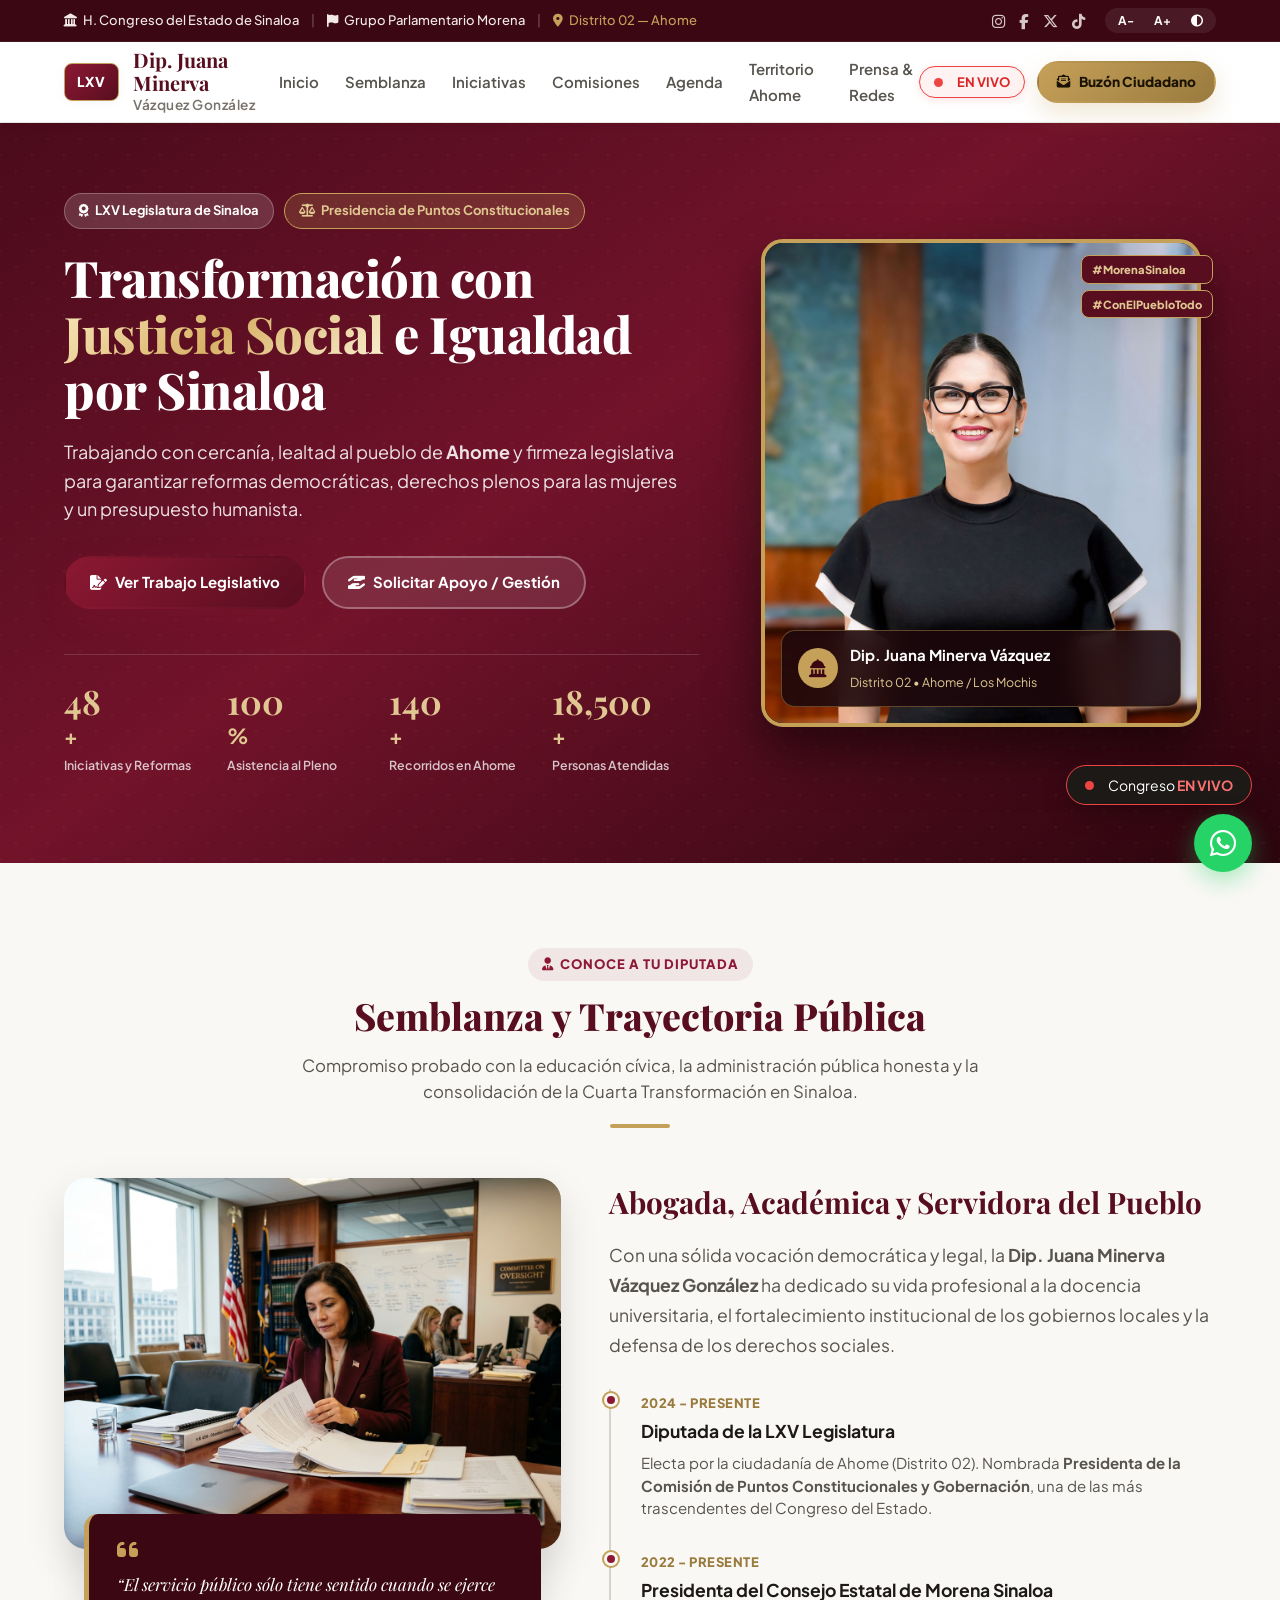
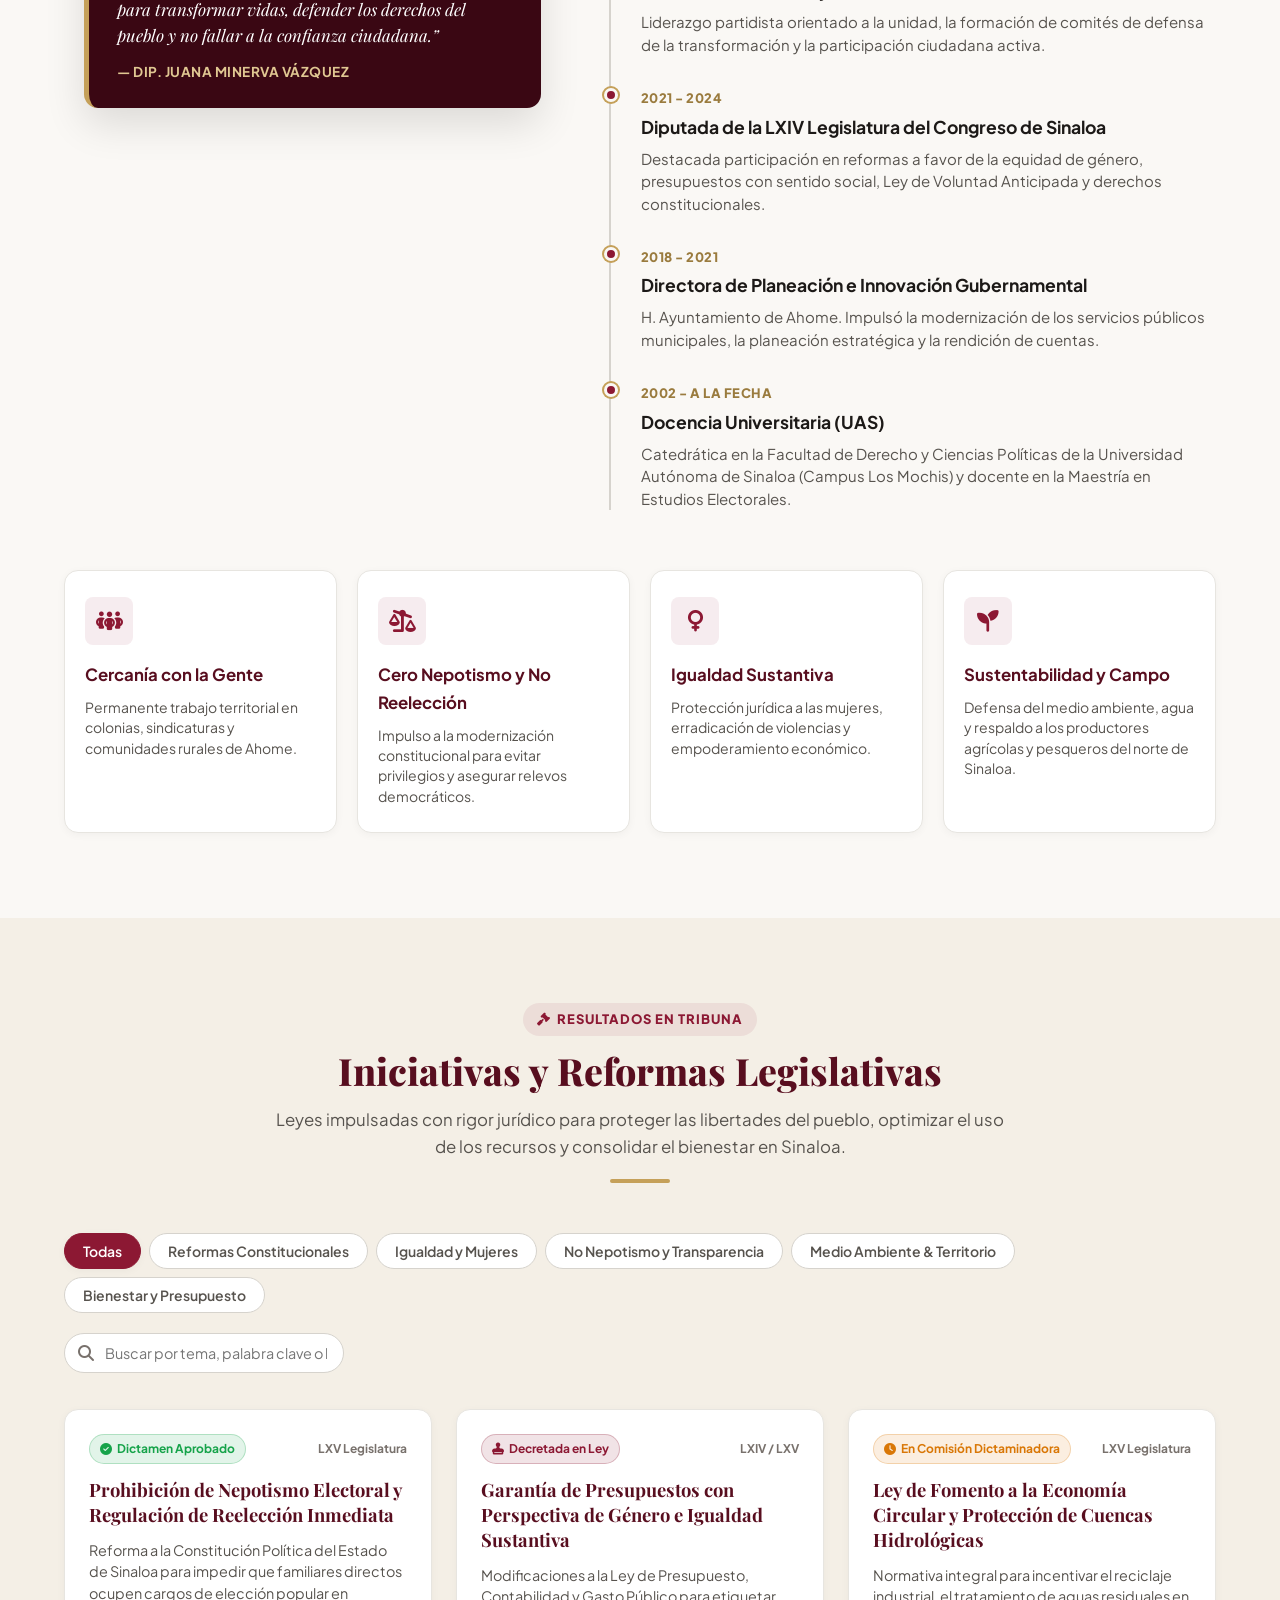
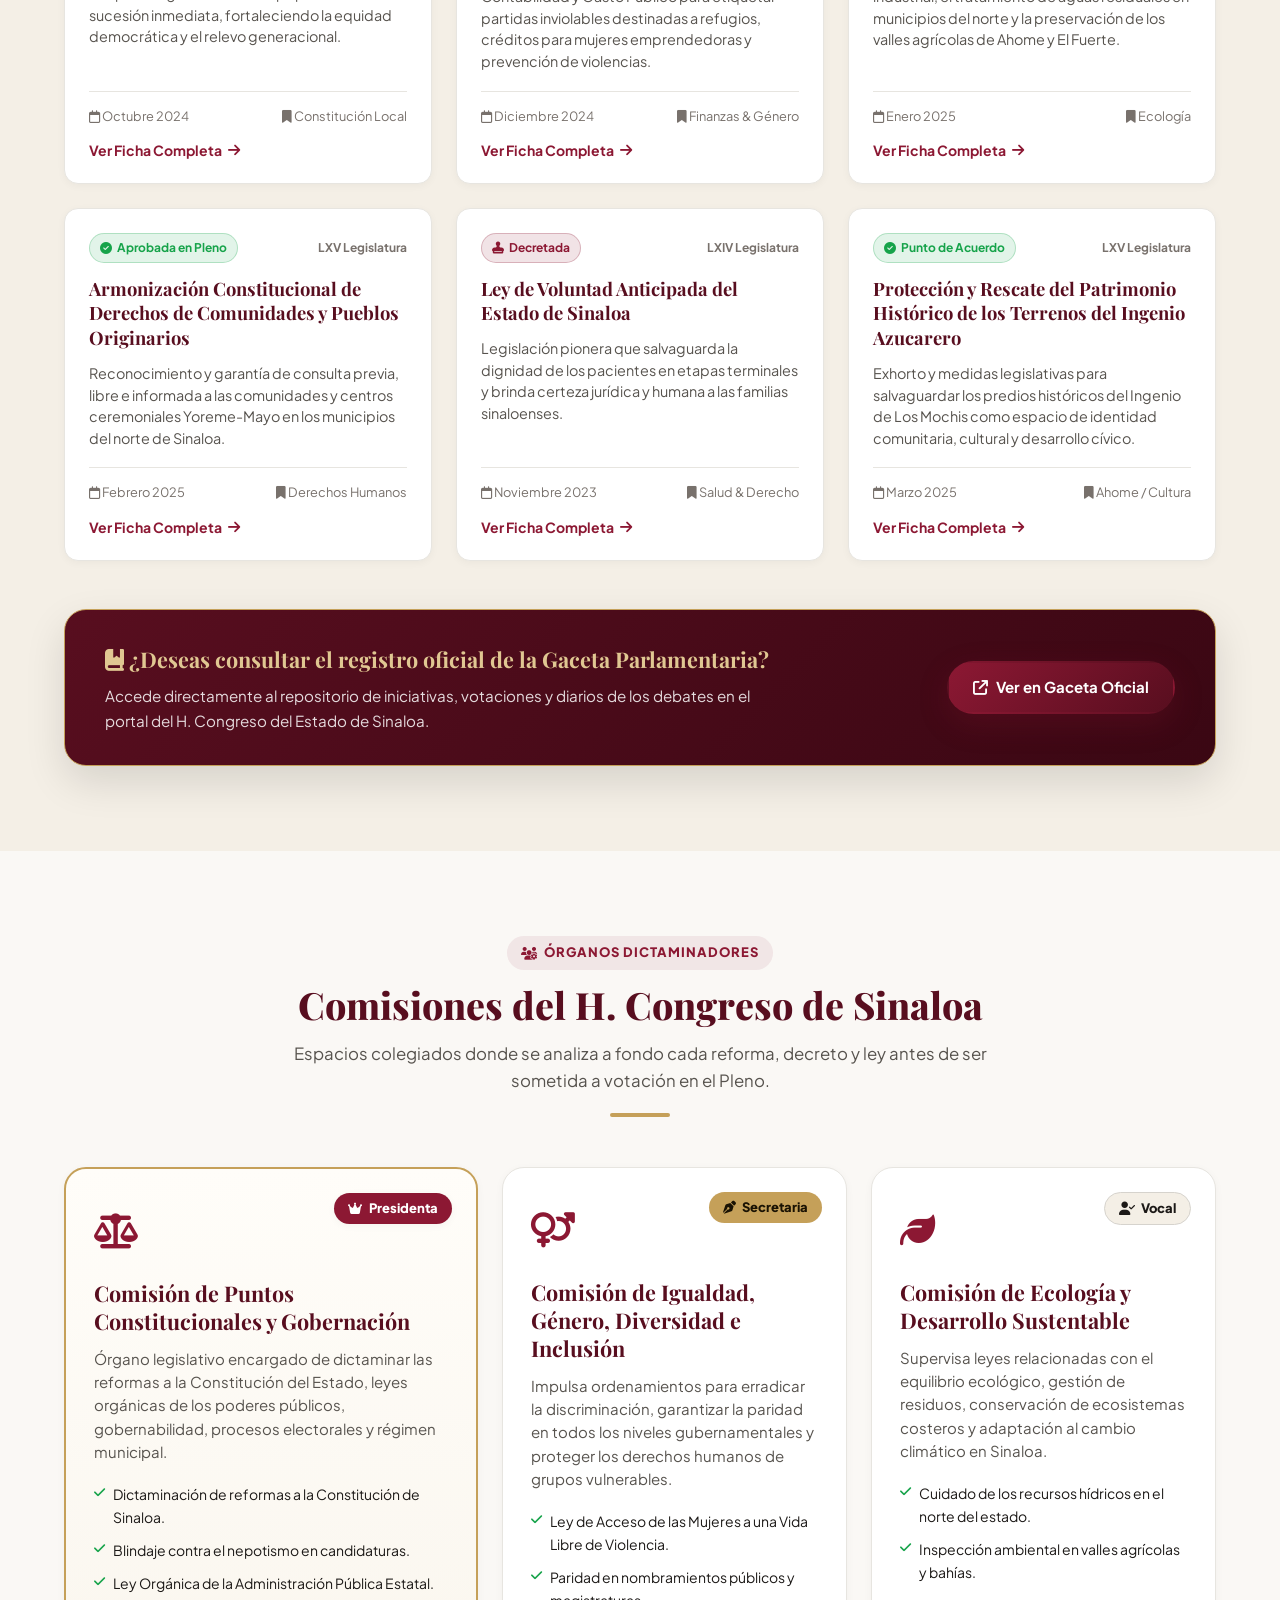
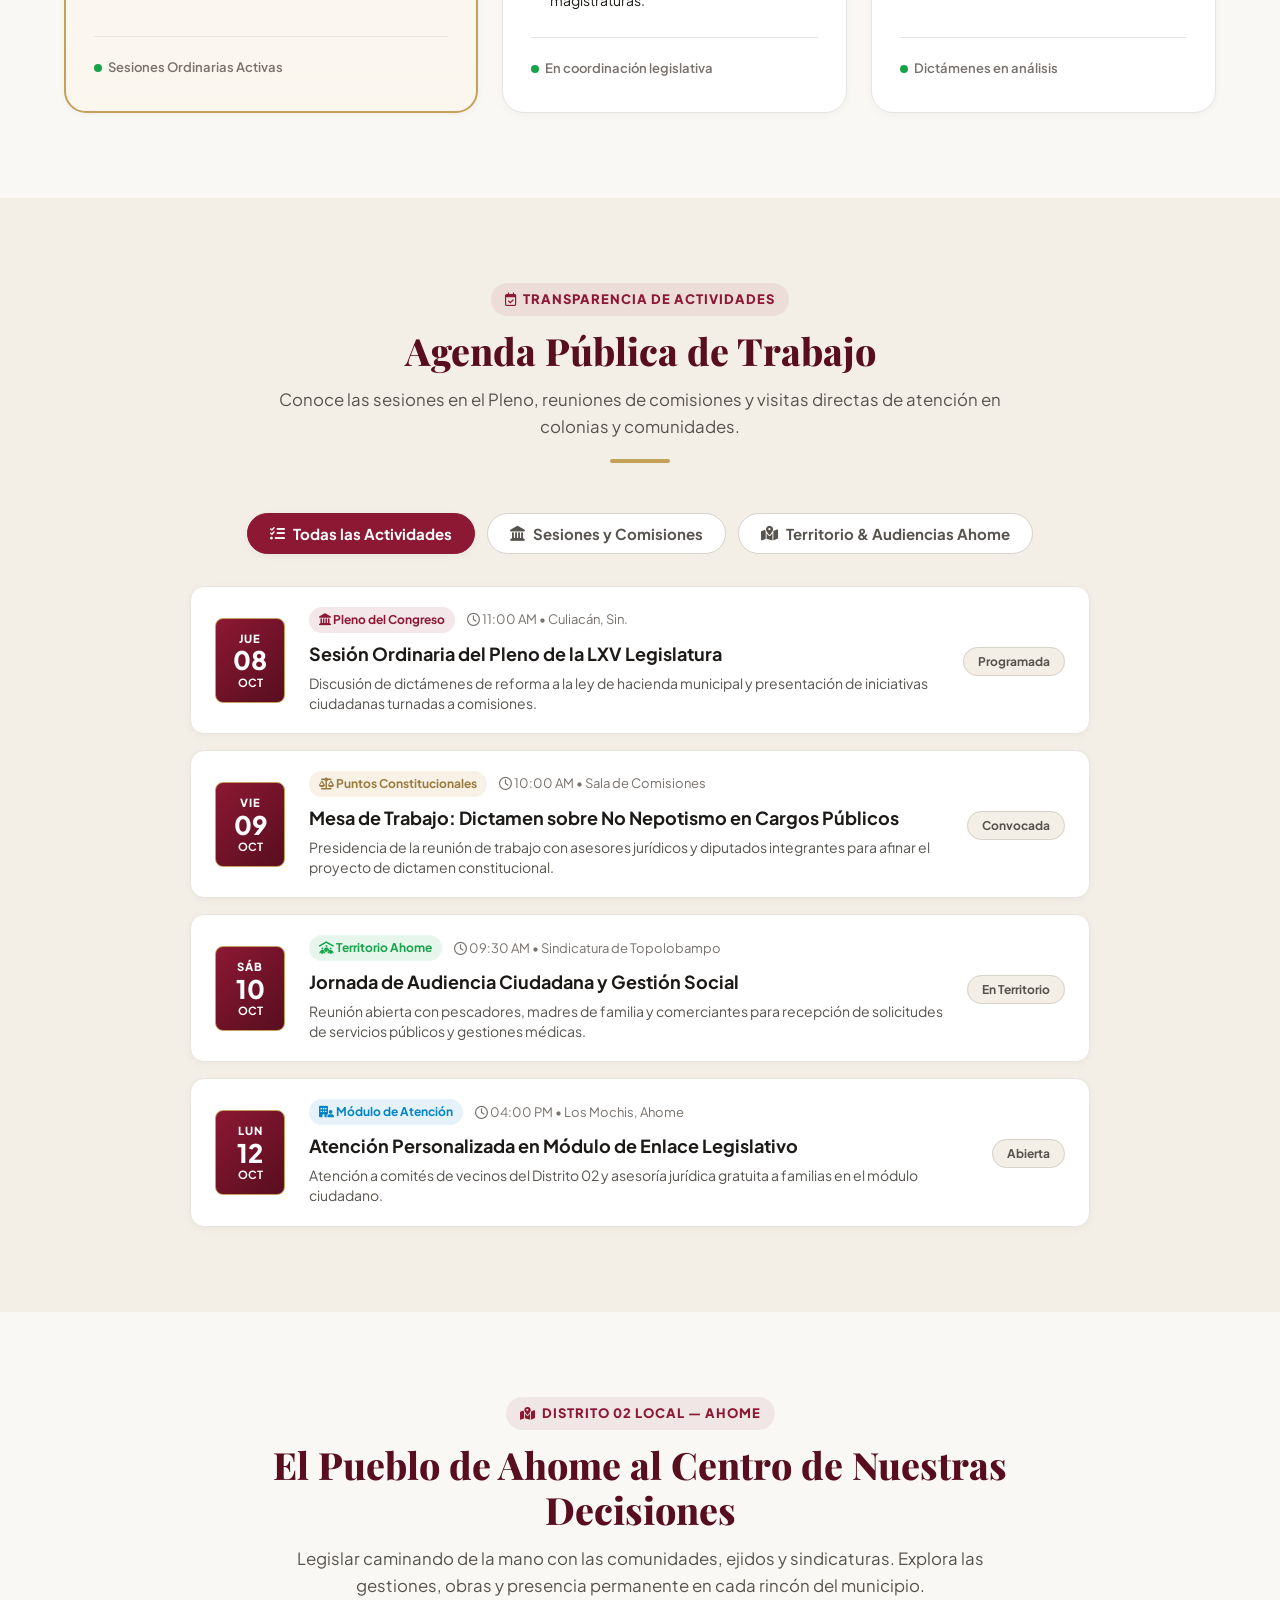
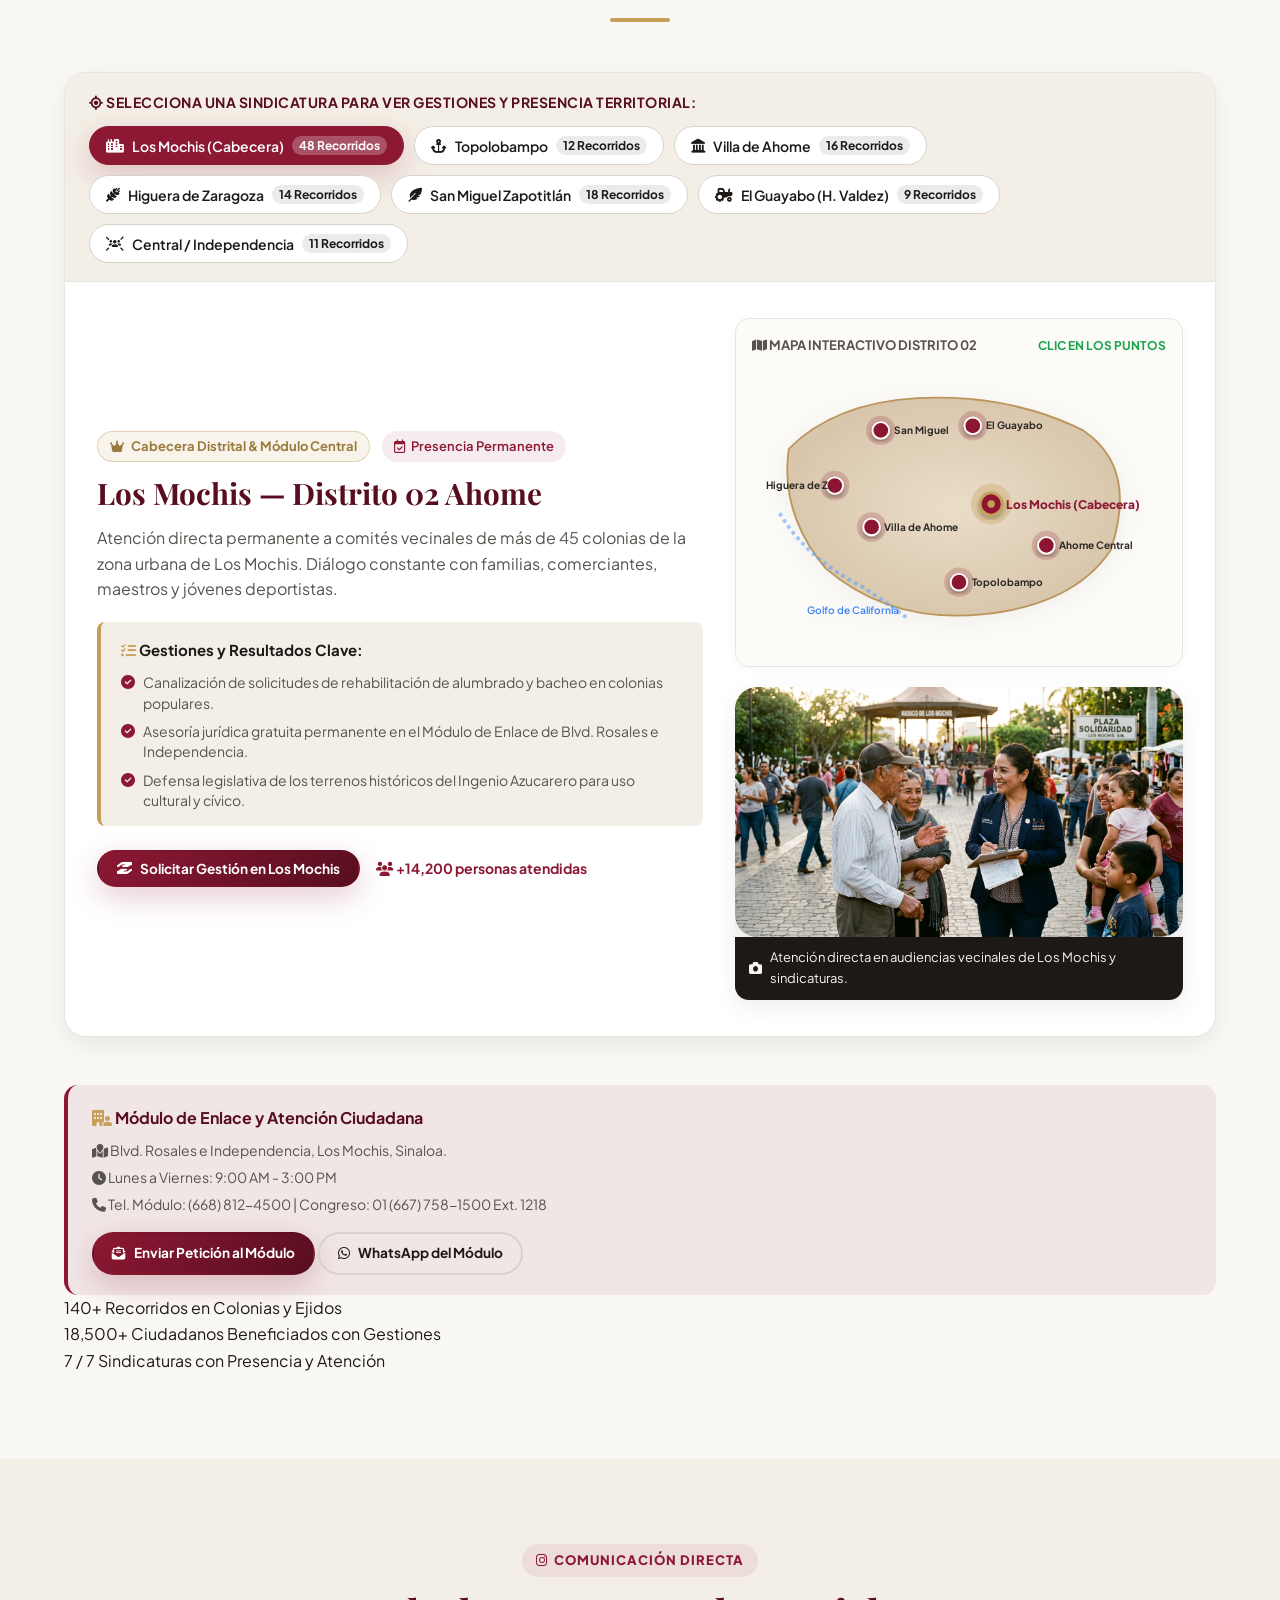
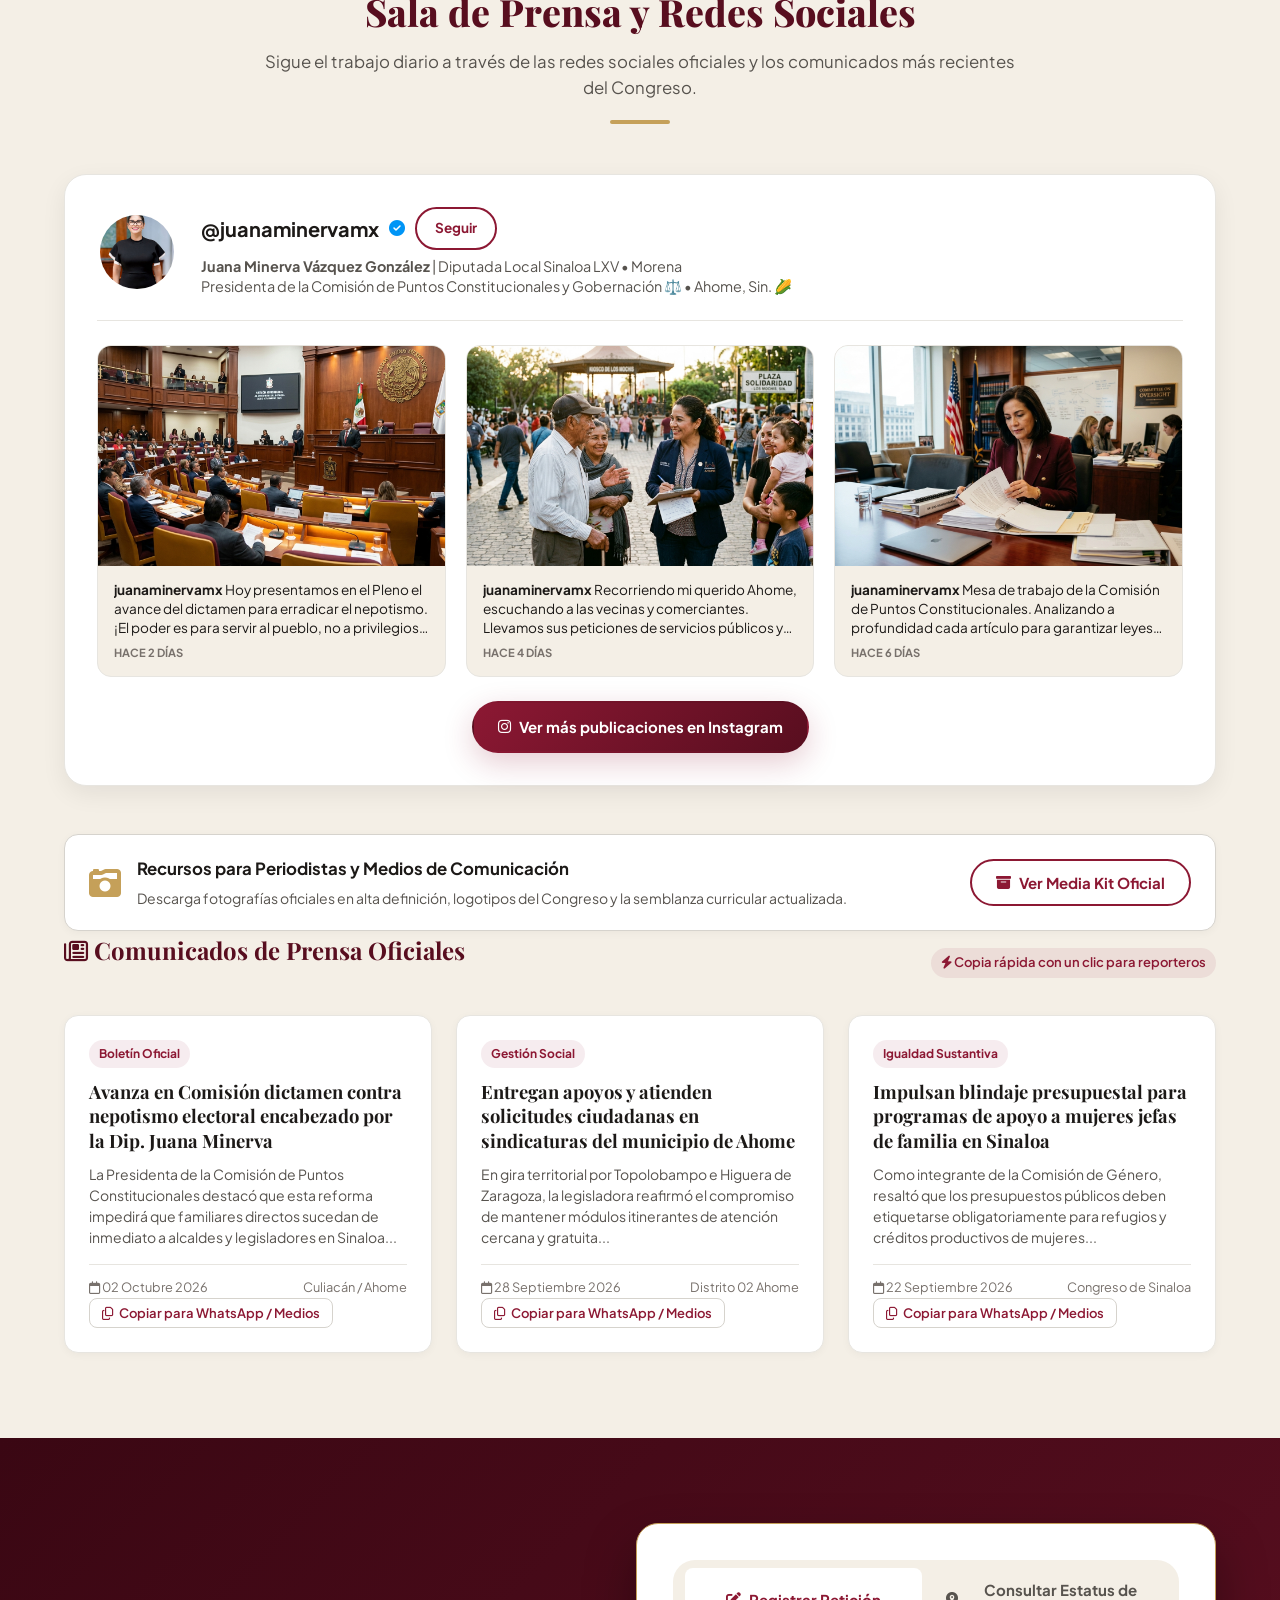
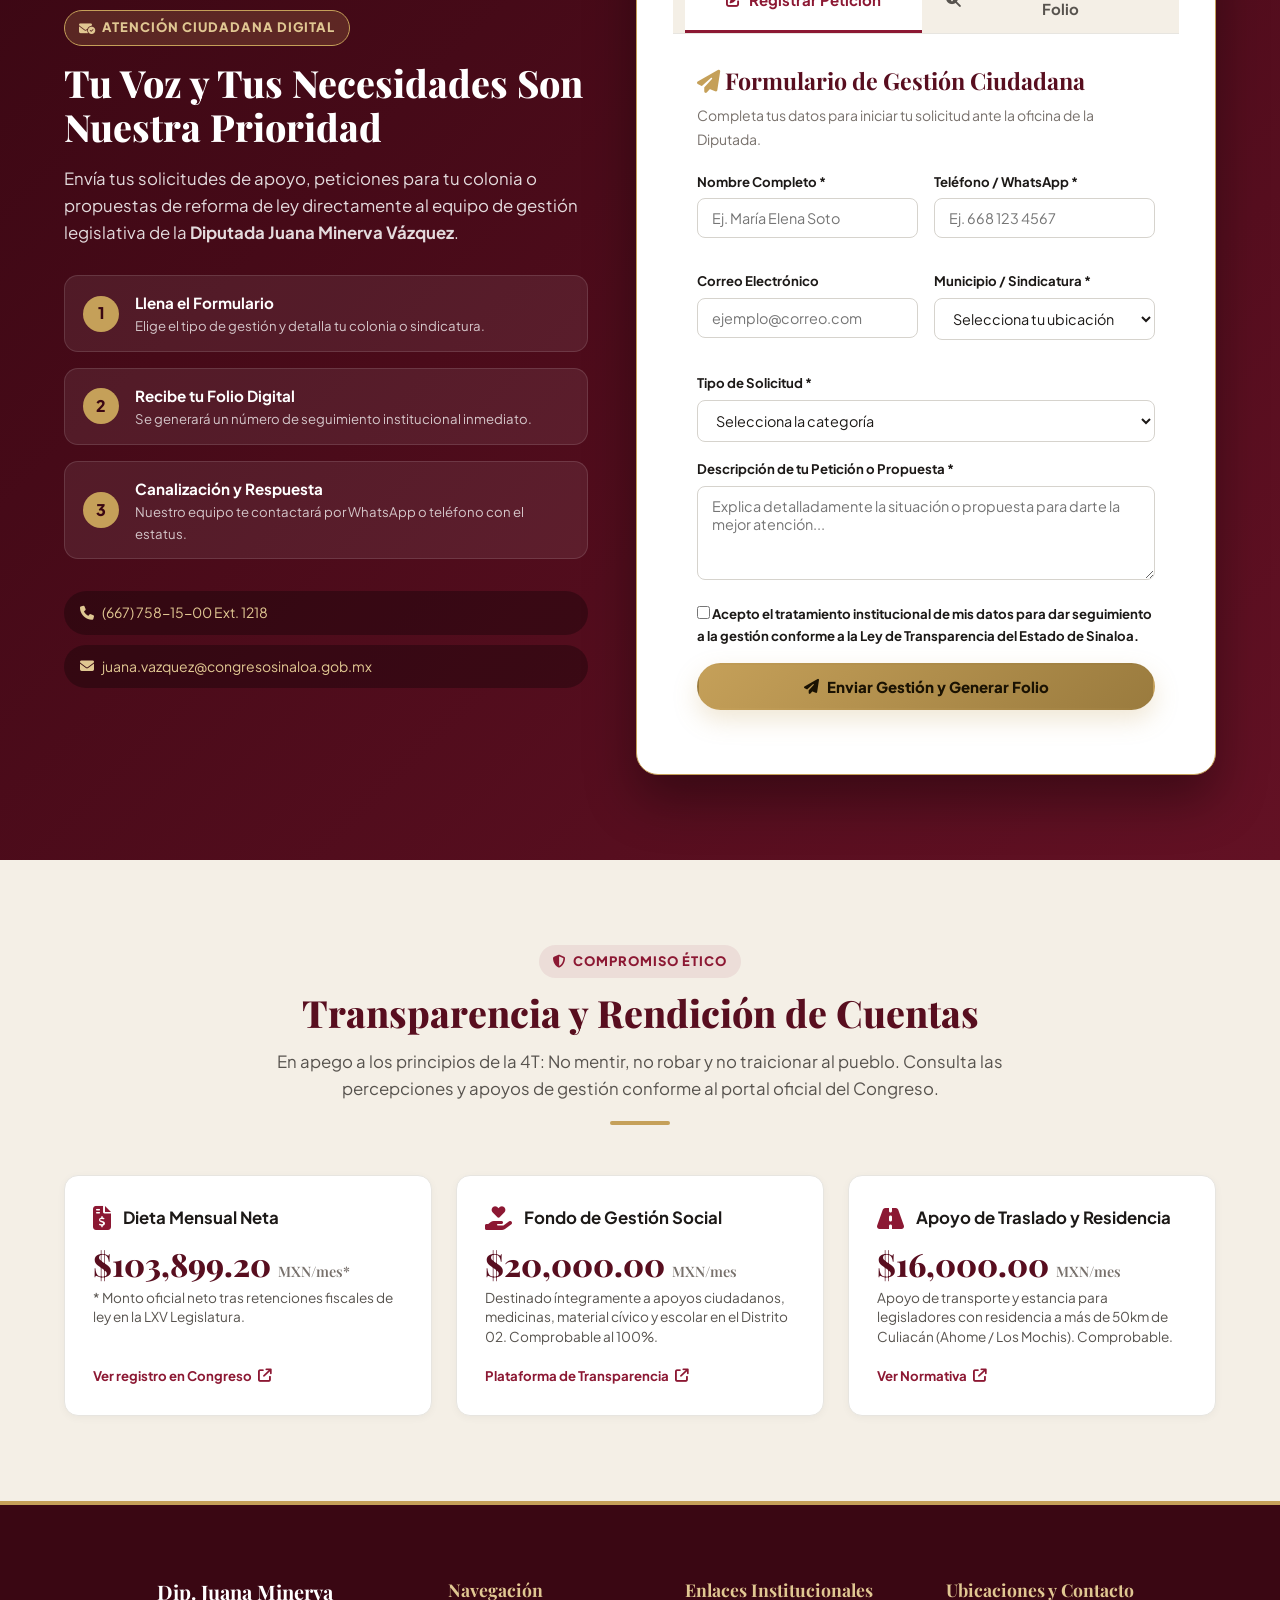
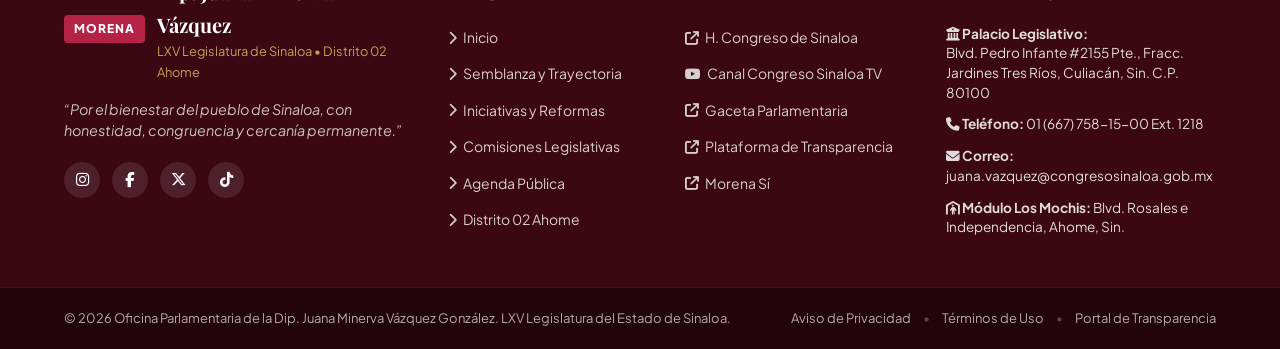
<file: index.html>
<!DOCTYPE html>
<html lang="es" data-theme="light">
<head>
    <meta charset="UTF-8">
    <meta name="viewport" content="width=device-width, initial-scale=1.0">
    <title>Dip. Juana Minerva Vázquez González | LXV Legislatura Congreso de Sinaloa - Distrito 02 Ahome</title>
    <meta name="description" content="Sitio oficial de la Diputada Juana Minerva Vázquez González. Presidenta de la Comisión de Puntos Constitucionales y Gobernación en la LXV Legislatura del H. Congreso del Estado de Sinaloa. Representante de Ahome y Morena.">
    <meta name="keywords" content="Juana Minerva Vázquez González, Diputada Sinaloa, Morena Sinaloa, Congreso Sinaloa, Ahome, Distrito 02, Los Mochis, Puntos Constitucionales, Iniciativas Sinaloa">
    <meta name="author" content="Oficina de Comunicación Social Dip. Juana Minerva Vázquez">
    
    <!-- Open Graph Meta Tags -->
    <meta property="og:title" content="Diputada Juana Minerva Vázquez González | Trabajo Legislativo y Cercanía Social">
    <meta property="og:description" content="Conoce las iniciativas, agenda legislativa, trabajo en territorio y envía tus gestiones al buzón ciudadano.">
    <meta property="og:type" content="website">
    <meta property="og:image" content="assets/img/diputada_oficial.jpg">
    
    <!-- Google Fonts -->
    <link rel="preconnect" href="https://fonts.googleapis.com">
    <link rel="preconnect" href="https://fonts.gstatic.com" crossorigin>
    <link href="https://fonts.googleapis.com/css2?family=Plus+Jakarta+Sans:wght@300;400;500;600;700;800&family=Playfair+Display:ital,wght@0,600;0,700;0,900;1,600&display=swap" rel="stylesheet">
    
    <!-- FontAwesome 6 (CDN) -->
    <link rel="stylesheet" href="https://cdnjs.cloudflare.com/ajax/libs/font-awesome/6.5.1/css/all.min.css" integrity="sha512-DTOQO9RWCH3ppGqcWaEA1BIZOC6xxalwEsw9c2QQeAIftl+Vegovlnee1c9QX4TctnWMn13TZye+giMm8e2LwA==" crossorigin="anonymous" referrerpolicy="no-referrer" />
    
    <!-- PWA & Mobile Web App -->
    <link rel="manifest" href="manifest.json">
    <meta name="theme-color" content="#8C1833">
    
    <!-- Stylesheet -->
    <link rel="stylesheet" href="css/styles.css">
</head>
<body>

    <!-- TOP ACCESSIBILITY & INSTITUTIONAL BAR -->
    <div class="top-institutional-bar">
        <div class="container top-bar-content">
            <div class="top-bar-left">
                <span class="inst-tag"><i class="fa-solid fa-landmark"></i> H. Congreso del Estado de Sinaloa</span>
                <span class="divider">|</span>
                <span class="inst-tag"><i class="fa-solid fa-flag"></i> Grupo Parlamentario Morena</span>
                <span class="divider">|</span>
                <span class="inst-tag text-gold"><i class="fa-solid fa-location-dot"></i> Distrito 02 — Ahome</span>
            </div>
            <div class="top-bar-right">
                <div class="social-top-links">
                    <a href="https://www.instagram.com/juanaminervamx/" target="_blank" rel="noopener noreferrer" aria-label="Instagram de Juana Minerva"><i class="fa-brands fa-instagram"></i></a>
                    <a href="https://www.facebook.com/juanaminervamx" target="_blank" rel="noopener noreferrer" aria-label="Facebook de Juana Minerva"><i class="fa-brands fa-facebook-f"></i></a>
                    <a href="https://x.com/juanaminervamx" target="_blank" rel="noopener noreferrer" aria-label="Twitter X"><i class="fa-brands fa-x-twitter"></i></a>
                    <a href="https://www.tiktok.com/@juanaminervamx" target="_blank" rel="noopener noreferrer" aria-label="TikTok"><i class="fa-brands fa-tiktok"></i></a>
                </div>
                <div class="accessibility-controls">
                    <button id="btn-font-dec" class="acc-btn" title="Reducir tamaño de letra" aria-label="Reducir fuente">A-</button>
                    <button id="btn-font-inc" class="acc-btn" title="Aumentar tamaño de letra" aria-label="Aumentar fuente">A+</button>
                    <button id="btn-contrast-toggle" class="acc-btn" title="Modo Alto Contraste" aria-label="Alto Contraste"><i class="fa-solid fa-circle-half-stroke"></i></button>
                </div>
            </div>
        </div>
    </div>

    <!-- MAIN NAVIGATION HEADER -->
    <header class="main-header" id="navbar">
        <div class="container header-container">
            <a href="#inicio" class="brand-identity">
                <div class="brand-emblem">
                    <span class="morena-wine-badge">LXV</span>
                </div>
                <div class="brand-text">
                    <span class="brand-name">Dip. Juana Minerva</span>
                    <span class="brand-subtitle">Vázquez González</span>
                </div>
            </a>

            <nav class="desktop-nav" aria-label="Navegación principal">
                <ul>
                    <li><a href="#inicio" class="nav-link active">Inicio</a></li>
                    <li><a href="#semblanza" class="nav-link">Semblanza</a></li>
                    <li><a href="#iniciativas" class="nav-link">Iniciativas</a></li>
                    <li><a href="#comisiones" class="nav-link">Comisiones</a></li>
                    <li><a href="#agenda" class="nav-link">Agenda</a></li>
                    <li><a href="#territorio" class="nav-link">Territorio Ahome</a></li>
                    <li><a href="#prensa" class="nav-link">Prensa & Redes</a></li>
                </ul>
            </nav>

            <div class="header-actions">
                <button class="btn btn-live-pill btn-sm" id="btn-header-live" title="Ver Sesión en Vivo de la LXV Legislatura">
                    <span class="live-pulse-dot"></span> EN VIVO
                </button>
                <a href="#buzon" class="btn btn-gold btn-sm" aria-label="Buzón Ciudadano"><i class="fa-solid fa-envelope-open-text"></i> <span class="btn-text">Buzón Ciudadano</span></a>
                <button class="mobile-menu-toggle" id="mobile-menu-btn" aria-label="Abrir menú de navegación">
                    <i class="fa-solid fa-bars"></i>
                </button>
            </div>
        </div>

        <!-- Mobile Navigation Drawer -->
        <div class="mobile-drawer" id="mobile-drawer">
            <div class="mobile-drawer-header">
                <span class="brand-name">Dip. Juana Minerva Vázquez</span>
                <button id="close-drawer-btn" aria-label="Cerrar menú"><i class="fa-solid fa-xmark"></i></button>
            </div>
            <ul class="mobile-nav-links">
                <li><button class="btn btn-live-pill btn-block mb-3" id="btn-mobile-live"><span class="live-pulse-dot"></span> Congreso de Sinaloa EN VIVO</button></li>
                <li><a href="#inicio" class="mob-link">Inicio</a></li>
                <li><a href="#semblanza" class="mob-link">Semblanza</a></li>
                <li><a href="#iniciativas" class="mob-link">Iniciativas</a></li>
                <li><a href="#comisiones" class="mob-link">Comisiones</a></li>
                <li><a href="#agenda" class="mob-link">Agenda de Trabajo</a></li>
                <li><a href="#territorio" class="mob-link">Territorio Ahome</a></li>
                <li><a href="#prensa" class="mob-link">Prensa & Redes</a></li>
                <li><a href="#transparencia" class="mob-link">Transparencia</a></li>
                <li><a href="#buzon" class="mob-link btn btn-primary mt-2">Buzón de Gestión</a></li>
            </ul>
        </div>
    </header>

    <!-- HERO SECTION -->
    <section class="hero-section" id="inicio">
        <div class="hero-pattern-overlay"></div>
        <div class="container hero-content-grid">
            <div class="hero-text-block">
                <div class="badge-row">
                    <span class="pill-badge pill-morena"><i class="fa-solid fa-award"></i> LXV Legislatura de Sinaloa</span>
                    <span class="pill-badge pill-gold"><i class="fa-solid fa-scale-balanced"></i> Presidencia de Puntos Constitucionales</span>
                </div>
                <h1 class="hero-headline">
                    Transformación con <span class="text-gradient-gold">Justicia Social</span> e Igualdad por Sinaloa
                </h1>
                <p class="hero-sublead">
                    Trabajando con cercanía, lealtad al pueblo de <strong>Ahome</strong> y firmeza legislativa para garantizar reformas democráticas, derechos plenos para las mujeres y un presupuesto humanista.
                </p>
                <div class="hero-cta-group">
                    <a href="#iniciativas" class="btn btn-primary"><i class="fa-solid fa-file-signature"></i> Ver Trabajo Legislativo</a>
                    <a href="#buzon" class="btn btn-outline-white"><i class="fa-solid fa-hand-holding-hand"></i> Solicitar Apoyo / Gestión</a>
                </div>

                <!-- Quick highlights stats -->
                <div class="hero-quick-stats">
                    <div class="stat-box">
                        <span class="stat-number" data-target="48">0</span>
                        <span class="stat-plus">+</span>
                        <p class="stat-label">Iniciativas y Reformas</p>
                    </div>
                    <div class="stat-box">
                        <span class="stat-number" data-target="100">0</span>
                        <span class="stat-plus">%</span>
                        <p class="stat-label">Asistencia al Pleno</p>
                    </div>
                    <div class="stat-box">
                        <span class="stat-number" data-target="140">0</span>
                        <span class="stat-plus">+</span>
                        <p class="stat-label">Recorridos en Ahome</p>
                    </div>
                    <div class="stat-box">
                        <span class="stat-number" data-target="18500">0</span>
                        <span class="stat-plus">+</span>
                        <p class="stat-label">Personas Atendidas</p>
                    </div>
                </div>
            </div>

            <div class="hero-visual-block">
                <div class="portrait-card-wrapper">
                    <div class="portrait-glow"></div>
                    <div class="portrait-frame">
                        <img src="assets/img/diputada_oficial.jpg" alt="Diputada Juana Minerva Vázquez González" class="portrait-img" id="hero-portrait">
                        <div class="portrait-info-floating">
                            <div class="floating-icon"><i class="fa-solid fa-landmark-dome"></i></div>
                            <div class="floating-data">
                                <strong>Dip. Juana Minerva Vázquez</strong>
                                <span>Distrito 02 • Ahome / Los Mochis</span>
                            </div>
                        </div>
                    </div>
                    <div class="decorative-ribbon">
                        <span>#MorenaSinaloa</span>
                        <span>#ConElPuebloTodo</span>
                    </div>
                </div>
            </div>
        </div>
    </section>

    <!-- SECTION: SEMBLANZA Y TRAYECTORIA -->
    <section class="section semblanza-section" id="semblanza">
        <div class="container">
            <div class="section-heading text-center">
                <span class="section-tag"><i class="fa-solid fa-user-tie"></i> Conoce a tu Diputada</span>
                <h2 class="section-title">Semblanza y Trayectoria Pública</h2>
                <p class="section-desc">Compromiso probado con la educación cívica, la administración pública honesta y la consolidación de la Cuarta Transformación en Sinaloa.</p>
                <div class="heading-line"></div>
            </div>

            <div class="semblanza-grid">
                <div class="semblanza-image-col">
                    <div class="experience-card-photo">
                        <img src="assets/img/diputada_trabajo.jpg" alt="Juana Minerva Vázquez en trabajo legislativo" class="img-fluid rounded-shadow">
                        <div class="quote-card">
                            <i class="fa-solid fa-quote-left quote-icon"></i>
                            <p>“El servicio público sólo tiene sentido cuando se ejerce para transformar vidas, defender los derechos del pueblo y no fallar a la confianza ciudadana.”</p>
                            <strong>— Dip. Juana Minerva Vázquez</strong>
                        </div>
                    </div>
                </div>

                <div class="semblanza-text-col">
                    <h3>Abogada, Académica y Servidora del Pueblo</h3>
                    <p class="lead-text">
                        Con una sólida vocación democrática y legal, la <strong>Dip. Juana Minerva Vázquez González</strong> ha dedicado su vida profesional a la docencia universitaria, el fortalecimiento institucional de los gobiernos locales y la defensa de los derechos sociales.
                    </p>
                    
                    <div class="bio-timeline">
                        <div class="timeline-item">
                            <div class="timeline-marker"></div>
                            <div class="timeline-content">
                                <span class="timeline-year">2024 - Presente</span>
                                <h4>Diputada de la LXV Legislatura</h4>
                                <p>Electa por la ciudadanía de Ahome (Distrito 02). Nombrada <strong>Presidenta de la Comisión de Puntos Constitucionales y Gobernación</strong>, una de las más trascendentes del Congreso del Estado.</p>
                            </div>
                        </div>

                        <div class="timeline-item">
                            <div class="timeline-marker"></div>
                            <div class="timeline-content">
                                <span class="timeline-year">2022 - Presente</span>
                                <h4>Presidenta del Consejo Estatal de Morena Sinaloa</h4>
                                <p>Liderazgo partidista orientado a la unidad, la formación de comités de defensa de la transformación y la participación ciudadana activa.</p>
                            </div>
                        </div>

                        <div class="timeline-item">
                            <div class="timeline-marker"></div>
                            <div class="timeline-content">
                                <span class="timeline-year">2021 - 2024</span>
                                <h4>Diputada de la LXIV Legislatura del Congreso de Sinaloa</h4>
                                <p>Destacada participación en reformas a favor de la equidad de género, presupuestos con sentido social, Ley de Voluntad Anticipada y derechos constitucionales.</p>
                            </div>
                        </div>

                        <div class="timeline-item">
                            <div class="timeline-marker"></div>
                            <div class="timeline-content">
                                <span class="timeline-year">2018 - 2021</span>
                                <h4>Directora de Planeación e Innovación Gubernamental</h4>
                                <p>H. Ayuntamiento de Ahome. Impulsó la modernización de los servicios públicos municipales, la planeación estratégica y la rendición de cuentas.</p>
                            </div>
                        </div>

                        <div class="timeline-item">
                            <div class="timeline-marker"></div>
                            <div class="timeline-content">
                                <span class="timeline-year">2002 - A la fecha</span>
                                <h4>Docencia Universitaria (UAS)</h4>
                                <p>Catedrática en la Facultad de Derecho y Ciencias Políticas de la Universidad Autónoma de Sinaloa (Campus Los Mochis) y docente en la Maestría en Estudios Electorales.</p>
                            </div>
                        </div>
                    </div>
                </div>
            </div>

            <!-- Principios y Ejes Rectores -->
            <div class="principles-row">
                <div class="principle-card">
                    <div class="principle-icon"><i class="fa-solid fa-people-group"></i></div>
                    <h4>Cercanía con la Gente</h4>
                    <p>Permanente trabajo territorial en colonias, sindicaturas y comunidades rurales de Ahome.</p>
                </div>
                <div class="principle-card">
                    <div class="principle-icon"><i class="fa-solid fa-scale-unbalanced-flip"></i></div>
                    <h4>Cero Nepotismo y No Reelección</h4>
                    <p>Impulso a la modernización constitucional para evitar privilegios y asegurar relevos democráticos.</p>
                </div>
                <div class="principle-card">
                    <div class="principle-icon"><i class="fa-solid fa-venus"></i></div>
                    <h4>Igualdad Sustantiva</h4>
                    <p>Protección jurídica a las mujeres, erradicación de violencias y empoderamiento económico.</p>
                </div>
                <div class="principle-card">
                    <div class="principle-icon"><i class="fa-solid fa-seedling"></i></div>
                    <h4>Sustentabilidad y Campo</h4>
                    <p>Defensa del medio ambiente, agua y respaldo a los productores agrícolas y pesqueros del norte de Sinaloa.</p>
                </div>
            </div>
        </div>
    </section>

    <!-- SECTION: INICIATIVAS Y TRABAJO LEGISLATIVO -->
    <section class="section iniciativas-section bg-sand" id="iniciativas">
        <div class="container">
            <div class="section-heading text-center">
                <span class="section-tag"><i class="fa-solid fa-gavel"></i> Resultados en Tribuna</span>
                <h2 class="section-title">Iniciativas y Reformas Legislativas</h2>
                <p class="section-desc">Leyes impulsadas con rigor jurídico para proteger las libertades del pueblo, optimizar el uso de los recursos y consolidar el bienestar en Sinaloa.</p>
                <div class="heading-line"></div>
            </div>

            <!-- Filter & Search Controls -->
            <div class="initiatives-filter-bar">
                <div class="filter-pills" id="initiative-filters">
                    <button class="filter-btn active" data-filter="all">Todas</button>
                    <button class="filter-btn" data-filter="constitucional">Reformas Constitucionales</button>
                    <button class="filter-btn" data-filter="mujeres">Igualdad y Mujeres</button>
                    <button class="filter-btn" data-filter="transparencia">No Nepotismo y Transparencia</button>
                    <button class="filter-btn" data-filter="sustentabilidad">Medio Ambiente & Territorio</button>
                    <button class="filter-btn" data-filter="social">Bienestar y Presupuesto</button>
                </div>
                <div class="search-box">
                    <i class="fa-solid fa-magnifying-glass"></i>
                    <input type="text" id="initiative-search" placeholder="Buscar por tema, palabra clave o ley...">
                </div>
            </div>

            <!-- Initiatives Cards Grid -->
            <div class="initiatives-grid" id="initiatives-container">
                
                <!-- Card 1 -->
                <div class="initiative-card" data-category="constitucional transparencia">
                    <div class="initiative-header">
                        <span class="init-badge badge-aprobada"><i class="fa-solid fa-circle-check"></i> Dictamen Aprobado</span>
                        <span class="init-legislatura">LXV Legislatura</span>
                    </div>
                    <h3 class="initiative-title">Prohibición de Nepotismo Electoral y Regulación de Reelección Inmediata</h3>
                    <p class="initiative-summary">
                        Reforma a la Constitución Política del Estado de Sinaloa para impedir que familiares directos ocupen cargos de elección popular en sucesión inmediata, fortaleciendo la equidad democrática y el relevo generacional.
                    </p>
                    <div class="initiative-meta">
                        <span><i class="fa-regular fa-calendar"></i> Octubre 2024</span>
                        <span><i class="fa-solid fa-bookmark"></i> Constitución Local</span>
                    </div>
                    <button class="btn-read-more" data-init-id="1">Ver Ficha Completa <i class="fa-solid fa-arrow-right"></i></button>
                </div>

                <!-- Card 2 -->
                <div class="initiative-card" data-category="mujeres">
                    <div class="initiative-header">
                        <span class="init-badge badge-decretada"><i class="fa-solid fa-stamp"></i> Decretada en Ley</span>
                        <span class="init-legislatura">LXIV / LXV</span>
                    </div>
                    <h3 class="initiative-title">Garantía de Presupuestos con Perspectiva de Género e Igualdad Sustantiva</h3>
                    <p class="initiative-summary">
                        Modificaciones a la Ley de Presupuesto, Contabilidad y Gasto Público para etiquetar partidas inviolables destinadas a refugios, créditos para mujeres emprendedoras y prevención de violencias.
                    </p>
                    <div class="initiative-meta">
                        <span><i class="fa-regular fa-calendar"></i> Diciembre 2024</span>
                        <span><i class="fa-solid fa-bookmark"></i> Finanzas & Género</span>
                    </div>
                    <button class="btn-read-more" data-init-id="2">Ver Ficha Completa <i class="fa-solid fa-arrow-right"></i></button>
                </div>

                <!-- Card 3 -->
                <div class="initiative-card" data-category="sustentabilidad">
                    <div class="initiative-header">
                        <span class="init-badge badge-proceso"><i class="fa-solid fa-clock"></i> En Comisión Dictaminadora</span>
                        <span class="init-legislatura">LXV Legislatura</span>
                    </div>
                    <h3 class="initiative-title">Ley de Fomento a la Economía Circular y Protección de Cuencas Hidrológicas</h3>
                    <p class="initiative-summary">
                        Normativa integral para incentivar el reciclaje industrial, el tratamiento de aguas residuales en municipios del norte y la preservación de los valles agrícolas de Ahome y El Fuerte.
                    </p>
                    <div class="initiative-meta">
                        <span><i class="fa-regular fa-calendar"></i> Enero 2025</span>
                        <span><i class="fa-solid fa-bookmark"></i> Ecología</span>
                    </div>
                    <button class="btn-read-more" data-init-id="3">Ver Ficha Completa <i class="fa-solid fa-arrow-right"></i></button>
                </div>

                <!-- Card 4 -->
                <div class="initiative-card" data-category="constitucional social">
                    <div class="initiative-header">
                        <span class="init-badge badge-aprobada"><i class="fa-solid fa-circle-check"></i> Aprobada en Pleno</span>
                        <span class="init-legislatura">LXV Legislatura</span>
                    </div>
                    <h3 class="initiative-title">Armonización Constitucional de Derechos de Comunidades y Pueblos Originarios</h3>
                    <p class="initiative-summary">
                        Reconocimiento y garantía de consulta previa, libre e informada a las comunidades y centros ceremoniales Yoreme-Mayo en los municipios del norte de Sinaloa.
                    </p>
                    <div class="initiative-meta">
                        <span><i class="fa-regular fa-calendar"></i> Febrero 2025</span>
                        <span><i class="fa-solid fa-bookmark"></i> Derechos Humanos</span>
                    </div>
                    <button class="btn-read-more" data-init-id="4">Ver Ficha Completa <i class="fa-solid fa-arrow-right"></i></button>
                </div>

                <!-- Card 5 -->
                <div class="initiative-card" data-category="transparencia">
                    <div class="initiative-header">
                        <span class="init-badge badge-decretada"><i class="fa-solid fa-stamp"></i> Decretada</span>
                        <span class="init-legislatura">LXIV Legislatura</span>
                    </div>
                    <h3 class="initiative-title">Ley de Voluntad Anticipada del Estado de Sinaloa</h3>
                    <p class="initiative-summary">
                        Legislación pionera que salvaguarda la dignidad de los pacientes en etapas terminales y brinda certeza jurídica y humana a las familias sinaloenses.
                    </p>
                    <div class="initiative-meta">
                        <span><i class="fa-regular fa-calendar"></i> Noviembre 2023</span>
                        <span><i class="fa-solid fa-bookmark"></i> Salud & Derecho</span>
                    </div>
                    <button class="btn-read-more" data-init-id="5">Ver Ficha Completa <i class="fa-solid fa-arrow-right"></i></button>
                </div>

                <!-- Card 6 -->
                <div class="initiative-card" data-category="sustentabilidad social">
                    <div class="initiative-header">
                        <span class="init-badge badge-aprobada"><i class="fa-solid fa-circle-check"></i> Punto de Acuerdo</span>
                        <span class="init-legislatura">LXV Legislatura</span>
                    </div>
                    <h3 class="initiative-title">Protección y Rescate del Patrimonio Histórico de los Terrenos del Ingenio Azucarero</h3>
                    <p class="initiative-summary">
                        Exhorto y medidas legislativas para salvaguardar los predios históricos del Ingenio de Los Mochis como espacio de identidad comunitaria, cultural y desarrollo cívico.
                    </p>
                    <div class="initiative-meta">
                        <span><i class="fa-regular fa-calendar"></i> Marzo 2025</span>
                        <span><i class="fa-solid fa-bookmark"></i> Ahome / Cultura</span>
                    </div>
                    <button class="btn-read-more" data-init-id="6">Ver Ficha Completa <i class="fa-solid fa-arrow-right"></i></button>
                </div>

            </div>

            <div class="gaceta-cta-banner">
                <div class="gaceta-banner-text">
                    <h4><i class="fa-solid fa-book-bookmark"></i> ¿Deseas consultar el registro oficial de la Gaceta Parlamentaria?</h4>
                    <p>Accede directamente al repositorio de iniciativas, votaciones y diarios de los debates en el portal del H. Congreso del Estado de Sinaloa.</p>
                </div>
                <a href="https://gaceta.congresosinaloa.gob.mx/#/iniciativas?legi=65&diputado=010538&grupo=010301" target="_blank" rel="noopener noreferrer" class="btn btn-primary"><i class="fa-solid fa-arrow-up-right-from-square"></i> Ver en Gaceta Oficial</a>
            </div>
        </div>
    </section>

    <!-- SECTION: COMISIONES LEGISLATIVAS -->
    <section class="section comisiones-section" id="comisiones">
        <div class="container">
            <div class="section-heading text-center">
                <span class="section-tag"><i class="fa-solid fa-users-gear"></i> Órganos Dictaminadores</span>
                <h2 class="section-title">Comisiones del H. Congreso de Sinaloa</h2>
                <p class="section-desc">Espacios colegiados donde se analiza a fondo cada reforma, decreto y ley antes de ser sometida a votación en el Pleno.</p>
                <div class="heading-line"></div>
            </div>

            <div class="comisiones-cards-grid">
                
                <!-- Comisión 1: Presidencia -->
                <div class="comision-card comision-featured">
                    <div class="comision-badge-role president"><i class="fa-solid fa-crown"></i> Presidenta</div>
                    <div class="comision-icon-big"><i class="fa-solid fa-scale-balanced"></i></div>
                    <h3>Comisión de Puntos Constitucionales y Gobernación</h3>
                    <p class="comision-text">
                        Órgano legislativo encargado de dictaminar las reformas a la Constitución del Estado, leyes orgánicas de los poderes públicos, gobernabilidad, procesos electorales y régimen municipal.
                    </p>
                    <ul class="comision-highlights">
                        <li><i class="fa-solid fa-check"></i> Dictaminación de reformas a la Constitución de Sinaloa.</li>
                        <li><i class="fa-solid fa-check"></i> Blindaje contra el nepotismo en candidaturas.</li>
                        <li><i class="fa-solid fa-check"></i> Ley Orgánica de la Administración Pública Estatal.</li>
                    </ul>
                    <div class="comision-footer">
                        <span class="status-indicator live"><span class="dot"></span> Sesiones Ordinarias Activas</span>
                    </div>
                </div>

                <!-- Comisión 2: Igualdad -->
                <div class="comision-card">
                    <div class="comision-badge-role secretary"><i class="fa-solid fa-pen-nib"></i> Secretaria</div>
                    <div class="comision-icon-big"><i class="fa-solid fa-venus-mars"></i></div>
                    <h3>Comisión de Igualdad, Género, Diversidad e Inclusión</h3>
                    <p class="comision-text">
                        Impulsa ordenamientos para erradicar la discriminación, garantizar la paridad en todos los niveles gubernamentales y proteger los derechos humanos de grupos vulnerables.
                    </p>
                    <ul class="comision-highlights">
                        <li><i class="fa-solid fa-check"></i> Ley de Acceso de las Mujeres a una Vida Libre de Violencia.</li>
                        <li><i class="fa-solid fa-check"></i> Paridad en nombramientos públicos y magistraturas.</li>
                    </ul>
                    <div class="comision-footer">
                        <span class="status-indicator"><span class="dot"></span> En coordinación legislativa</span>
                    </div>
                </div>

                <!-- Comisión 3: Ecología -->
                <div class="comision-card">
                    <div class="comision-badge-role vocal"><i class="fa-solid fa-user-check"></i> Vocal</div>
                    <div class="comision-icon-big"><i class="fa-solid fa-leaf"></i></div>
                    <h3>Comisión de Ecología y Desarrollo Sustentable</h3>
                    <p class="comision-text">
                        Supervisa leyes relacionadas con el equilibrio ecológico, gestión de residuos, conservación de ecosistemas costeros y adaptación al cambio climático en Sinaloa.
                    </p>
                    <ul class="comision-highlights">
                        <li><i class="fa-solid fa-check"></i> Cuidado de los recursos hídricos en el norte del estado.</li>
                        <li><i class="fa-solid fa-check"></i> Inspección ambiental en valles agrícolas y bahías.</li>
                    </ul>
                    <div class="comision-footer">
                        <span class="status-indicator"><span class="dot"></span> Dictámenes en análisis</span>
                    </div>
                </div>

            </div>
        </div>
    </section>

    <!-- SECTION: AGENDA Y EVENTOS -->
    <section class="section agenda-section bg-sand" id="agenda">
        <div class="container">
            <div class="section-heading text-center">
                <span class="section-tag"><i class="fa-regular fa-calendar-check"></i> Transparencia de Actividades</span>
                <h2 class="section-title">Agenda Pública de Trabajo</h2>
                <p class="section-desc">Conoce las sesiones en el Pleno, reuniones de comisiones y visitas directas de atención en colonias y comunidades.</p>
                <div class="heading-line"></div>
            </div>

            <div class="agenda-layout">
                <div class="agenda-tabs-header">
                    <button class="agenda-tab active" data-target="todas-actividades"><i class="fa-solid fa-list-check"></i> Todas las Actividades</button>
                    <button class="agenda-tab" data-target="pleno-comisiones"><i class="fa-solid fa-landmark"></i> Sesiones y Comisiones</button>
                    <button class="agenda-tab" data-target="territorio-eventos"><i class="fa-solid fa-map-location-dot"></i> Territorio & Audiencias Ahome</button>
                </div>

                <div class="agenda-timeline-cards">
                    
                    <!-- Event 1 -->
                    <div class="agenda-event-item" data-category="pleno-comisiones">
                        <div class="event-date-badge">
                            <span class="day">JUE</span>
                            <span class="num">08</span>
                            <span class="month">OCT</span>
                        </div>
                        <div class="event-info">
                            <div class="event-meta-tags">
                                <span class="tag-badge badge-congreso"><i class="fa-solid fa-landmark"></i> Pleno del Congreso</span>
                                <span class="tag-time"><i class="fa-regular fa-clock"></i> 11:00 AM • Culiacán, Sin.</span>
                            </div>
                            <h3 class="event-title">Sesión Ordinaria del Pleno de la LXV Legislatura</h3>
                            <p class="event-desc">Discusión de dictámenes de reforma a la ley de hacienda municipal y presentación de iniciativas ciudadanas turnadas a comisiones.</p>
                        </div>
                        <div class="event-action">
                            <span class="badge-status-upcoming">Programada</span>
                        </div>
                    </div>

                    <!-- Event 2 -->
                    <div class="agenda-event-item" data-category="pleno-comisiones">
                        <div class="event-date-badge">
                            <span class="day">VIE</span>
                            <span class="num">09</span>
                            <span class="month">OCT</span>
                        </div>
                        <div class="event-info">
                            <div class="event-meta-tags">
                                <span class="tag-badge badge-comision"><i class="fa-solid fa-scale-balanced"></i> Puntos Constitucionales</span>
                                <span class="tag-time"><i class="fa-regular fa-clock"></i> 10:00 AM • Sala de Comisiones</span>
                            </div>
                            <h3 class="event-title">Mesa de Trabajo: Dictamen sobre No Nepotismo en Cargos Públicos</h3>
                            <p class="event-desc">Presidencia de la reunión de trabajo con asesores jurídicos y diputados integrantes para afinar el proyecto de dictamen constitucional.</p>
                        </div>
                        <div class="event-action">
                            <span class="badge-status-upcoming">Convocada</span>
                        </div>
                    </div>

                    <!-- Event 3 -->
                    <div class="agenda-event-item" data-category="territorio-eventos">
                        <div class="event-date-badge">
                            <span class="day">SÁB</span>
                            <span class="num">10</span>
                            <span class="month">OCT</span>
                        </div>
                        <div class="event-info">
                            <div class="event-meta-tags">
                                <span class="tag-badge badge-territorio"><i class="fa-solid fa-people-roof"></i> Territorio Ahome</span>
                                <span class="tag-time"><i class="fa-regular fa-clock"></i> 09:30 AM • Sindicatura de Topolobampo</span>
                            </div>
                            <h3 class="event-title">Jornada de Audiencia Ciudadana y Gestión Social</h3>
                            <p class="event-desc">Reunión abierta con pescadores, madres de familia y comerciantes para recepción de solicitudes de servicios públicos y gestiones médicas.</p>
                        </div>
                        <div class="event-action">
                            <span class="badge-status-upcoming">En Territorio</span>
                        </div>
                    </div>

                    <!-- Event 4 -->
                    <div class="agenda-event-item" data-category="territorio-eventos">
                        <div class="event-date-badge">
                            <span class="day">LUN</span>
                            <span class="num">12</span>
                            <span class="month">OCT</span>
                        </div>
                        <div class="event-info">
                            <div class="event-meta-tags">
                                <span class="tag-badge badge-modulo"><i class="fa-solid fa-building-user"></i> Módulo de Atención</span>
                                <span class="tag-time"><i class="fa-regular fa-clock"></i> 04:00 PM • Los Mochis, Ahome</span>
                            </div>
                            <h3 class="event-title">Atención Personalizada en Módulo de Enlace Legislativo</h3>
                            <p class="event-desc">Atención a comités de vecinos del Distrito 02 y asesoría jurídica gratuita a familias en el módulo ciudadano.</p>
                        </div>
                        <div class="event-action">
                            <span class="badge-status-upcoming">Abierta</span>
                        </div>
                    </div>

                </div>
            </div>
        </div>
    </section>

    <!-- SECTION: TERRITORIO Y DISTRITO 02 AHOME (EXPLORADOR TERRITORIAL INTERACTIVO) -->
    <section class="section territorio-section" id="territorio">
        <div class="container">
            <div class="section-heading text-center">
                <span class="section-tag"><i class="fa-solid fa-map-location-dot"></i> Distrito 02 Local — Ahome</span>
                <h2 class="section-title">El Pueblo de Ahome al Centro de Nuestras Decisiones</h2>
                <p class="section-desc">Legislar caminando de la mano con las comunidades, ejidos y sindicaturas. Explora las gestiones, obras y presencia permanente en cada rincón del municipio.</p>
                <div class="heading-line"></div>
            </div>

            <!-- Interactive Sindicaturas Explorer -->
            <div class="territorio-interactive-container">
                <div class="sindicaturas-nav-bar">
                    <span class="nav-bar-label"><i class="fa-solid fa-location-crosshairs"></i> Selecciona una sindicatura para ver gestiones y presencia territorial:</span>
                    <div class="sindicaturas-pills-list" id="sindicaturas-pills">
                        <button class="sindicatura-pill active" data-sind="mochis">
                            <i class="fa-solid fa-city"></i> Los Mochis (Cabecera)
                            <span class="sind-badge">48 Recorridos</span>
                        </button>
                        <button class="sindicatura-pill" data-sind="topolobampo">
                            <i class="fa-solid fa-anchor"></i> Topolobampo
                            <span class="sind-badge">12 Recorridos</span>
                        </button>
                        <button class="sindicatura-pill" data-sind="villa-ahome">
                            <i class="fa-solid fa-landmark"></i> Villa de Ahome
                            <span class="sind-badge">16 Recorridos</span>
                        </button>
                        <button class="sindicatura-pill" data-sind="higuera">
                            <i class="fa-solid fa-wheat-awn"></i> Higuera de Zaragoza
                            <span class="sind-badge">14 Recorridos</span>
                        </button>
                        <button class="sindicatura-pill" data-sind="san-miguel">
                            <i class="fa-solid fa-feather-pointed"></i> San Miguel Zapotitlán
                            <span class="sind-badge">18 Recorridos</span>
                        </button>
                        <button class="sindicatura-pill" data-sind="el-guayabo">
                            <i class="fa-solid fa-tractor"></i> El Guayabo (H. Valdez)
                            <span class="sind-badge">9 Recorridos</span>
                        </button>
                        <button class="sindicatura-pill" data-sind="central">
                            <i class="fa-solid fa-users-rays"></i> Central / Independencia
                            <span class="sind-badge">11 Recorridos</span>
                        </button>
                    </div>
                </div>

                <!-- Active Territory Presentation Grid -->
                <div class="territorio-display-grid" id="territorio-display-card">
                    <div class="territorio-card-info">
                        <div class="sind-header-meta">
                            <span class="sind-category-tag" id="sind-cat-tag"><i class="fa-solid fa-crown"></i> Cabecera Distrital & Módulo Central</span>
                            <span class="sind-visit-badge" id="sind-visit-badge"><i class="fa-regular fa-calendar-check"></i> Presencia Permanente</span>
                        </div>
                        <h3 class="sind-title" id="sind-title">Los Mochis — Distrito 02 Ahome</h3>
                        <p class="sind-description" id="sind-desc">
                            Atención directa permanente a comités vecinales de más de 45 colonias de la zona urbana de Los Mochis. Diálogo constante con familias, comerciantes, maestros y jóvenes deportistas.
                        </p>
                        
                        <div class="sind-achievements-box">
                            <h4><i class="fa-solid fa-list-check text-gold"></i> Gestiones y Resultados Clave:</h4>
                            <ul class="sind-achievements-list" id="sind-achievements">
                                <li><i class="fa-solid fa-circle-check text-morena"></i> Canalización de solicitudes de rehabilitación de alumbrado y bacheo en colonias populares.</li>
                                <li><i class="fa-solid fa-circle-check text-morena"></i> Asesoría jurídica gratuita permanente en el Módulo de Enlace de Blvd. Rosales e Independencia.</li>
                                <li><i class="fa-solid fa-circle-check text-morena"></i> Defensa legislativa de los terrenos históricos del Ingenio Azucarero para uso cultural y cívico.</li>
                            </ul>
                        </div>

                        <div class="sind-cta-row">
                            <button class="btn btn-primary btn-sm" id="btn-request-in-sind" onclick="preselectSindicaturaInForm('Ahome - Los Mochis')">
                                <i class="fa-solid fa-hand-holding-hand"></i> Solicitar Gestión en Los Mochis
                            </button>
                            <span class="sind-people-count" id="sind-people"><i class="fa-solid fa-users"></i> +14,200 personas atendidas</span>
                        </div>
                    </div>

                    <div class="territorio-card-media">
                        <div class="territorio-map-interactive-view">
                            <div class="mini-map-header">
                                <span><i class="fa-solid fa-map"></i> Mapa Interactivo Distrito 02</span>
                                <span class="map-live-indicator"><span class="dot"></span> Clic en los puntos</span>
                            </div>
                            <!-- Stylized SVG Map of Ahome -->
                            <div class="ahome-svg-map-wrapper">
                                <svg viewBox="0 0 450 300" class="ahome-district-svg" id="ahome-svg-map">
                                    <defs>
                                        <radialGradient id="grad-sinaloa" cx="50%" cy="50%" r="50%">
                                            <stop offset="0%" stop-color="#EADDC8" />
                                            <stop offset="100%" stop-color="#D9C7AD" />
                                        </radialGradient>
                                        <filter id="shadow-pin" x="-20%" y="-20%" width="140%" height="140%">
                                            <feDropShadow dx="0" dy="3" stdDeviation="3" flood-color="#000" flood-opacity="0.3"/>
                                        </filter>
                                    </defs>
                                    <!-- Ahome Stylized Outline -->
                                    <path d="M 40,90 Q 90,40 180,35 Q 280,30 360,70 Q 420,110 390,200 Q 350,260 250,270 Q 150,280 80,220 Q 30,160 40,90 Z" 
                                          fill="url(#grad-sinaloa)" stroke="#BC955C" stroke-width="2" />
                                    <!-- Gulf of California coast water hint -->
                                    <path d="M 30,160 Q 60,210 120,240 Q 150,260 170,275" fill="none" stroke="#60A5FA" stroke-width="4" stroke-dasharray="4 4" opacity="0.6"/>
                                    <text x="60" y="270" font-size="11" fill="#3B82F6" font-weight="600">Golfo de California</text>
                                    
                                    <!-- Interactive Pin: San Miguel -->
                                    <g class="map-pin-group" data-pin="san-miguel" transform="translate(140, 70)">
                                        <circle r="16" fill="#8C1833" opacity="0.2" class="pin-radar" />
                                        <circle r="9" fill="#8C1833" stroke="#FFF" stroke-width="2" filter="url(#shadow-pin)" />
                                        <text x="14" y="4" font-size="11" font-weight="700" fill="#2C2825">San Miguel</text>
                                    </g>
                                    <!-- Interactive Pin: Higuera de Zaragoza -->
                                    <g class="map-pin-group" data-pin="higuera" transform="translate(90, 130)">
                                        <circle r="16" fill="#8C1833" opacity="0.2" class="pin-radar" />
                                        <circle r="9" fill="#8C1833" stroke="#FFF" stroke-width="2" filter="url(#shadow-pin)" />
                                        <text x="-75" y="4" font-size="11" font-weight="700" fill="#2C2825">Higuera de Z.</text>
                                    </g>
                                    <!-- Interactive Pin: El Guayabo -->
                                    <g class="map-pin-group" data-pin="el-guayabo" transform="translate(240, 65)">
                                        <circle r="16" fill="#8C1833" opacity="0.2" class="pin-radar" />
                                        <circle r="9" fill="#8C1833" stroke="#FFF" stroke-width="2" filter="url(#shadow-pin)" />
                                        <text x="14" y="4" font-size="11" font-weight="700" fill="#2C2825">El Guayabo</text>
                                    </g>
                                    <!-- Interactive Pin: Villa de Ahome -->
                                    <g class="map-pin-group" data-pin="villa-ahome" transform="translate(130, 175)">
                                        <circle r="16" fill="#8C1833" opacity="0.2" class="pin-radar" />
                                        <circle r="9" fill="#8C1833" stroke="#FFF" stroke-width="2" filter="url(#shadow-pin)" />
                                        <text x="14" y="4" font-size="11" font-weight="700" fill="#2C2825">Villa de Ahome</text>
                                    </g>
                                    <!-- Interactive Pin: Los Mochis (Cabecera - highlighted) -->
                                    <g class="map-pin-group active-pin" data-pin="mochis" transform="translate(260, 150)">
                                        <circle r="22" fill="#C5A059" opacity="0.35" class="pin-radar" />
                                        <circle r="12" fill="#8C1833" stroke="#C5A059" stroke-width="3" filter="url(#shadow-pin)" />
                                        <circle r="4" fill="#C5A059" />
                                        <text x="16" y="5" font-size="13" font-weight="800" fill="#8C1833">Los Mochis (Cabecera)</text>
                                    </g>
                                    <!-- Interactive Pin: Topolobampo -->
                                    <g class="map-pin-group" data-pin="topolobampo" transform="translate(225, 235)">
                                        <circle r="16" fill="#8C1833" opacity="0.2" class="pin-radar" />
                                        <circle r="9" fill="#8C1833" stroke="#FFF" stroke-width="2" filter="url(#shadow-pin)" />
                                        <text x="14" y="4" font-size="11" font-weight="700" fill="#2C2825">Topolobampo</text>
                                    </g>
                                    <!-- Interactive Pin: Central -->
                                    <g class="map-pin-group" data-pin="central" transform="translate(320, 195)">
                                        <circle r="16" fill="#8C1833" opacity="0.2" class="pin-radar" />
                                        <circle r="9" fill="#8C1833" stroke="#FFF" stroke-width="2" filter="url(#shadow-pin)" />
                                        <text x="14" y="4" font-size="11" font-weight="700" fill="#2C2825">Ahome Central</text>
                                    </g>
                                </svg>
                            </div>
                        </div>

                        <!-- Territory Photo Context -->
                        <div class="territorio-photo-holder">
                            <img src="assets/img/territorio_ahome.jpg" alt="Diputada Juana Minerva en territorio Ahome" id="sind-photo" class="img-fluid rounded-shadow">
                            <div class="photo-territorio-caption" id="sind-photo-caption">
                                <i class="fa-solid fa-camera"></i> Atención directa en audiencias vecinales de Los Mochis y sindicaturas.
                            </div>
                        </div>
                    </div>
                </div>
            </div>

            <!-- Modulo de Enlace & Territory Stats -->
            <div class="territorio-footer-grid mt-5">
                <div class="modulo-contact-card">
                    <h4><i class="fa-solid fa-building-user text-gold"></i> Módulo de Enlace y Atención Ciudadana</h4>
                    <p><i class="fa-solid fa-map-location"></i> Blvd. Rosales e Independencia, Los Mochis, Sinaloa.</p>
                    <p><i class="fa-solid fa-clock"></i> Lunes a Viernes: 9:00 AM - 3:00 PM</p>
                    <p><i class="fa-solid fa-phone"></i> Tel. Módulo: (668) 812-4500 | Congreso: 01 (667) 758-1500 Ext. 1218</p>
                    <div class="modulo-actions mt-2">
                        <a href="#buzon" class="btn btn-sm btn-primary"><i class="fa-solid fa-envelope-open-text"></i> Enviar Petición al Módulo</a>
                        <a href="https://wa.me/526688124500?text=Hola%20Diputada%20Juana%20Minerva%2C%20quisiera%20agendar%20una%20audiencia%20en%20el%20m%C3%B3dulo%20de%20Los%20Mochis." target="_blank" rel="noopener noreferrer" class="btn btn-sm btn-outline-dark"><i class="fa-brands fa-whatsapp"></i> WhatsApp del Módulo</a>
                    </div>
                </div>

                <div class="territorio-stats-summary">
                    <div class="t-stat">
                        <span class="t-num">140+</span>
                        <span class="t-txt">Recorridos en Colonias y Ejidos</span>
                    </div>
                    <div class="t-stat">
                        <span class="t-num">18,500+</span>
                        <span class="t-txt">Ciudadanos Beneficiados con Gestiones</span>
                    </div>
                    <div class="t-stat">
                        <span class="t-num">7 / 7</span>
                        <span class="t-txt">Sindicaturas con Presencia y Atención</span>
                    </div>
                </div>
            </div>
        </div>
    </section>

    <!-- SECTION: PRENSA, NOTICIAS Y REDES (INSTAGRAM SIMULATOR) -->
    <section class="section prensa-section bg-sand" id="prensa">
        <div class="container">
            <div class="section-heading text-center">
                <span class="section-tag"><i class="fa-brands fa-instagram"></i> Comunicación Directa</span>
                <h2 class="section-title">Sala de Prensa y Redes Sociales</h2>
                <p class="section-desc">Sigue el trabajo diario a través de las redes sociales oficiales y los comunicados más recientes del Congreso.</p>
                <div class="heading-line"></div>
            </div>

            <!-- Instagram Feed Simulation Showcase -->
            <div class="social-stream-wrapper">
                <div class="ig-profile-header">
                    <div class="ig-avatar">
                        <img src="assets/img/diputada_oficial.jpg" alt="Foto perfil Instagram">
                        <span class="ig-story-ring"></span>
                    </div>
                    <div class="ig-info">
                        <div class="ig-username-row">
                            <h3>@juanaminervamx</h3>
                            <span class="verified-badge"><i class="fa-solid fa-circle-check"></i></span>
                            <a href="https://www.instagram.com/juanaminervamx/" target="_blank" rel="noopener noreferrer" class="btn btn-sm btn-outline-primary">Seguir</a>
                        </div>
                        <div class="ig-bio">
                            <p><strong>Juana Minerva Vázquez González</strong> | Diputada Local Sinaloa LXV • Morena</p>
                            <p>Presidenta de la Comisión de Puntos Constitucionales y Gobernación ⚖️ • Ahome, Sin. 🌽</p>
                        </div>
                    </div>
                </div>

                <div class="ig-posts-grid">
                    
                    <!-- Post 1 -->
                    <div class="ig-post-card">
                        <div class="ig-post-img-holder">
                            <img src="assets/img/tribuna_sesion.jpg" alt="Intervención en Tribuna">
                            <div class="ig-overlay">
                                <span><i class="fa-solid fa-heart"></i> 1,482</span>
                                <span><i class="fa-solid fa-comment"></i> 124</span>
                            </div>
                        </div>
                        <div class="ig-post-caption">
                            <p><strong>juanaminervamx</strong> Hoy presentamos en el Pleno el avance del dictamen para erradicar el nepotismo. ¡El poder es para servir al pueblo, no a privilegios familiares! 🇲🇽⚖️ #Sinaloa #Morena</p>
                            <span class="post-time">HACE 2 DÍAS</span>
                        </div>
                    </div>

                    <!-- Post 2 -->
                    <div class="ig-post-card">
                        <div class="ig-post-img-holder">
                            <img src="assets/img/territorio_ahome.jpg" alt="Recorrido Ahome">
                            <div class="ig-overlay">
                                <span><i class="fa-solid fa-heart"></i> 2,130</span>
                                <span><i class="fa-solid fa-comment"></i> 198</span>
                            </div>
                        </div>
                        <div class="ig-post-caption">
                            <p><strong>juanaminervamx</strong> Recorriendo mi querido Ahome, escuchando a las vecinas y comerciantes. Llevamos sus peticiones de servicios públicos y alumbrado con seguimiento puntual. ¡Amor con amor se paga! ❤️🙌</p>
                            <span class="post-time">HACE 4 DÍAS</span>
                        </div>
                    </div>

                    <!-- Post 3 -->
                    <div class="ig-post-card">
                        <div class="ig-post-img-holder">
                            <img src="assets/img/diputada_trabajo.jpg" alt="Reunión de trabajo">
                            <div class="ig-overlay">
                                <span><i class="fa-solid fa-heart"></i> 984</span>
                                <span><i class="fa-solid fa-comment"></i> 76</span>
                            </div>
                        </div>
                        <div class="ig-post-caption">
                            <p><strong>juanaminervamx</strong> Mesa de trabajo de la Comisión de Puntos Constitucionales. Analizando a profundidad cada artículo para garantizar leyes claras, justas y en beneficio de todas las familias sinaloenses. 📑✨</p>
                            <span class="post-time">HACE 6 DÍAS</span>
                        </div>
                    </div>

                </div>

                <div class="text-center mt-3">
                    <a href="https://www.instagram.com/juanaminervamx/" target="_blank" rel="noopener noreferrer" class="btn btn-primary"><i class="fa-brands fa-instagram"></i> Ver más publicaciones en Instagram</a>
                </div>
            </div>

            <!-- Media Kit & Press Release Area -->
            <div class="press-mediakit-bar mt-5">
                <div class="mediakit-info">
                    <i class="fa-solid fa-camera-retro mediakit-icon"></i>
                    <div>
                        <h4>Recursos para Periodistas y Medios de Comunicación</h4>
                        <p>Descarga fotografías oficiales en alta definición, logotipos del Congreso y la semblanza curricular actualizada.</p>
                    </div>
                </div>
                <button class="btn btn-outline-primary" id="btn-open-mediakit">
                    <i class="fa-solid fa-box-archive"></i> Ver Media Kit Oficial
                </button>
            </div>

            <!-- Sala de Noticias y Comunicados -->
            <div class="news-press-container mt-4">
                <div class="press-section-header">
                    <h3 class="press-section-subtitle"><i class="fa-regular fa-newspaper"></i> Comunicados de Prensa Oficiales</h3>
                    <span class="press-help-tag"><i class="fa-solid fa-bolt"></i> Copia rápida con un clic para reporteros</span>
                </div>

                <div class="news-cards-grid">
                    
                    <article class="news-article-card" id="news-card-1">
                        <div class="article-badge">Boletín Oficial</div>
                        <h4 class="article-title">Avanza en Comisión dictamen contra nepotismo electoral encabezado por la Dip. Juana Minerva</h4>
                        <p class="article-snippet">La Presidenta de la Comisión de Puntos Constitucionales destacó que esta reforma impedirá que familiares directos sucedan de inmediato a alcaldes y legisladores en Sinaloa...</p>
                        <div class="article-meta">
                            <span><i class="fa-regular fa-calendar"></i> 02 Octubre 2026</span>
                            <span class="meta-tag">Culiacán / Ahome</span>
                        </div>
                        <div class="article-actions-row">
                            <button class="btn-copy-news" data-news-id="1">
                                <i class="fa-regular fa-copy"></i> Copiar para WhatsApp / Medios
                            </button>
                        </div>
                    </article>

                    <article class="news-article-card" id="news-card-2">
                        <div class="article-badge">Gestión Social</div>
                        <h4 class="article-title">Entregan apoyos y atienden solicitudes ciudadanas en sindicaturas del municipio de Ahome</h4>
                        <p class="article-snippet">En gira territorial por Topolobampo e Higuera de Zaragoza, la legisladora reafirmó el compromiso de mantener módulos itinerantes de atención cercana y gratuita...</p>
                        <div class="article-meta">
                            <span><i class="fa-regular fa-calendar"></i> 28 Septiembre 2026</span>
                            <span class="meta-tag">Distrito 02 Ahome</span>
                        </div>
                        <div class="article-actions-row">
                            <button class="btn-copy-news" data-news-id="2">
                                <i class="fa-regular fa-copy"></i> Copiar para WhatsApp / Medios
                            </button>
                        </div>
                    </article>

                    <article class="news-article-card" id="news-card-3">
                        <div class="article-badge">Igualdad Sustantiva</div>
                        <h4 class="article-title">Impulsan blindaje presupuestal para programas de apoyo a mujeres jefas de familia en Sinaloa</h4>
                        <p class="article-snippet">Como integrante de la Comisión de Género, resaltó que los presupuestos públicos deben etiquetarse obligatoriamente para refugios y créditos productivos de mujeres...</p>
                        <div class="article-meta">
                            <span><i class="fa-regular fa-calendar"></i> 22 Septiembre 2026</span>
                            <span class="meta-tag">Congreso de Sinaloa</span>
                        </div>
                        <div class="article-actions-row">
                            <button class="btn-copy-news" data-news-id="3">
                                <i class="fa-regular fa-copy"></i> Copiar para WhatsApp / Medios
                            </button>
                        </div>
                    </article>

                </div>
            </div>
        </div>
    </section>

    <!-- SECTION: BUZÓN CIUDADANO / GESTIÓN SOCIAL DIGITAL -->
    <section class="section buzon-section" id="buzon">
        <div class="container">
            <div class="buzon-grid-wrapper">
                <div class="buzon-info-box">
                    <span class="section-tag-light"><i class="fa-solid fa-envelope-circle-check"></i> Atención Ciudadana Digital</span>
                    <h2 class="buzon-heading">Tu Voz y Tus Necesidades Son Nuestra Prioridad</h2>
                    <p class="buzon-text">
                        Envía tus solicitudes de apoyo, peticiones para tu colonia o propuestas de reforma de ley directamente al equipo de gestión legislativa de la <strong>Diputada Juana Minerva Vázquez</strong>.
                    </p>

                    <div class="buzon-steps">
                        <div class="step-card">
                            <span class="step-number">1</span>
                            <div>
                                <strong>Llena el Formulario</strong>
                                <p>Elige el tipo de gestión y detalla tu colonia o sindicatura.</p>
                            </div>
                        </div>
                        <div class="step-card">
                            <span class="step-number">2</span>
                            <div>
                                <strong>Recibe tu Folio Digital</strong>
                                <p>Se generará un número de seguimiento institucional inmediato.</p>
                            </div>
                        </div>
                        <div class="step-card">
                            <span class="step-number">3</span>
                            <div>
                                <strong>Canalización y Respuesta</strong>
                                <p>Nuestro equipo te contactará por WhatsApp o teléfono con el estatus.</p>
                            </div>
                        </div>
                    </div>

                    <div class="direct-contact-badges">
                        <div class="contact-pill"><i class="fa-solid fa-phone"></i> (667) 758-15-00 Ext. 1218</div>
                        <div class="contact-pill"><i class="fa-solid fa-envelope"></i> juana.vazquez@congresosinaloa.gob.mx</div>
                    </div>
                </div>

                <div class="buzon-form-box">
                    <!-- Buzón Mode Navigation Tabs -->
                    <div class="buzon-tabs-header">
                        <button class="buzon-tab active" id="tab-btn-register">
                            <i class="fa-solid fa-pen-to-square"></i> Registrar Petición
                        </button>
                        <button class="buzon-tab" id="tab-btn-track">
                            <i class="fa-solid fa-magnifying-glass-location"></i> Consultar Estatus de Folio
                        </button>
                    </div>

                    <!-- PANEL 1: REGISTRAR PETICIÓN -->
                    <div id="panel-register" class="buzon-tab-panel">
                        <div class="form-header">
                            <h3><i class="fa-solid fa-paper-plane text-gold"></i> Formulario de Gestión Ciudadana</h3>
                            <p>Completa tus datos para iniciar tu solicitud ante la oficina de la Diputada.</p>
                        </div>

                        <form id="citizen-form" class="citizen-form" onsubmit="return handleFormSubmit(event)">
                            <div class="form-row">
                                <div class="form-group">
                                    <label for="nombre">Nombre Completo *</label>
                                    <input type="text" id="nombre" name="nombre" placeholder="Ej. María Elena Soto" required>
                                </div>
                                <div class="form-group">
                                    <label for="telefono">Teléfono / WhatsApp *</label>
                                    <input type="tel" id="telefono" name="telefono" placeholder="Ej. 668 123 4567" required>
                                </div>
                            </div>

                            <div class="form-row">
                                <div class="form-group">
                                    <label for="correo">Correo Electrónico</label>
                                    <input type="email" id="correo" name="correo" placeholder="ejemplo@correo.com">
                                </div>
                                <div class="form-group">
                                    <label for="municipio">Municipio / Sindicatura *</label>
                                    <select id="municipio" name="municipio" required>
                                        <option value="">Selecciona tu ubicación</option>
                                        <option value="Ahome - Los Mochis">Ahome — Los Mochis</option>
                                        <option value="Ahome - Topolobampo">Ahome — Topolobampo</option>
                                        <option value="Ahome - Villa de Ahome">Ahome — Villa de Ahome</option>
                                        <option value="Ahome - Higuera de Zaragoza">Ahome — Higuera de Zaragoza</option>
                                        <option value="Ahome - San Miguel Zapotitlán">Ahome — San Miguel Zapotitlán</option>
                                        <option value="Ahome - Ahome Independencia">Ahome — Ahome Independencia</option>
                                        <option value="Ahome - Heriberto Valdez Romero">Ahome — El Guayabo</option>
                                        <option value="Culiacán">Culiacán</option>
                                        <option value="Otro Municipio">Otro Municipio de Sinaloa</option>
                                    </select>
                                </div>
                            </div>

                            <div class="form-group">
                                <label for="tipo-gestion">Tipo de Solicitud *</label>
                                <select id="tipo-gestion" name="tipo-gestion" required>
                                    <option value="">Selecciona la categoría</option>
                                    <option value="Servicios Públicos (Alumbrado, Drenaje, Pavimento)">Servicios Públicos (Alumbrado, Drenaje, Pavimento)</option>
                                    <option value="Apoyo Social / Salud / Educación">Apoyo Social / Salud / Educación</option>
                                    <option value="Propuesta Ciudadana de Iniciativa de Ley">Propuesta Ciudadana de Iniciativa de Ley</option>
                                    <option value="Solicitud de Audiencia en Módulo">Solicitud de Audiencia en Módulo</option>
                                    <option value="Asesoría Jurídica Gratuita">Asesoría Jurídica Gratuita</option>
                                    <option value="Otro">Otro Asunto</option>
                                </select>
                            </div>

                            <div class="form-group">
                                <label for="mensaje">Descripción de tu Petición o Propuesta *</label>
                                <textarea id="mensaje" name="mensaje" rows="4" placeholder="Explica detalladamente la situación o propuesta para darte la mejor atención..." required></textarea>
                            </div>

                            <div class="form-group form-privacy-check">
                                <label class="checkbox-label">
                                    <input type="checkbox" required>
                                    <span>Acepto el tratamiento institucional de mis datos para dar seguimiento a la gestión conforme a la Ley de Transparencia del Estado de Sinaloa.</span>
                                </label>
                            </div>

                            <button type="submit" class="btn btn-gold btn-block btn-submit" id="btn-submit-form">
                                <i class="fa-solid fa-paper-plane"></i> Enviar Gestión y Generar Folio
                            </button>
                        </form>

                        <!-- Confirmation Success Box with WhatsApp & Tracking Actions -->
                        <div id="form-success-message" class="form-success-box" style="display: none;">
                            <div class="success-icon"><i class="fa-solid fa-circle-check"></i></div>
                            <h3>¡Gestión Registrada Exitosamente!</h3>
                            <p>Hemos recibido tu solicitud institucional. Tu folio único de seguimiento es:</p>
                            <div class="ticket-folio-badge" id="ticket-number">JMV-2026-8492</div>
                            
                            <p class="small-text mb-3">Tu solicitud ha sido guardada en el sistema. Puedes enviar copia directa al WhatsApp oficial de enlace para agilizar la respuesta o consultar su progreso en tiempo real.</p>
                            
                            <div class="success-actions-container">
                                <a href="#" id="btn-whatsapp-send-folio" target="_blank" rel="noopener noreferrer" class="btn btn-whatsapp-action btn-block">
                                    <i class="fa-brands fa-whatsapp"></i> Enviar Comprobante a WhatsApp de Enlace (+52 668 812 4500)
                                </a>
                                <div class="dual-btn-row mt-2">
                                    <button class="btn btn-gold btn-sm" id="btn-track-new-folio">
                                        <i class="fa-solid fa-magnifying-glass-chart"></i> Rastrear Estatus de este Folio
                                    </button>
                                    <button class="btn btn-outline-dark btn-sm" onclick="resetCitizenForm()">
                                        <i class="fa-solid fa-rotate-left"></i> Enviar otra gestión
                                    </button>
                                </div>
                            </div>
                        </div>
                    </div>

                    <!-- PANEL 2: RASTREADOR DE FOLIO EN VIVO -->
                    <div id="panel-track" class="buzon-tab-panel" style="display: none;">
                        <div class="tracker-intro-header">
                            <h3><i class="fa-solid fa-magnifying-glass-location text-gold"></i> Rastreador Oficial de Gestiones</h3>
                            <p>Consulta en tiempo real la bitácora y avance de tu trámite con la oficina parlamentaria.</p>
                        </div>

                        <div class="tracker-search-bar">
                            <div class="tracker-input-box">
                                <i class="fa-solid fa-ticket tracker-field-icon"></i>
                                <input type="text" id="tracker-folio-input" placeholder="Ingresa tu folio (ej. JMV-2026-8492)" autocomplete="off">
                                <button class="btn btn-primary" id="btn-search-folio-action">
                                    <i class="fa-solid fa-magnifying-glass"></i> Consultar
                                </button>
                            </div>
                            <div class="tracker-examples-row">
                                <span class="examples-tag"><i class="fa-solid fa-hand-pointer"></i> Folios de prueba:</span>
                                <button class="example-folio-pill" data-folio="JMV-2026-8492">JMV-2026-8492 (En Proceso)</button>
                                <button class="example-folio-pill" data-folio="JMV-2026-7310">JMV-2026-7310 (Concluida)</button>
                                <button class="example-folio-pill" data-folio="JMV-2026-9154">JMV-2026-9154 (Turnada a Obras)</button>
                            </div>
                        </div>

                        <!-- Tracker Results Output Box -->
                        <div id="tracker-result-output" class="tracker-result-output">
                            <!-- Populated dynamically via JS -->
                        </div>
                    </div>
                </div>
            </div>
        </div>
    </section>

    <!-- SECTION: TRANSPARENCIA Y RENDICIÓN DE CUENTAS -->
    <section class="section transparencia-section bg-sand" id="transparencia">
        <div class="container">
            <div class="section-heading text-center">
                <span class="section-tag"><i class="fa-solid fa-shield-halved"></i> Compromiso Ético</span>
                <h2 class="section-title">Transparencia y Rendición de Cuentas</h2>
                <p class="section-desc">En apego a los principios de la 4T: No mentir, no robar y no traicionar al pueblo. Consulta las percepciones y apoyos de gestión conforme al portal oficial del Congreso.</p>
                <div class="heading-line"></div>
            </div>

            <div class="transparencia-table-grid">
                <div class="transp-card">
                    <div class="transp-header">
                        <i class="fa-solid fa-file-invoice-dollar"></i>
                        <h4>Dieta Mensual Neta</h4>
                    </div>
                    <div class="transp-amount">$103,899.20 <span>MXN/mes*</span></div>
                    <p class="transp-note">* Monto oficial neto tras retenciones fiscales de ley en la LXV Legislatura.</p>
                    <a href="https://www.congresosinaloa.gob.mx/diputado65/juana-minerva-vazquez-gonzalez/" target="_blank" rel="noopener noreferrer" class="transp-link">Ver registro en Congreso <i class="fa-solid fa-arrow-up-right-from-square"></i></a>
                </div>

                <div class="transp-card">
                    <div class="transp-header">
                        <i class="fa-solid fa-hand-holding-heart"></i>
                        <h4>Fondo de Gestión Social</h4>
                    </div>
                    <div class="transp-amount">$20,000.00 <span>MXN/mes</span></div>
                    <p class="transp-note">Destinado íntegramente a apoyos ciudadanos, medicinas, material cívico y escolar en el Distrito 02. Comprobable al 100%.</p>
                    <a href="https://consultapublicamx.plataformadetransparencia.org.mx/" target="_blank" rel="noopener noreferrer" class="transp-link">Plataforma de Transparencia <i class="fa-solid fa-arrow-up-right-from-square"></i></a>
                </div>

                <div class="transp-card">
                    <div class="transp-header">
                        <i class="fa-solid fa-road"></i>
                        <h4>Apoyo de Traslado y Residencia</h4>
                    </div>
                    <div class="transp-amount">$16,000.00 <span>MXN/mes</span></div>
                    <p class="transp-note">Apoyo de transporte y estancia para legisladores con residencia a más de 50km de Culiacán (Ahome / Los Mochis). Comprobable.</p>
                    <a href="https://www.congresosinaloa.gob.mx/" target="_blank" rel="noopener noreferrer" class="transp-link">Ver Normativa <i class="fa-solid fa-arrow-up-right-from-square"></i></a>
                </div>
            </div>
        </div>
    </section>

    <!-- MODAL FOR INITIATIVE DETAILS -->
    <div id="initiative-modal" class="modal-backdrop" aria-hidden="true">
        <div class="modal-dialog">
            <div class="modal-header">
                <div class="modal-badges" id="modal-badges"></div>
                <button class="modal-close" id="modal-close-btn" aria-label="Cerrar ventana modal">&times;</button>
            </div>
            <div class="modal-body">
                <h3 id="modal-title" class="modal-title">Título de la Iniciativa</h3>
                <div class="modal-meta-row" id="modal-meta"></div>
                <hr class="modal-divider">
                <h4>Exposición de Motivos y Alcance:</h4>
                <div id="modal-content" class="modal-content-text"></div>
                
                <div class="modal-impact-box">
                    <strong><i class="fa-solid fa-bullseye"></i> Impacto Directo para la Población:</strong>
                    <p id="modal-impact"></p>
                </div>
            </div>
            <div class="modal-footer">
                <button class="btn btn-outline-dark" id="modal-btn-close">Cerrar</button>
                <button class="btn btn-gold" id="modal-btn-print"><i class="fa-solid fa-file-pdf"></i> Imprimir Ficha Oficial (PDF)</button>
                <a href="https://gaceta.congresosinaloa.gob.mx/" target="_blank" rel="noopener noreferrer" class="btn btn-primary" id="modal-btn-gaceta"><i class="fa-solid fa-arrow-up-right-from-square"></i> Ver en Gaceta Oficial</a>
            </div>
        </div>
    </div>

    <!-- MODAL: CONGRESO DE SINALOA EN VIVO -->
    <div id="live-stream-modal" class="modal-backdrop" aria-hidden="true">
        <div class="modal-dialog modal-lg">
            <div class="modal-header live-modal-header">
                <div class="live-modal-title">
                    <span class="live-pulse-dot"></span>
                    <h3>Transmisión Oficial | H. Congreso del Estado de Sinaloa</h3>
                </div>
                <button class="modal-close" id="live-modal-close-btn" aria-label="Cerrar transmisión">&times;</button>
            </div>
            <div class="modal-body live-modal-body">
                <div class="live-video-responsive">
                    <iframe 
                        id="youtube-live-iframe"
                        src="https://www.youtube.com/embed?listType=user_uploads&list=congresosinaloatv" 
                        title="Canal del Congreso del Estado de Sinaloa TV (@congresosinaloatv)" 
                        frameborder="0" 
                        allow="accelerometer; autoplay; clipboard-write; encrypted-media; gyroscope; picture-in-picture; web-share" 
                        allowfullscreen>
                    </iframe>
                </div>
                <div class="live-stream-details mt-3">
                    <div class="live-meta-badge">
                        <i class="fa-solid fa-landmark"></i> LXV Legislatura de Sinaloa • Canal Oficial: <strong>@congresosinaloatv</strong>
                    </div>
                    <p class="live-info-text">
                        Sigue en directo las <strong>Sesiones Ordinarias del Pleno</strong> (martes y jueves a las 11:00 AM) y las mesas dictaminadoras de la <strong>Comisión de Puntos Constitucionales y Gobernación</strong>, presididas por la Dip. Juana Minerva Vázquez González.
                    </p>
                    <div class="live-stream-actions">
                        <a href="https://www.youtube.com/@congresosinaloatv" target="_blank" rel="noopener noreferrer" class="btn btn-danger-youtube">
                            <i class="fa-brands fa-youtube"></i> Ir al Canal Oficial de YouTube
                        </a>
                        <a href="https://gaceta.congresosinaloa.gob.mx/" target="_blank" rel="noopener noreferrer" class="btn btn-outline-dark">
                            <i class="fa-solid fa-file-invoice"></i> Ver Orden del Día en Gaceta
                        </a>
                    </div>
                </div>
            </div>
        </div>
    </div>

    <!-- MODAL: MEDIA KIT OFICIAL -->
    <div id="mediakit-modal" class="modal-backdrop" aria-hidden="true">
        <div class="modal-dialog">
            <div class="modal-header">
                <div class="modal-badges">
                    <span class="init-badge badge-aprobada"><i class="fa-solid fa-bullhorn"></i> Prensa Oficial</span>
                </div>
                <button class="modal-close" id="mediakit-close-btn" aria-label="Cerrar Media Kit">&times;</button>
            </div>
            <div class="modal-body">
                <h3 class="modal-title">Kit de Prensa y Recursos Oficiales</h3>
                <p>Material institucional en alta resolución autorizado para medios de comunicación, periódicos y portales digitales.</p>
                
                <div class="mediakit-resources-list">
                    <div class="mediakit-item">
                        <div class="m-icon"><i class="fa-solid fa-image"></i></div>
                        <div class="m-info">
                            <strong>Fotografía Oficial de Retrato (Alta Definición)</strong>
                            <span>JPG • 300 DPI • Ideal para notas informativas</span>
                        </div>
                        <a href="assets/img/diputada_oficial.jpg" download="Diputada_Juana_Minerva_Retrato_Oficial.jpg" class="btn btn-sm btn-outline-primary"><i class="fa-solid fa-download"></i> Descargar</a>
                    </div>

                    <div class="mediakit-item">
                        <div class="m-icon"><i class="fa-solid fa-camera"></i></div>
                        <div class="m-info">
                            <strong>Fotografía en Tribuna y Territorio Ahome</strong>
                            <span>JPG • 300 DPI • Sesión de Pleno y Trabajo Comunitario</span>
                        </div>
                        <a href="assets/img/tribuna_sesion.jpg" download="Diputada_Juana_Minerva_Tribuna.jpg" class="btn btn-sm btn-outline-primary"><i class="fa-solid fa-download"></i> Descargar</a>
                    </div>

                    <div class="mediakit-item">
                        <div class="m-icon"><i class="fa-solid fa-landmark"></i></div>
                        <div class="m-info">
                            <strong>Logotipo H. Congreso del Estado de Sinaloa</strong>
                            <span>PNG Transparente • Máxima calidad institucional</span>
                        </div>
                        <a href="assets/img/logo_congreso.png" download="Logo_Congreso_Sinaloa.png" class="btn btn-sm btn-outline-primary"><i class="fa-solid fa-download"></i> Descargar</a>
                    </div>

                    <div class="mediakit-item">
                        <div class="m-icon"><i class="fa-solid fa-file-lines"></i></div>
                        <div class="m-info">
                            <strong>Semblanza Curricular Oficial (1 Cuartilla)</strong>
                            <span>Texto listo para síntesis y notas editoriales</span>
                        </div>
                        <button class="btn btn-sm btn-gold" id="btn-copy-semblanza"><i class="fa-regular fa-copy"></i> Copiar Semblanza</button>
                    </div>
                </div>
            </div>
            <div class="modal-footer">
                <button class="btn btn-outline-dark" id="mediakit-btn-close">Cerrar</button>
            </div>
        </div>
    </div>

    <!-- PRINTABLE INITIATIVE SHEET (Only visible on window.print) -->
    <div id="printable-initiative-sheet" class="printable-sheet" style="display: none;">
        <div class="sheet-header">
            <div class="sheet-logo-left">
                <strong>H. CONGRESO DEL ESTADO DE SINALOA</strong><br>
                <span>LXV LEGISLATURA • 2024 - 2027</span>
            </div>
            <div class="sheet-logo-right">
                <span class="sheet-group-badge">GRUPO PARLAMENTARIO MORENA</span><br>
                <span>DIP. JUANA MINERVA VÁZQUEZ GONZÁLEZ</span>
            </div>
        </div>
        <hr class="sheet-rule">
        <div class="sheet-meta-box">
            <div class="sheet-meta-item"><strong>EXPEDIENTE:</strong> <span id="print-sheet-exp">EXP-LEG-LXV-2024-082</span></div>
            <div class="sheet-meta-item"><strong>FECHA:</strong> <span id="print-sheet-date">Octubre 2024</span></div>
            <div class="sheet-meta-item"><strong>ESTATUS:</strong> <span id="print-sheet-status">DICTAMEN APROBADO EN COMISIÓN</span></div>
            <div class="sheet-meta-item"><strong>COMISIÓN:</strong> <span>PUNTOS CONSTITUCIONALES Y GOBERNACIÓN</span></div>
        </div>
        <div class="sheet-title-box">
            <h2 id="print-sheet-title">Prohibición de Nepotismo Electoral y Regulación de Reelección Inmediata</h2>
        </div>
        <div class="sheet-section">
            <h3>I. EXPOSICIÓN DE MOTIVOS Y ALCANCES LEGISLATIVOS</h3>
            <div id="print-sheet-body" class="sheet-body-content"></div>
        </div>
        <div class="sheet-section">
            <h3>II. IMPACTO SOCIAL Y BENEFICIOS EN SINALOA</h3>
            <p id="print-sheet-impact"></p>
        </div>
        <div class="sheet-signature-block">
            <div class="sig-line"></div>
            <strong>DIP. JUANA MINERVA VÁZQUEZ GONZÁLEZ</strong><br>
            <span>Presidenta de la Comisión de Puntos Constitucionales y Gobernación</span><br>
            <span>Distrito 02 — Ahome / Los Mochis, Sinaloa</span>
            <div class="sig-seal-stamp">SELLO DIGITAL DE VALIDACIÓN PARLAMENTARIA</div>
        </div>
    </div>

    <!-- MAIN FOOTER -->
    <footer class="main-footer">
        <div class="container footer-top-grid">
            <div class="footer-col brand-col">
                <div class="footer-brand">
                    <span class="footer-badge">MORENA</span>
                    <div>
                        <h3>Dip. Juana Minerva Vázquez</h3>
                        <p class="text-gold">LXV Legislatura de Sinaloa • Distrito 02 Ahome</p>
                    </div>
                </div>
                <p class="footer-motto">
                    “Por el bienestar del pueblo de Sinaloa, con honestidad, congruencia y cercanía permanente.”
                </p>
                <div class="footer-social-icons">
                    <a href="https://www.instagram.com/juanaminervamx/" target="_blank" rel="noopener noreferrer" aria-label="Instagram"><i class="fa-brands fa-instagram"></i></a>
                    <a href="https://www.facebook.com/juanaminervamx" target="_blank" rel="noopener noreferrer" aria-label="Facebook"><i class="fa-brands fa-facebook-f"></i></a>
                    <a href="https://x.com/juanaminervamx" target="_blank" rel="noopener noreferrer" aria-label="Twitter"><i class="fa-brands fa-x-twitter"></i></a>
                    <a href="https://www.tiktok.com/@juanaminervamx" target="_blank" rel="noopener noreferrer" aria-label="TikTok"><i class="fa-brands fa-tiktok"></i></a>
                </div>
            </div>

            <div class="footer-col">
                <h4>Navegación</h4>
                <ul class="footer-links">
                    <li><a href="#inicio"><i class="fa-solid fa-chevron-right"></i> Inicio</a></li>
                    <li><a href="#semblanza"><i class="fa-solid fa-chevron-right"></i> Semblanza y Trayectoria</a></li>
                    <li><a href="#iniciativas"><i class="fa-solid fa-chevron-right"></i> Iniciativas y Reformas</a></li>
                    <li><a href="#comisiones"><i class="fa-solid fa-chevron-right"></i> Comisiones Legislativas</a></li>
                    <li><a href="#agenda"><i class="fa-solid fa-chevron-right"></i> Agenda Pública</a></li>
                    <li><a href="#territorio"><i class="fa-solid fa-chevron-right"></i> Distrito 02 Ahome</a></li>
                </ul>
            </div>

            <div class="footer-col">
                <h4>Enlaces Institucionales</h4>
                <ul class="footer-links">
                    <li><a href="https://www.congresosinaloa.gob.mx" target="_blank" rel="noopener noreferrer"><i class="fa-solid fa-arrow-up-right-from-square"></i> H. Congreso de Sinaloa</a></li>
                    <li><a href="https://www.youtube.com/@congresosinaloatv" target="_blank" rel="noopener noreferrer"><i class="fa-brands fa-youtube"></i> Canal Congreso Sinaloa TV</a></li>
                    <li><a href="https://gaceta.congresosinaloa.gob.mx" target="_blank" rel="noopener noreferrer"><i class="fa-solid fa-arrow-up-right-from-square"></i> Gaceta Parlamentaria</a></li>
                    <li><a href="https://consultapublicamx.plataformadetransparencia.org.mx/" target="_blank" rel="noopener noreferrer"><i class="fa-solid fa-arrow-up-right-from-square"></i> Plataforma de Transparencia</a></li>
                    <li><a href="https://morena.org" target="_blank" rel="noopener noreferrer"><i class="fa-solid fa-arrow-up-right-from-square"></i> Morena Sí</a></li>
                </ul>
            </div>

            <div class="footer-col contact-col">
                <h4>Ubicaciones y Contacto</h4>
                <div class="footer-contact-info">
                    <p><strong><i class="fa-solid fa-building-columns"></i> Palacio Legislativo:</strong><br>
                    Blvd. Pedro Infante #2155 Pte., Fracc. Jardines Tres Ríos, Culiacán, Sin. C.P. 80100</p>
                    <p><strong><i class="fa-solid fa-phone"></i> Teléfono:</strong> 01 (667) 758-15-00 Ext. 1218</p>
                    <p><strong><i class="fa-solid fa-envelope"></i> Correo:</strong> juana.vazquez@congresosinaloa.gob.mx</p>
                    <p><strong><i class="fa-solid fa-person-shelter"></i> Módulo Los Mochis:</strong> Blvd. Rosales e Independencia, Ahome, Sin.</p>
                </div>
            </div>
        </div>

        <div class="footer-bottom">
            <div class="container bottom-flex">
                <p>© 2026 Oficina Parlamentaria de la Dip. Juana Minerva Vázquez González. LXV Legislatura del Estado de Sinaloa.</p>
                <div class="bottom-legal-links">
                    <a href="#">Aviso de Privacidad</a>
                    <span class="sep">•</span>
                    <a href="#">Términos de Uso</a>
                    <span class="sep">•</span>
                    <a href="#">Portal de Transparencia</a>
                </div>
            </div>
        </div>
    </footer>

    <!-- Floating Live Congress Badge -->
    <button class="floating-live-badge" id="floating-live-btn" aria-label="Ver Sesión en Vivo del Congreso">
        <span class="live-pulse-dot"></span>
        <span class="live-btn-text">Congreso <strong>EN VIVO</strong></span>
    </button>

    <!-- Floating WhatsApp Button -->
    <a href="https://wa.me/526688124500?text=Hola%20Diputada%20Juana%20Minerva%2C%20le%20escribo%20desde%20el%20Distrito%2002%20de%20Ahome%20para%20solicitar%20informaci%C3%B3n%20y%20apoyo." target="_blank" rel="noopener noreferrer" class="floating-whatsapp-btn" id="floating-whatsapp-btn" aria-label="Escribir por WhatsApp a la Oficina de la Diputada" title="Escribir a WhatsApp de la Diputada">
        <i class="fa-brands fa-whatsapp"></i>
        <span class="wa-tooltip">¿Tienes una gestión en Ahome? Escríbenos</span>
    </a>

    <!-- Back to top floating button -->
    <a href="#inicio" class="back-to-top" id="back-to-top-btn" aria-label="Volver arriba">
        <i class="fa-solid fa-arrow-up"></i>
    </a>

    <!-- Toast Notification Container -->
    <div id="toast-notification" class="toast-notification" role="alert" aria-live="polite">
        <div class="toast-content">
            <i class="fa-solid fa-circle-check toast-icon" id="toast-icon"></i>
            <span id="toast-message">Mensaje copiado con éxito</span>
        </div>
    </div>

    <!-- Scripts -->
    <script src="js/main.js"></script>
</body>
</html>
</file>
<file: css/styles.css>
/* ==========================================================================
   CSS DESIGN SYSTEM & STYLES - DIPUTADA JUANA MINERVA VÁZQUEZ GONZÁLEZ
   LXV Legislatura H. Congreso de Sinaloa | Morena Oficial
   ========================================================================== */

:root {
    /* Morena Brand Color System */
    --color-morena: #8C1833;
    --color-morena-dark: #580E1F;
    --color-morena-deep: #3A0713;
    --color-morena-light: #B42345;
    --color-morena-soft: rgba(140, 24, 51, 0.08);
    --color-morena-glow: rgba(140, 24, 51, 0.25);

    /* Gold & Sand Accents */
    --color-gold: #C5A059;
    --color-gold-light: #E0C792;
    --color-gold-dark: #9A7B3E;
    --color-gold-soft: rgba(197, 160, 89, 0.12);

    /* Neutrals & Surfaces */
    --bg-body: #FAF8F5;
    --bg-surface: #FFFFFF;
    --bg-surface-secondary: #F4EFE6;
    --bg-surface-elevated: #FFFFFF;
    
    /* Text Colors */
    --text-primary: #1C1917;
    --text-secondary: #57534E;
    --text-muted: #78716C;
    --text-light: #FBF9F5;

    /* Status Colors */
    --color-success: #16A34A;
    --color-info: #0284C7;
    --color-warning: #D97706;

    /* Borders & Shadows */
    --border-subtle: #E7E5E0;
    --border-strong: #D6D3CD;
    --shadow-sm: 0 2px 8px rgba(0, 0, 0, 0.04);
    --shadow-md: 0 8px 24px rgba(0, 0, 0, 0.07);
    --shadow-lg: 0 16px 40px rgba(0, 0, 0, 0.12);
    --shadow-morena: 0 10px 30px rgba(140, 24, 51, 0.22);
    --shadow-gold: 0 10px 25px rgba(197, 160, 89, 0.25);

    /* Typography */
    --font-heading: 'Playfair Display', Georgia, serif;
    --font-body: 'Plus Jakarta Sans', -apple-system, BlinkMacSystemFont, 'Segoe UI', Roboto, sans-serif;
    --base-font-size: 16px;

    /* Layout & Transitions */
    --container-max-width: 1200px;
    --header-height: 80px;
    --radius-sm: 8px;
    --radius-md: 14px;
    --radius-lg: 22px;
    --radius-full: 9999px;
    --transition: all 0.3s cubic-bezier(0.16, 1, 0.3, 1);
}

/* High Contrast Mode */
[data-theme="contrast"] {
    --bg-body: #000000;
    --bg-surface: #121212;
    --bg-surface-secondary: #1E1E1E;
    --bg-surface-elevated: #242424;
    --text-primary: #FFFFFF;
    --text-secondary: #E5E5E5;
    --text-muted: #A3A3A3;
    --border-subtle: #404040;
    --border-strong: #737373;
    --color-morena: #FF4D6D;
    --color-morena-dark: #8C1833;
    --color-gold: #FACC15;
}

/* ==========================================================================
   Base Styles & Reset
   ========================================================================== */
*, *::before, *::after {
    box-sizing: border-box;
    margin: 0;
    padding: 0;
}

html {
    font-size: var(--base-font-size);
    scroll-behavior: smooth;
    scroll-padding-top: 100px;
    overflow-x: hidden;
    max-width: 100vw;
    width: 100%;
}

body {
    font-family: var(--font-body);
    background-color: var(--bg-body);
    color: var(--text-primary);
    line-height: 1.65;
    overflow-x: hidden;
    max-width: 100vw;
    width: 100%;
    -webkit-font-smoothing: antialiased;
}

/* Ocultar barras de desplazamiento nativas (manteniendo scroll tactil fluido) */
::-webkit-scrollbar {
    width: 0px;
    height: 0px;
    background: transparent;
    display: none;
}

html, body, * {
    scrollbar-width: none;
    -ms-overflow-style: none;
}

img {
    max-width: 100%;
    height: auto;
    display: block;
}

a {
    color: inherit;
    text-decoration: none;
    transition: var(--transition);
}

ul {
    list-style: none;
}

button, input, select, textarea {
    font-family: inherit;
}

.container {
    width: 100%;
    max-width: var(--container-max-width);
    margin: 0 auto;
    padding: 0 24px;
}

/* Helper Utilities */
.text-gold { color: var(--color-gold) !important; }
.text-morena { color: var(--color-morena) !important; }
.text-gradient-gold {
    background: linear-gradient(135deg, #F9E7BA 0%, #D8B268 50%, #FAF0D2 100%);
    -webkit-background-clip: text;
    -webkit-text-fill-color: transparent;
}
.bg-sand { background-color: var(--bg-surface-secondary); }
.text-center { text-align: center; }
.mt-2 { margin-top: 1rem; }
.mt-3 { margin-top: 1.5rem; }
.mt-5 { margin-top: 3rem; }

/* ==========================================================================
   Top Accessibility & Institutional Bar
   ========================================================================== */
.top-institutional-bar {
    background: var(--color-morena-deep);
    color: #F3EAE7;
    font-size: 0.8125rem;
    padding: 8px 0;
    border-bottom: 1px solid rgba(255, 255, 255, 0.08);
}

.top-bar-content {
    display: flex;
    justify-content: space-between;
    align-items: center;
    flex-wrap: wrap;
    gap: 12px;
}

.top-bar-left {
    display: flex;
    align-items: center;
    gap: 12px;
    flex-wrap: wrap;
}

.top-bar-left .divider {
    opacity: 0.35;
}

.top-bar-left .inst-tag {
    display: inline-flex;
    align-items: center;
    gap: 6px;
    font-weight: 500;
}

.top-bar-right {
    display: flex;
    align-items: center;
    gap: 20px;
}

.social-top-links {
    display: flex;
    align-items: center;
    gap: 14px;
}

.social-top-links a {
    color: #F3EAE7;
    opacity: 0.85;
    font-size: 0.95rem;
}

.social-top-links a:hover {
    color: var(--color-gold);
    opacity: 1;
    transform: translateY(-1px);
}

.accessibility-controls {
    display: flex;
    align-items: center;
    gap: 6px;
    background: rgba(255, 255, 255, 0.08);
    padding: 2px 6px;
    border-radius: var(--radius-full);
}

.acc-btn {
    background: transparent;
    border: none;
    color: #FFFFFF;
    font-size: 0.75rem;
    font-weight: 700;
    padding: 3px 7px;
    border-radius: 4px;
    cursor: pointer;
    transition: var(--transition);
}

.acc-btn:hover {
    background: var(--color-gold);
    color: var(--color-morena-deep);
}

/* ==========================================================================
   Header & Main Sticky Navigation
   ========================================================================== */
.main-header {
    position: sticky;
    top: 0;
    z-index: 1000;
    background: rgba(255, 255, 255, 0.94);
    backdrop-filter: blur(14px);
    -webkit-backdrop-filter: blur(14px);
    border-bottom: 1px solid var(--border-subtle);
    box-shadow: var(--shadow-sm);
    transition: var(--transition);
}

[data-theme="contrast"] .main-header {
    background: rgba(18, 18, 18, 0.95);
}

.header-container {
    display: flex;
    align-items: center;
    justify-content: space-between;
    height: var(--header-height);
}

.brand-identity {
    display: flex;
    align-items: center;
    gap: 14px;
}

.brand-emblem {
    display: flex;
    align-items: center;
    justify-content: center;
}

.morena-wine-badge {
    background: linear-gradient(135deg, var(--color-morena) 0%, var(--color-morena-dark) 100%);
    color: #FFFFFF;
    font-weight: 800;
    font-size: 0.85rem;
    letter-spacing: 1px;
    padding: 7px 12px;
    border-radius: var(--radius-sm);
    box-shadow: var(--shadow-sm);
    border: 1px solid var(--color-gold);
}

.brand-text {
    display: flex;
    flex-direction: column;
}

.brand-name {
    font-family: var(--font-heading);
    font-size: 1.25rem;
    font-weight: 700;
    color: var(--color-morena-dark);
    line-height: 1.15;
}

[data-theme="contrast"] .brand-name {
    color: #FFFFFF;
}

.brand-subtitle {
    font-size: 0.85rem;
    font-weight: 600;
    letter-spacing: 0.5px;
    color: var(--text-muted);
}

.desktop-nav ul {
    display: flex;
    align-items: center;
    gap: 26px;
}

.desktop-nav .nav-link {
    font-size: 0.9375rem;
    font-weight: 600;
    color: var(--text-secondary);
    position: relative;
    padding: 6px 0;
}

.desktop-nav .nav-link:hover,
.desktop-nav .nav-link.active {
    color: var(--color-morena);
}

.desktop-nav .nav-link::after {
    content: '';
    position: absolute;
    bottom: 0;
    left: 0;
    width: 0;
    height: 2.5px;
    background: var(--color-morena);
    border-radius: 2px;
    transition: width 0.3s ease;
}

.desktop-nav .nav-link:hover::after,
.desktop-nav .nav-link.active::after {
    width: 100%;
}

.header-actions {
    display: flex;
    align-items: center;
    gap: 12px;
}

.mobile-menu-toggle {
    display: none;
    background: transparent;
    border: 1px solid var(--border-subtle);
    padding: 8px 12px;
    border-radius: var(--radius-sm);
    color: var(--text-primary);
    font-size: 1.25rem;
    cursor: pointer;
}

/* Mobile Drawer */
.mobile-drawer {
    position: fixed;
    top: 0;
    right: -100%;
    width: 300px;
    height: 100vh;
    background: var(--bg-surface);
    box-shadow: -5px 0 25px rgba(0,0,0,0.25);
    z-index: 1050;
    padding: 24px;
    display: flex;
    flex-direction: column;
    transition: right 0.35s ease;
}

.mobile-drawer.open {
    right: 0;
}

.mobile-drawer-header {
    display: flex;
    justify-content: space-between;
    align-items: center;
    border-bottom: 1px solid var(--border-subtle);
    padding-bottom: 16px;
    margin-bottom: 20px;
}

.mobile-drawer-header button {
    background: none;
    border: none;
    font-size: 1.5rem;
    cursor: pointer;
    color: var(--text-primary);
}

.mobile-nav-links {
    display: flex;
    flex-direction: column;
    gap: 16px;
}

.mobile-nav-links .mob-link {
    font-size: 1.05rem;
    font-weight: 600;
    color: var(--text-primary);
    display: block;
    padding: 6px 0;
}

.mobile-nav-links .mob-link:hover {
    color: var(--color-morena);
}

/* ==========================================================================
   Buttons & Badges System
   ========================================================================== */
.btn {
    display: inline-flex;
    align-items: center;
    justify-content: center;
    gap: 8px;
    font-size: 0.9375rem;
    font-weight: 700;
    padding: 12px 24px;
    border-radius: var(--radius-full);
    border: 2px solid transparent;
    cursor: pointer;
    transition: var(--transition);
    text-align: center;
    white-space: nowrap;
}

.btn-sm {
    padding: 8px 18px;
    font-size: 0.85rem;
}

.btn-block {
    width: 100%;
}

.btn-primary {
    background: linear-gradient(135deg, var(--color-morena) 0%, var(--color-morena-dark) 100%);
    color: #FFFFFF;
    box-shadow: var(--shadow-morena);
}

.btn-primary:hover {
    transform: translateY(-2px);
    box-shadow: 0 14px 32px rgba(140, 24, 51, 0.35);
}

.btn-gold {
    background: linear-gradient(135deg, var(--color-gold) 0%, var(--color-gold-dark) 100%);
    color: #1A1203;
    font-weight: 800;
    box-shadow: var(--shadow-gold);
}

.btn-gold:hover {
    background: linear-gradient(135deg, #DFC07C 0%, #B89249 100%);
    transform: translateY(-2px);
    box-shadow: 0 12px 28px rgba(197, 160, 89, 0.4);
}

.btn-outline-white {
    background: rgba(255, 255, 255, 0.1);
    color: #FFFFFF;
    border-color: rgba(255, 255, 255, 0.3);
    backdrop-filter: blur(8px);
}

.btn-outline-white:hover {
    background: #FFFFFF;
    color: var(--color-morena-dark);
    border-color: #FFFFFF;
}

.btn-outline-primary {
    border-color: var(--color-morena);
    color: var(--color-morena);
    background: transparent;
}

.btn-outline-primary:hover {
    background: var(--color-morena);
    color: #FFFFFF;
}

.btn-outline-dark {
    border-color: var(--border-strong);
    color: var(--text-primary);
    background: transparent;
}

.btn-outline-dark:hover {
    background: var(--bg-surface-secondary);
}

/* ==========================================================================
   Hero Section
   ========================================================================== */
.hero-section {
    position: relative;
    background: linear-gradient(145deg, #4A0B1B 0%, #72132A 45%, #2B050E 100%);
    color: #FFFFFF;
    padding: 70px 0 90px;
    overflow: hidden;
}

.hero-pattern-overlay {
    position: absolute;
    inset: 0;
    background-image: radial-gradient(rgba(255, 255, 255, 0.08) 1px, transparent 1px),
                      radial-gradient(rgba(197, 160, 89, 0.15) 1px, transparent 1px);
    background-size: 32px 32px;
    background-position: 0 0, 16px 16px;
    opacity: 0.6;
    pointer-events: none;
}

.hero-content-grid {
    display: grid;
    grid-template-columns: 1.15fr 0.85fr;
    gap: 48px;
    align-items: center;
    position: relative;
    z-index: 2;
}

.badge-row {
    display: flex;
    flex-wrap: wrap;
    gap: 10px;
    margin-bottom: 20px;
}

.pill-badge {
    display: inline-flex;
    align-items: center;
    gap: 6px;
    font-size: 0.8125rem;
    font-weight: 700;
    padding: 6px 14px;
    border-radius: var(--radius-full);
}

.pill-morena {
    background: rgba(255, 255, 255, 0.15);
    color: #FFFFFF;
    border: 1px solid rgba(255, 255, 255, 0.25);
}

.pill-gold {
    background: rgba(197, 160, 89, 0.2);
    color: var(--color-gold-light);
    border: 1px solid var(--color-gold);
}

.hero-headline {
    font-family: var(--font-heading);
    font-size: 3.15rem;
    font-weight: 800;
    line-height: 1.12;
    margin-bottom: 20px;
    letter-spacing: -0.5px;
}

.hero-sublead {
    font-size: 1.125rem;
    line-height: 1.6;
    color: rgba(255, 255, 255, 0.88);
    margin-bottom: 32px;
    max-width: 620px;
}

.hero-cta-group {
    display: flex;
    flex-wrap: wrap;
    gap: 16px;
    margin-bottom: 45px;
}

.hero-quick-stats {
    display: grid;
    grid-template-columns: repeat(4, 1fr);
    gap: 16px;
    padding-top: 30px;
    border-top: 1px solid rgba(255, 255, 255, 0.15);
}

.stat-box {
    display: flex;
    flex-direction: column;
}

.stat-number {
    font-family: var(--font-heading);
    font-size: 2.1rem;
    font-weight: 700;
    color: var(--color-gold-light);
    line-height: 1;
}

.stat-plus {
    font-size: 1.3rem;
    color: var(--color-gold-light);
    font-weight: 700;
}

.stat-box > div {
    display: flex;
    align-items: baseline;
}

.stat-label {
    font-size: 0.775rem;
    font-weight: 600;
    color: rgba(255, 255, 255, 0.75);
    margin-top: 4px;
    line-height: 1.3;
}

/* Portrait Visual Card */
.portrait-card-wrapper {
    position: relative;
    max-width: 440px;
    margin: 0 auto;
}

.portrait-glow {
    position: absolute;
    inset: -15px;
    background: radial-gradient(circle, rgba(197, 160, 89, 0.35) 0%, rgba(140, 24, 51, 0) 70%);
    filter: blur(20px);
    z-index: 1;
}

.portrait-frame {
    position: relative;
    z-index: 2;
    border-radius: var(--radius-lg);
    overflow: hidden;
    background: #000;
    border: 4px solid var(--color-gold);
    box-shadow: 0 25px 50px rgba(0, 0, 0, 0.5);
}

.portrait-img {
    width: 100%;
    height: 480px;
    object-fit: cover;
    object-position: top center;
    transition: transform 0.6s ease;
}

.portrait-frame:hover .portrait-img {
    transform: scale(1.03);
}

.portrait-info-floating {
    position: absolute;
    bottom: 16px;
    left: 16px;
    right: 16px;
    background: rgba(28, 7, 12, 0.88);
    backdrop-filter: blur(12px);
    border: 1px solid rgba(197, 160, 89, 0.4);
    padding: 12px 16px;
    border-radius: var(--radius-md);
    display: flex;
    align-items: center;
    gap: 12px;
    color: #FFFFFF;
}

.floating-icon {
    width: 40px;
    height: 40px;
    background: var(--color-gold);
    color: var(--color-morena-deep);
    border-radius: 50%;
    display: flex;
    align-items: center;
    justify-content: center;
    font-size: 1.1rem;
    flex-shrink: 0;
}

.floating-data strong {
    display: block;
    font-size: 0.9375rem;
    color: #FFFFFF;
}

.floating-data span {
    font-size: 0.775rem;
    color: var(--color-gold-light);
}

.decorative-ribbon {
    position: absolute;
    top: 16px;
    right: -12px;
    z-index: 3;
    display: flex;
    flex-direction: column;
    gap: 6px;
}

.decorative-ribbon span {
    background: var(--color-morena-dark);
    color: var(--color-gold-light);
    font-size: 0.7rem;
    font-weight: 800;
    padding: 4px 10px;
    border-radius: var(--radius-sm);
    border: 1px solid var(--color-gold);
    box-shadow: var(--shadow-md);
}

/* ==========================================================================
   Section Global Structure & Typography
   ========================================================================== */
.section {
    padding: 85px 0;
}

.section-heading {
    max-width: 750px;
    margin: 0 auto 50px;
}

.section-tag {
    display: inline-flex;
    align-items: center;
    gap: 6px;
    font-size: 0.8125rem;
    font-weight: 800;
    text-transform: uppercase;
    letter-spacing: 1px;
    color: var(--color-morena);
    background: var(--color-morena-soft);
    padding: 6px 14px;
    border-radius: var(--radius-full);
    margin-bottom: 12px;
}

.section-title {
    font-family: var(--font-heading);
    font-size: 2.35rem;
    font-weight: 800;
    color: var(--color-morena-dark);
    line-height: 1.2;
    margin-bottom: 14px;
}

[data-theme="contrast"] .section-title {
    color: #FFFFFF;
}

.section-desc {
    font-size: 1.05rem;
    color: var(--text-secondary);
    line-height: 1.6;
}

.heading-line {
    width: 60px;
    height: 4px;
    background: var(--color-gold);
    margin: 18px auto 0;
    border-radius: 2px;
}

/* ==========================================================================
   Semblanza & Trayectoria Section
   ========================================================================== */
.semblanza-grid {
    display: grid;
    grid-template-columns: 0.9fr 1.1fr;
    gap: 48px;
    align-items: flex-start;
    margin-bottom: 60px;
}

.experience-card-photo {
    position: relative;
}

.rounded-shadow {
    border-radius: var(--radius-lg);
    box-shadow: var(--shadow-lg);
    width: 100%;
    object-fit: cover;
}

.quote-card {
    background: var(--color-morena-deep);
    color: #FFFFFF;
    padding: 24px 28px;
    border-radius: var(--radius-md);
    border-left: 5px solid var(--color-gold);
    box-shadow: var(--shadow-lg);
    margin-top: -35px;
    position: relative;
    z-index: 2;
    margin-left: 20px;
    margin-right: 20px;
}

.quote-icon {
    font-size: 1.5rem;
    color: var(--color-gold);
    margin-bottom: 10px;
}

.quote-card p {
    font-family: var(--font-heading);
    font-style: italic;
    font-size: 1.05rem;
    line-height: 1.5;
    margin-bottom: 10px;
}

.quote-card strong {
    font-size: 0.85rem;
    color: var(--color-gold-light);
    text-transform: uppercase;
    letter-spacing: 0.5px;
}

.semblanza-text-col h3 {
    font-family: var(--font-heading);
    font-size: 1.85rem;
    font-weight: 700;
    color: var(--color-morena-dark);
    margin-bottom: 14px;
}

[data-theme="contrast"] .semblanza-text-col h3 {
    color: #FFFFFF;
}

.lead-text {
    font-size: 1.1rem;
    color: var(--text-secondary);
    line-height: 1.7;
    margin-bottom: 28px;
}

/* Bio Timeline */
.bio-timeline {
    position: relative;
    padding-left: 30px;
    border-left: 2px solid var(--border-strong);
    display: flex;
    flex-direction: column;
    gap: 28px;
}

.timeline-item {
    position: relative;
}

.timeline-marker {
    position: absolute;
    left: -37px;
    top: 4px;
    width: 14px;
    height: 14px;
    border-radius: 50%;
    background: var(--color-morena);
    border: 3px solid var(--bg-body);
    box-shadow: 0 0 0 2px var(--color-gold);
}

.timeline-year {
    font-size: 0.8125rem;
    font-weight: 800;
    color: var(--color-gold-dark);
    text-transform: uppercase;
    letter-spacing: 0.5px;
}

.timeline-content h4 {
    font-size: 1.1rem;
    font-weight: 700;
    color: var(--text-primary);
    margin: 2px 0 6px;
}

.timeline-content p {
    font-size: 0.9375rem;
    color: var(--text-secondary);
    line-height: 1.5;
}

/* Principles row */
.principles-row {
    display: grid;
    grid-template-columns: repeat(4, 1fr);
    gap: 20px;
    margin-top: 40px;
}

.principle-card {
    background: var(--bg-surface);
    padding: 26px 20px;
    border-radius: var(--radius-md);
    border: 1px solid var(--border-subtle);
    box-shadow: var(--shadow-sm);
    transition: var(--transition);
}

.principle-card:hover {
    transform: translateY(-4px);
    box-shadow: var(--shadow-md);
    border-color: var(--color-gold);
}

.principle-icon {
    width: 48px;
    height: 48px;
    background: var(--color-morena-soft);
    color: var(--color-morena);
    font-size: 1.35rem;
    display: flex;
    align-items: center;
    justify-content: center;
    border-radius: var(--radius-sm);
    margin-bottom: 16px;
}

.principle-card h4 {
    font-size: 1.05rem;
    font-weight: 700;
    color: var(--color-morena-dark);
    margin-bottom: 8px;
}

[data-theme="contrast"] .principle-card h4 {
    color: #FFFFFF;
}

.principle-card p {
    font-size: 0.875rem;
    color: var(--text-secondary);
    line-height: 1.45;
}

/* ==========================================================================
   Iniciativas & Filtros Section
   ========================================================================== */
.initiatives-filter-bar {
    display: flex;
    justify-content: space-between;
    align-items: center;
    gap: 20px;
    margin-bottom: 36px;
    flex-wrap: wrap;
}

.filter-pills {
    display: flex;
    flex-wrap: wrap;
    gap: 8px;
}

.filter-btn {
    background: var(--bg-surface);
    border: 1px solid var(--border-strong);
    color: var(--text-secondary);
    font-size: 0.875rem;
    font-weight: 600;
    padding: 8px 18px;
    border-radius: var(--radius-full);
    cursor: pointer;
    transition: var(--transition);
}

.filter-btn:hover,
.filter-btn.active {
    background: var(--color-morena);
    color: #FFFFFF;
    border-color: var(--color-morena);
    box-shadow: var(--shadow-sm);
}

.search-box {
    position: relative;
    min-width: 280px;
}

.search-box i {
    position: absolute;
    left: 14px;
    top: 50%;
    transform: translateY(-50%);
    color: var(--text-muted);
}

.search-box input {
    width: 100%;
    padding: 10px 16px 10px 40px;
    border-radius: var(--radius-full);
    border: 1px solid var(--border-strong);
    background: var(--bg-surface);
    font-size: 0.9rem;
    color: var(--text-primary);
    outline: none;
    transition: var(--transition);
}

.search-box input:focus {
    border-color: var(--color-morena);
    box-shadow: 0 0 0 3px var(--color-morena-soft);
}

.initiatives-grid {
    display: grid;
    grid-template-columns: repeat(3, 1fr);
    gap: 24px;
}

.initiative-card {
    background: var(--bg-surface);
    border-radius: var(--radius-md);
    padding: 24px;
    border: 1px solid var(--border-subtle);
    box-shadow: var(--shadow-sm);
    display: flex;
    flex-direction: column;
    transition: var(--transition);
    position: relative;
}

.initiative-card:hover {
    transform: translateY(-5px);
    box-shadow: var(--shadow-md);
    border-color: var(--color-gold);
}

.initiative-header {
    display: flex;
    justify-content: space-between;
    align-items: center;
    margin-bottom: 14px;
}

.init-badge {
    font-size: 0.75rem;
    font-weight: 700;
    padding: 4px 10px;
    border-radius: var(--radius-full);
    display: inline-flex;
    align-items: center;
    gap: 5px;
}

.badge-aprobada {
    background: rgba(22, 163, 74, 0.12);
    color: var(--color-success);
    border: 1px solid rgba(22, 163, 74, 0.25);
}

.badge-decretada {
    background: rgba(140, 24, 51, 0.12);
    color: var(--color-morena);
    border: 1px solid rgba(140, 24, 51, 0.25);
}

.badge-proceso {
    background: rgba(217, 119, 6, 0.12);
    color: var(--color-warning);
    border: 1px solid rgba(217, 119, 6, 0.25);
}

.init-legislatura {
    font-size: 0.75rem;
    font-weight: 700;
    color: var(--text-muted);
}

.initiative-title {
    font-family: var(--font-heading);
    font-size: 1.15rem;
    font-weight: 700;
    color: var(--color-morena-dark);
    line-height: 1.35;
    margin-bottom: 12px;
}

[data-theme="contrast"] .initiative-title {
    color: #FFFFFF;
}

.initiative-summary {
    font-size: 0.9rem;
    color: var(--text-secondary);
    line-height: 1.5;
    margin-bottom: 18px;
    flex-grow: 1;
}

.initiative-meta {
    display: flex;
    justify-content: space-between;
    align-items: center;
    font-size: 0.8rem;
    color: var(--text-muted);
    padding-top: 14px;
    border-top: 1px solid var(--border-subtle);
    margin-bottom: 14px;
}

.btn-read-more {
    background: transparent;
    border: none;
    color: var(--color-morena);
    font-size: 0.875rem;
    font-weight: 700;
    cursor: pointer;
    display: inline-flex;
    align-items: center;
    gap: 6px;
    padding: 0;
    transition: var(--transition);
}

.btn-read-more:hover {
    color: var(--color-gold-dark);
    gap: 10px;
}

.gaceta-cta-banner {
    background: linear-gradient(135deg, var(--color-morena-dark) 0%, var(--color-morena-deep) 100%);
    color: #FFFFFF;
    border-radius: var(--radius-lg);
    padding: 32px 40px;
    margin-top: 48px;
    display: flex;
    justify-content: space-between;
    align-items: center;
    gap: 24px;
    border: 1px solid var(--color-gold);
    box-shadow: var(--shadow-lg);
}

.gaceta-banner-text h4 {
    font-family: var(--font-heading);
    font-size: 1.35rem;
    font-weight: 700;
    margin-bottom: 6px;
    color: var(--color-gold-light);
}

.gaceta-banner-text p {
    font-size: 0.95rem;
    color: rgba(255, 255, 255, 0.85);
    max-width: 650px;
}

/* ==========================================================================
   Comisiones Section
   ========================================================================== */
.comisiones-cards-grid {
    display: grid;
    grid-template-columns: 1.2fr 1fr 1fr;
    gap: 24px;
}

.comision-card {
    background: var(--bg-surface);
    border-radius: var(--radius-lg);
    padding: 32px 28px;
    border: 1px solid var(--border-subtle);
    box-shadow: var(--shadow-sm);
    display: flex;
    flex-direction: column;
    position: relative;
    transition: var(--transition);
}

.comision-card:hover {
    transform: translateY(-5px);
    box-shadow: var(--shadow-lg);
}

.comision-featured {
    border: 2px solid var(--color-gold);
    background: linear-gradient(180deg, #FFFDF9 0%, #FAF6EE 100%);
}

[data-theme="contrast"] .comision-featured {
    background: #1A1A1A;
}

.comision-badge-role {
    position: absolute;
    top: 24px;
    right: 24px;
    font-size: 0.8125rem;
    font-weight: 800;
    padding: 5px 14px;
    border-radius: var(--radius-full);
    display: inline-flex;
    align-items: center;
    gap: 6px;
}

.comision-badge-role.president {
    background: var(--color-morena);
    color: #FFFFFF;
    box-shadow: var(--shadow-sm);
}

.comision-badge-role.secretary {
    background: var(--color-gold);
    color: #1A1203;
}

.comision-badge-role.vocal {
    background: var(--bg-surface-secondary);
    color: var(--text-primary);
    border: 1px solid var(--border-strong);
}

.comision-icon-big {
    font-size: 2.2rem;
    color: var(--color-morena);
    margin-bottom: 20px;
}

.comision-card h3 {
    font-family: var(--font-heading);
    font-size: 1.35rem;
    font-weight: 700;
    color: var(--color-morena-dark);
    margin-bottom: 12px;
    line-height: 1.3;
}

[data-theme="contrast"] .comision-card h3 {
    color: #FFFFFF;
}

.comision-text {
    font-size: 0.9375rem;
    color: var(--text-secondary);
    line-height: 1.55;
    margin-bottom: 20px;
}

.comision-highlights {
    display: flex;
    flex-direction: column;
    gap: 10px;
    margin-bottom: 24px;
    flex-grow: 1;
}

.comision-highlights li {
    font-size: 0.875rem;
    color: var(--text-primary);
    display: flex;
    align-items: flex-start;
    gap: 8px;
}

.comision-highlights li i {
    color: var(--color-success);
    font-size: 0.8rem;
    margin-top: 4px;
}

.comision-footer {
    padding-top: 16px;
    border-top: 1px solid var(--border-subtle);
}

.status-indicator {
    font-size: 0.8125rem;
    font-weight: 600;
    color: var(--text-muted);
    display: inline-flex;
    align-items: center;
    gap: 6px;
}

.status-indicator .dot {
    width: 8px;
    height: 8px;
    border-radius: 50%;
    background: var(--color-success);
}

.status-indicator.live .dot {
    animation: pulseDot 1.8s infinite;
}

@keyframes pulseDot {
    0% { transform: scale(0.9); opacity: 0.7; }
    50% { transform: scale(1.3); opacity: 1; box-shadow: 0 0 8px var(--color-success); }
    100% { transform: scale(0.9); opacity: 0.7; }
}

/* ==========================================================================
   Agenda & Calendario Section
   ========================================================================== */
.agenda-tabs-header {
    display: flex;
    justify-content: center;
    gap: 12px;
    margin-bottom: 32px;
    flex-wrap: wrap;
}

.agenda-tab {
    background: var(--bg-surface);
    border: 1px solid var(--border-strong);
    padding: 10px 22px;
    border-radius: var(--radius-full);
    font-size: 0.9375rem;
    font-weight: 700;
    color: var(--text-secondary);
    cursor: pointer;
    transition: var(--transition);
    display: inline-flex;
    align-items: center;
    gap: 8px;
}

.agenda-tab:hover,
.agenda-tab.active {
    background: var(--color-morena);
    color: #FFFFFF;
    border-color: var(--color-morena);
    box-shadow: var(--shadow-sm);
}

.agenda-timeline-cards {
    display: flex;
    flex-direction: column;
    gap: 16px;
    max-width: 900px;
    margin: 0 auto;
}

.agenda-event-item {
    background: var(--bg-surface);
    border-radius: var(--radius-md);
    padding: 20px 24px;
    border: 1px solid var(--border-subtle);
    box-shadow: var(--shadow-sm);
    display: flex;
    align-items: center;
    gap: 24px;
    transition: var(--transition);
}

.agenda-event-item:hover {
    border-color: var(--color-gold);
    transform: translateX(6px);
    box-shadow: var(--shadow-md);
}

.event-date-badge {
    background: linear-gradient(135deg, var(--color-morena) 0%, var(--color-morena-dark) 100%);
    color: #FFFFFF;
    border-radius: var(--radius-sm);
    padding: 10px 14px;
    display: flex;
    flex-direction: column;
    align-items: center;
    justify-content: center;
    min-width: 70px;
    text-align: center;
    border: 1px solid var(--color-gold);
}

.event-date-badge .day { font-size: 0.7rem; font-weight: 800; letter-spacing: 1px; }
.event-date-badge .num { font-size: 1.6rem; font-weight: 800; line-height: 1; }
.event-date-badge .month { font-size: 0.7rem; font-weight: 700; }

.event-info {
    flex-grow: 1;
}

.event-meta-tags {
    display: flex;
    align-items: center;
    gap: 12px;
    margin-bottom: 6px;
    flex-wrap: wrap;
}

.tag-badge {
    font-size: 0.75rem;
    font-weight: 700;
    padding: 3px 10px;
    border-radius: var(--radius-full);
}

.badge-congreso { background: rgba(140, 24, 51, 0.1); color: var(--color-morena); }
.badge-comision { background: rgba(197, 160, 89, 0.15); color: var(--color-gold-dark); }
.badge-territorio { background: rgba(22, 163, 74, 0.1); color: var(--color-success); }
.badge-modulo { background: rgba(2, 132, 199, 0.1); color: var(--color-info); }

.tag-time {
    font-size: 0.8125rem;
    color: var(--text-muted);
}

.event-title {
    font-size: 1.125rem;
    font-weight: 700;
    color: var(--text-primary);
    margin-bottom: 4px;
}

.event-desc {
    font-size: 0.875rem;
    color: var(--text-secondary);
    line-height: 1.45;
}

.badge-status-upcoming {
    font-size: 0.75rem;
    font-weight: 700;
    background: var(--bg-surface-secondary);
    color: var(--text-secondary);
    padding: 6px 14px;
    border-radius: var(--radius-full);
    border: 1px solid var(--border-strong);
    white-space: nowrap;
}

/* ==========================================================================
   Territorio & Ahome Section
   ========================================================================== */
.territorio-hero-grid {
    display: grid;
    grid-template-columns: 1.1fr 0.9fr;
    gap: 48px;
    align-items: center;
}

.territorio-achievements-list {
    display: flex;
    flex-direction: column;
    gap: 18px;
    margin: 28px 0 32px;
}

.achieve-item {
    display: flex;
    gap: 16px;
}

.achieve-icon {
    width: 44px;
    height: 44px;
    background: var(--color-gold-soft);
    color: var(--color-gold-dark);
    border-radius: var(--radius-sm);
    display: flex;
    align-items: center;
    justify-content: center;
    font-size: 1.25rem;
    flex-shrink: 0;
}

.achieve-item h4 {
    font-size: 1.05rem;
    font-weight: 700;
    color: var(--color-morena-dark);
    margin-bottom: 4px;
}

[data-theme="contrast"] .achieve-item h4 {
    color: #FFFFFF;
}

.achieve-item p {
    font-size: 0.9rem;
    color: var(--text-secondary);
    line-height: 1.45;
}

.modulo-contact-card {
    background: var(--color-morena-soft);
    border-left: 4px solid var(--color-morena);
    padding: 20px 24px;
    border-radius: var(--radius-md);
}

.modulo-contact-card h4 {
    font-size: 1rem;
    font-weight: 700;
    color: var(--color-morena-dark);
    margin-bottom: 8px;
}

[data-theme="contrast"] .modulo-contact-card h4 {
    color: #FFFFFF;
}

.modulo-contact-card p {
    font-size: 0.875rem;
    color: var(--text-secondary);
    margin-bottom: 4px;
}

.territorio-gallery-side {
    display: flex;
    flex-direction: column;
    gap: 24px;
}

.territorio-photo-frame {
    position: relative;
    border-radius: var(--radius-lg);
    overflow: hidden;
    box-shadow: var(--shadow-lg);
}

.photo-caption {
    position: absolute;
    bottom: 0;
    left: 0;
    right: 0;
    background: linear-gradient(180deg, transparent 0%, rgba(0,0,0,0.85) 100%);
    color: #FFFFFF;
    padding: 24px 18px 12px;
    font-size: 0.8125rem;
}

/* ==========================================================================
   Prensa & Instagram Showcase Section
   ========================================================================== */
.social-stream-wrapper {
    background: var(--bg-surface);
    border-radius: var(--radius-lg);
    padding: 32px;
    border: 1px solid var(--border-subtle);
    box-shadow: var(--shadow-md);
    margin-bottom: 40px;
}

.ig-profile-header {
    display: flex;
    align-items: center;
    gap: 24px;
    border-bottom: 1px solid var(--border-subtle);
    padding-bottom: 24px;
    margin-bottom: 24px;
}

.ig-avatar {
    position: relative;
    width: 80px;
    height: 80px;
    flex-shrink: 0;
}

.ig-avatar img {
    width: 100%;
    height: 100%;
    border-radius: 50%;
    object-fit: cover;
    padding: 3px;
    background: #FFFFFF;
}

.ig-story-ring {
    position: absolute;
    inset: -3px;
    border-radius: 50%;
    background: linear-gradient(45deg, #f09433 0%,#e6683c 25%,#dc2743 50%,#cc2366 75%,#bc1888 100%);
    z-index: -1;
}

.ig-username-row {
    display: flex;
    align-items: center;
    gap: 10px;
    margin-bottom: 6px;
}

.ig-username-row h3 {
    font-size: 1.25rem;
    font-weight: 700;
}

.verified-badge {
    color: #0095F6;
    font-size: 1rem;
}

.ig-bio p {
    font-size: 0.9rem;
    color: var(--text-secondary);
    line-height: 1.4;
}

.ig-posts-grid {
    display: grid;
    grid-template-columns: repeat(3, 1fr);
    gap: 20px;
}

.ig-post-card {
    border-radius: var(--radius-md);
    overflow: hidden;
    background: var(--bg-surface-secondary);
    border: 1px solid var(--border-subtle);
    transition: var(--transition);
}

.ig-post-card:hover {
    transform: translateY(-4px);
    box-shadow: var(--shadow-md);
}

.ig-post-img-holder {
    position: relative;
    height: 220px;
    overflow: hidden;
}

.ig-post-img-holder img {
    width: 100%;
    height: 100%;
    object-fit: cover;
}

.ig-overlay {
    position: absolute;
    inset: 0;
    background: rgba(0,0,0,0.45);
    display: flex;
    align-items: center;
    justify-content: center;
    gap: 20px;
    color: #FFFFFF;
    font-weight: 700;
    opacity: 0;
    transition: opacity 0.3s ease;
}

.ig-post-img-holder:hover .ig-overlay {
    opacity: 1;
}

.ig-post-caption {
    padding: 14px 16px;
}

.ig-post-caption p {
    font-size: 0.85rem;
    color: var(--text-primary);
    line-height: 1.4;
    display: -webkit-box;
    -webkit-line-clamp: 3;
    -webkit-box-orient: vertical;
    overflow: hidden;
}

.post-time {
    display: block;
    font-size: 0.7rem;
    color: var(--text-muted);
    margin-top: 6px;
    font-weight: 700;
}

.press-section-subtitle {
    font-family: var(--font-heading);
    font-size: 1.5rem;
    font-weight: 700;
    color: var(--color-morena-dark);
    margin-bottom: 24px;
}

[data-theme="contrast"] .press-section-subtitle {
    color: #FFFFFF;
}

.news-cards-grid {
    display: grid;
    grid-template-columns: repeat(3, 1fr);
    gap: 24px;
}

.news-article-card {
    background: var(--bg-surface);
    border-radius: var(--radius-md);
    padding: 24px;
    border: 1px solid var(--border-subtle);
    box-shadow: var(--shadow-sm);
    display: flex;
    flex-direction: column;
    transition: var(--transition);
}

.news-article-card:hover {
    transform: translateY(-4px);
    box-shadow: var(--shadow-md);
    border-color: var(--color-gold);
}

.article-badge {
    align-self: flex-start;
    background: var(--color-morena-soft);
    color: var(--color-morena);
    font-size: 0.75rem;
    font-weight: 700;
    padding: 4px 10px;
    border-radius: var(--radius-full);
    margin-bottom: 12px;
}

.news-article-card h4 {
    font-family: var(--font-heading);
    font-size: 1.15rem;
    font-weight: 700;
    color: var(--text-primary);
    line-height: 1.35;
    margin-bottom: 10px;
}

.news-article-card p {
    font-size: 0.875rem;
    color: var(--text-secondary);
    line-height: 1.5;
    margin-bottom: 16px;
    flex-grow: 1;
}

.article-meta {
    display: flex;
    justify-content: space-between;
    align-items: center;
    font-size: 0.8rem;
    color: var(--text-muted);
    padding-top: 12px;
    border-top: 1px solid var(--border-subtle);
}

.read-link {
    color: var(--color-morena);
    font-weight: 700;
}

/* ==========================================================================
   Buzón Ciudadano & Gestión Social Section
   ========================================================================== */
.buzon-section {
    background: linear-gradient(135deg, #3A0713 0%, #631124 100%);
    color: #FFFFFF;
    position: relative;
}

.buzon-grid-wrapper {
    display: grid;
    grid-template-columns: 0.95fr 1.05fr;
    gap: 48px;
    align-items: center;
}

.section-tag-light {
    display: inline-flex;
    align-items: center;
    gap: 6px;
    font-size: 0.8125rem;
    font-weight: 800;
    text-transform: uppercase;
    letter-spacing: 1px;
    color: var(--color-gold-light);
    background: rgba(197, 160, 89, 0.2);
    border: 1px solid var(--color-gold);
    padding: 6px 14px;
    border-radius: var(--radius-full);
    margin-bottom: 14px;
}

.buzon-heading {
    font-family: var(--font-heading);
    font-size: 2.35rem;
    font-weight: 800;
    line-height: 1.18;
    margin-bottom: 18px;
}

.buzon-text {
    font-size: 1.05rem;
    color: rgba(255, 255, 255, 0.85);
    line-height: 1.6;
    margin-bottom: 28px;
}

.buzon-steps {
    display: flex;
    flex-direction: column;
    gap: 16px;
    margin-bottom: 32px;
}

.step-card {
    display: flex;
    align-items: center;
    gap: 16px;
    background: rgba(255, 255, 255, 0.07);
    padding: 14px 18px;
    border-radius: var(--radius-md);
    border: 1px solid rgba(255, 255, 255, 0.12);
}

.step-number {
    width: 36px;
    height: 36px;
    border-radius: 50%;
    background: var(--color-gold);
    color: var(--color-morena-deep);
    font-weight: 800;
    display: flex;
    align-items: center;
    justify-content: center;
    flex-shrink: 0;
}

.step-card strong {
    display: block;
    font-size: 0.95rem;
    color: #FFFFFF;
}

.step-card p {
    font-size: 0.825rem;
    color: rgba(255, 255, 255, 0.75);
    margin: 0;
}

.direct-contact-badges {
    display: flex;
    flex-direction: column;
    gap: 10px;
}

.contact-pill {
    background: rgba(0, 0, 0, 0.3);
    padding: 10px 16px;
    border-radius: var(--radius-full);
    font-size: 0.875rem;
    color: var(--color-gold-light);
    display: inline-flex;
    align-items: center;
    gap: 8px;
}

/* Buzón Form Box */
.buzon-form-box {
    background: #FFFFFF;
    color: var(--text-primary);
    border-radius: var(--radius-lg);
    padding: 36px;
    box-shadow: 0 25px 50px rgba(0,0,0,0.35);
    border: 1px solid var(--color-gold);
}

[data-theme="contrast"] .buzon-form-box {
    background: #18181B;
    color: #FFFFFF;
}

.form-header h3 {
    font-family: var(--font-heading);
    font-size: 1.45rem;
    font-weight: 700;
    color: var(--color-morena-dark);
    margin-bottom: 4px;
}

[data-theme="contrast"] .form-header h3 {
    color: #FFFFFF;
}

.form-header p {
    font-size: 0.875rem;
    color: var(--text-muted);
    margin-bottom: 20px;
}

.citizen-form .form-row {
    display: grid;
    grid-template-columns: 1fr 1fr;
    gap: 16px;
    margin-bottom: 16px;
}

.form-group {
    margin-bottom: 16px;
}

.form-group label {
    display: block;
    font-size: 0.825rem;
    font-weight: 700;
    color: var(--text-primary);
    margin-bottom: 6px;
}

.form-group input,
.form-group select,
.form-group textarea {
    width: 100%;
    padding: 10px 14px;
    border-radius: var(--radius-sm);
    border: 1px solid var(--border-strong);
    font-size: 0.9rem;
    color: var(--text-primary);
    background: var(--bg-surface);
    outline: none;
    transition: var(--transition);
}

.form-group input:focus,
.form-group select:focus,
.form-group textarea:focus {
    border-color: var(--color-morena);
    box-shadow: 0 0 0 3px var(--color-morena-soft);
}

.form-privacy-check {
    font-size: 0.8rem;
    color: var(--text-muted);
}

.checkbox-label {
    display: flex;
    align-items: flex-start;
    gap: 8px;
    cursor: pointer;
}

.checkbox-label input {
    width: auto;
    margin-top: 3px;
}

/* Success Confirmation Box */
.form-success-box {
    text-align: center;
    padding: 30px 10px;
}

.success-icon {
    font-size: 3.5rem;
    color: var(--color-success);
    margin-bottom: 16px;
}

.form-success-box h3 {
    font-family: var(--font-heading);
    font-size: 1.6rem;
    color: var(--color-morena-dark);
    margin-bottom: 8px;
}

.ticket-folio-badge {
    background: var(--color-morena-soft);
    color: var(--color-morena-dark);
    font-family: monospace;
    font-size: 1.75rem;
    font-weight: 800;
    letter-spacing: 2px;
    padding: 12px 24px;
    border-radius: var(--radius-md);
    display: inline-block;
    border: 2px dashed var(--color-gold);
    margin: 18px 0;
}

/* ==========================================================================
   Transparencia & Rendición Section
   ========================================================================== */
.transparencia-table-grid {
    display: grid;
    grid-template-columns: repeat(3, 1fr);
    gap: 24px;
}

.transp-card {
    background: var(--bg-surface);
    border-radius: var(--radius-md);
    padding: 28px;
    border: 1px solid var(--border-subtle);
    box-shadow: var(--shadow-sm);
    display: flex;
    flex-direction: column;
}

.transp-header {
    display: flex;
    align-items: center;
    gap: 12px;
    margin-bottom: 16px;
}

.transp-header i {
    font-size: 1.5rem;
    color: var(--color-morena);
}

.transp-header h4 {
    font-size: 1.05rem;
    font-weight: 700;
}

.transp-amount {
    font-family: var(--font-heading);
    font-size: 2rem;
    font-weight: 800;
    color: var(--color-morena-dark);
    line-height: 1;
    margin-bottom: 8px;
}

[data-theme="contrast"] .transp-amount {
    color: #FFFFFF;
}

.transp-amount span {
    font-size: 0.9rem;
    font-weight: 600;
    color: var(--text-muted);
}

.transp-note {
    font-size: 0.85rem;
    color: var(--text-secondary);
    line-height: 1.45;
    margin-bottom: 18px;
    flex-grow: 1;
}

.transp-link {
    font-size: 0.825rem;
    font-weight: 700;
    color: var(--color-morena);
    display: inline-flex;
    align-items: center;
    gap: 6px;
}

.transp-link:hover {
    color: var(--color-gold-dark);
}

/* ==========================================================================
   Modal Dialog
   ========================================================================== */
.modal-backdrop {
    position: fixed;
    inset: 0;
    background: rgba(0, 0, 0, 0.65);
    backdrop-filter: blur(6px);
    z-index: 2000;
    display: flex;
    align-items: center;
    justify-content: center;
    padding: 20px;
    opacity: 0;
    visibility: hidden;
    transition: opacity 0.3s ease, visibility 0.3s ease;
}

.modal-backdrop.active {
    opacity: 1;
    visibility: visible;
}

.modal-dialog {
    background: var(--bg-surface);
    color: var(--text-primary);
    width: 100%;
    max-width: 680px;
    border-radius: var(--radius-lg);
    box-shadow: 0 25px 60px rgba(0, 0, 0, 0.4);
    border: 1px solid var(--color-gold);
    overflow: hidden;
    transform: scale(0.95);
    transition: transform 0.3s cubic-bezier(0.16, 1, 0.3, 1);
}

.modal-backdrop.active .modal-dialog {
    transform: scale(1);
}

.modal-header {
    padding: 20px 24px;
    display: flex;
    justify-content: space-between;
    align-items: center;
    border-bottom: 1px solid var(--border-subtle);
}

.modal-close {
    background: transparent;
    border: none;
    font-size: 1.8rem;
    line-height: 1;
    color: var(--text-muted);
    cursor: pointer;
    transition: var(--transition);
}

.modal-close:hover {
    color: var(--color-morena);
}

.modal-body {
    padding: 24px;
    max-height: 70vh;
    overflow-y: auto;
}

.modal-title {
    font-family: var(--font-heading);
    font-size: 1.45rem;
    font-weight: 700;
    color: var(--color-morena-dark);
    margin-bottom: 10px;
    line-height: 1.3;
}

[data-theme="contrast"] .modal-title {
    color: #FFFFFF;
}

.modal-meta-row {
    display: flex;
    gap: 16px;
    font-size: 0.85rem;
    color: var(--text-muted);
    margin-bottom: 16px;
}

.modal-divider {
    border: none;
    height: 1px;
    background: var(--border-subtle);
    margin: 16px 0;
}

.modal-content-text {
    font-size: 0.95rem;
    color: var(--text-secondary);
    line-height: 1.6;
    margin-bottom: 20px;
}

.modal-impact-box {
    background: var(--color-morena-soft);
    border-left: 4px solid var(--color-morena);
    padding: 16px;
    border-radius: var(--radius-sm);
}

.modal-impact-box strong {
    display: block;
    color: var(--color-morena-dark);
    margin-bottom: 4px;
}

[data-theme="contrast"] .modal-impact-box strong {
    color: #FFFFFF;
}

.modal-impact-box p {
    font-size: 0.875rem;
    color: var(--text-secondary);
    margin: 0;
}

.modal-footer {
    padding: 16px 24px;
    border-top: 1px solid var(--border-subtle);
    display: flex;
    justify-content: flex-end;
    gap: 12px;
}

/* ==========================================================================
   Footer
   ========================================================================== */
.main-footer {
    background: var(--color-morena-deep);
    color: #FFFFFF;
    padding-top: 70px;
    border-top: 4px solid var(--color-gold);
}

.footer-top-grid {
    display: grid;
    grid-template-columns: 1.4fr 0.8fr 0.9fr 1.1fr;
    gap: 40px;
    margin-bottom: 50px;
}

.footer-brand {
    display: flex;
    align-items: center;
    gap: 12px;
    margin-bottom: 16px;
}

.footer-badge {
    background: var(--color-morena-light);
    color: #FFFFFF;
    font-weight: 800;
    font-size: 0.75rem;
    padding: 4px 10px;
    border-radius: 4px;
    letter-spacing: 1px;
}

.footer-brand h3 {
    font-family: var(--font-heading);
    font-size: 1.25rem;
    font-weight: 700;
}

.footer-brand p {
    font-size: 0.8rem;
}

.footer-motto {
    font-size: 0.9rem;
    color: rgba(255, 255, 255, 0.75);
    line-height: 1.5;
    margin-bottom: 20px;
    font-style: italic;
}

.footer-social-icons {
    display: flex;
    gap: 12px;
}

.footer-social-icons a {
    width: 36px;
    height: 36px;
    border-radius: 50%;
    background: rgba(255, 255, 255, 0.1);
    display: flex;
    align-items: center;
    justify-content: center;
    color: #FFFFFF;
    font-size: 0.95rem;
}

.footer-social-icons a:hover {
    background: var(--color-gold);
    color: var(--color-morena-deep);
    transform: translateY(-2px);
}

.footer-col h4 {
    font-family: var(--font-heading);
    font-size: 1.1rem;
    font-weight: 700;
    color: var(--color-gold-light);
    margin-bottom: 20px;
}

.footer-links {
    display: flex;
    flex-direction: column;
    gap: 10px;
}

.footer-links a {
    font-size: 0.875rem;
    color: rgba(255, 255, 255, 0.8);
    display: inline-flex;
    align-items: center;
    gap: 6px;
}

.footer-links a:hover {
    color: var(--color-gold-light);
    transform: translateX(4px);
}

.footer-contact-info {
    display: flex;
    flex-direction: column;
    gap: 12px;
    font-size: 0.85rem;
    color: rgba(255, 255, 255, 0.85);
    line-height: 1.45;
}

.footer-bottom {
    background: rgba(0, 0, 0, 0.4);
    padding: 20px 0;
    border-top: 1px solid rgba(255, 255, 255, 0.08);
}

.bottom-flex {
    display: flex;
    justify-content: space-between;
    align-items: center;
    flex-wrap: wrap;
    gap: 12px;
    font-size: 0.8125rem;
    color: rgba(255, 255, 255, 0.65);
}

.bottom-legal-links {
    display: flex;
    gap: 12px;
    align-items: center;
}

.bottom-legal-links a:hover {
    color: var(--color-gold-light);
}

.bottom-legal-links .sep {
    opacity: 0.4;
}

/* Back to top floating button */
.back-to-top {
    position: fixed;
    bottom: 24px;
    right: 24px;
    width: 46px;
    height: 46px;
    background: var(--color-morena);
    color: #FFFFFF;
    border-radius: 50%;
    display: flex;
    align-items: center;
    justify-content: center;
    box-shadow: var(--shadow-md);
    border: 2px solid var(--color-gold);
    opacity: 0;
    visibility: hidden;
    transition: var(--transition);
    z-index: 900;
}

.back-to-top.show {
    opacity: 1;
    visibility: visible;
}

.back-to-top:hover {
    transform: translateY(-4px);
    background: var(--color-morena-dark);
}

/* ==========================================================================
   Responsive Breakpoints
   ========================================================================== */
@media (max-width: 1024px) {
    .hero-content-grid {
        grid-template-columns: 1fr;
        text-align: center;
        gap: 36px;
    }
    .badge-row, .hero-cta-group {
        justify-content: center;
    }
    .hero-sublead {
        margin-left: auto;
        margin-right: auto;
    }
    .hero-quick-stats {
        grid-template-columns: repeat(2, 1fr);
        gap: 20px;
    }
    .semblanza-grid {
        grid-template-columns: 1fr;
    }
    .principles-row {
        grid-template-columns: repeat(2, 1fr);
    }
    .initiatives-grid {
        grid-template-columns: repeat(2, 1fr);
    }
    .comisiones-cards-grid {
        grid-template-columns: 1fr;
    }
    .territorio-hero-grid {
        grid-template-columns: 1fr;
    }
    .buzon-grid-wrapper {
        grid-template-columns: 1fr;
    }
    .footer-top-grid {
        grid-template-columns: repeat(2, 1fr);
    }
}

@media (max-width: 768px) {
    /* General Mobile Layout */
    :root {
        --header-height: 64px;
    }
    .container {
        padding: 0 16px;
    }
    .section {
        padding: 48px 0;
    }
    .section-title {
        font-size: 1.7rem;
        line-height: 1.25;
    }
    .section-desc {
        font-size: 0.9rem;
    }

    /* Top Institutional Bar */
    .top-institutional-bar {
        padding: 5px 0;
        font-size: 0.75rem;
    }
    .top-bar-content {
        justify-content: space-between;
        gap: 8px;
    }
    .top-bar-left {
        gap: 8px;
    }
    .top-bar-left .divider,
    .top-bar-left .inst-tag:not(:first-child) {
        display: none;
    }
    .social-top-links {
        display: none;
    }
    .accessibility-controls {
        gap: 4px;
    }
    .acc-btn {
        padding: 2px 6px;
        font-size: 0.7rem;
    }
    .top-live-btn {
        font-size: 0.7rem;
        padding: 2px 8px;
    }

    /* Header & Navigation */
    .desktop-nav {
        display: none;
    }
    .mobile-menu-toggle {
        display: flex;
        align-items: center;
        justify-content: center;
        padding: 7px 11px;
        font-size: 1.15rem;
    }
    .header-container {
        height: var(--header-height);
    }
    .brand-identity {
        gap: 8px;
    }
    .morena-wine-badge {
        padding: 5px 8px;
        font-size: 0.75rem;
    }
    .brand-name {
        font-size: 1.05rem;
    }
    .brand-subtitle {
        font-size: 0.7rem;
    }
    .header-actions {
        gap: 6px;
    }
    .btn-live-pill {
        padding: 5px 9px;
        font-size: 0.75rem;
    }
    .header-actions .btn-gold {
        padding: 6px 12px;
        font-size: 0.8rem;
    }

    /* Mobile Drawer */
    .mobile-drawer {
        width: 85vw;
        max-width: 320px;
    }

    /* Hero Section */
    .hero-section {
        padding: 36px 0 50px;
    }
    .hero-headline {
        font-size: 1.85rem !important;
        line-height: 1.2;
        letter-spacing: -0.3px;
        margin-bottom: 16px;
    }
    .hero-sublead {
        font-size: 0.95rem;
        line-height: 1.55;
        margin-bottom: 24px;
    }
    .badge-row {
        gap: 8px;
        margin-bottom: 16px;
    }
    .pill-badge {
        font-size: 0.75rem;
        padding: 4px 10px;
    }
    .hero-cta-group {
        flex-direction: column;
        gap: 12px;
        margin-bottom: 30px;
    }
    .hero-cta-group .btn {
        width: 100%;
    }
    .portrait-card-wrapper {
        max-width: 290px;
        margin: 0 auto;
    }
    .portrait-info-floating {
        bottom: -14px;
        width: 95%;
        padding: 8px 12px;
    }
    .floating-data strong {
        font-size: 0.85rem;
    }
    .floating-data span {
        font-size: 0.72rem;
    }
    .decorative-ribbon {
        display: none;
    }
    .hero-quick-stats {
        grid-template-columns: repeat(2, 1fr) !important;
        gap: 14px;
        padding-top: 24px;
    }
    .stat-number {
        font-size: 1.65rem;
    }
    .stat-label {
        font-size: 0.78rem;
    }

    /* Semblanza & Bio */
    .experience-card-photo {
        max-width: 320px;
        margin: 0 auto 30px;
    }
    .quote-card {
        bottom: -15px;
        left: 4%;
        right: 4%;
        padding: 12px 16px;
    }
    .quote-card p {
        font-size: 0.85rem;
        margin-bottom: 6px;
    }
    .quote-card strong {
        font-size: 0.8rem;
    }
    .principles-row {
        grid-template-columns: 1fr !important;
        gap: 14px;
        margin-top: 36px;
    }
    .principle-card {
        padding: 20px 18px;
    }
    .bio-timeline {
        padding-left: 18px;
    }
    .timeline-content {
        padding-left: 14px;
    }
    .timeline-content h4 {
        font-size: 0.95rem;
    }
    .timeline-content p {
        font-size: 0.85rem;
    }

    /* Initiatives Section */
    .initiatives-filter-bar {
        flex-direction: column;
        align-items: stretch;
        gap: 12px;
    }
    .filter-pills {
        display: flex;
        flex-wrap: wrap;
        gap: 8px;
        width: 100%;
        overflow-x: visible;
        white-space: normal;
        padding-bottom: 0;
    }
    .filter-btn {
        padding: 8px 14px;
        font-size: 0.8125rem;
        flex: 1 1 auto;
        text-align: center;
        white-space: normal;
        min-height: 38px;
        display: inline-flex;
        align-items: center;
        justify-content: center;
    }
    .search-box {
        width: 100%;
        min-width: 0;
    }
    .initiatives-grid {
        grid-template-columns: 1fr;
        gap: 18px;
    }
    .initiative-card {
        padding: 20px 18px;
    }
    .initiative-title {
        font-size: 1.15rem;
    }
    .initiative-summary {
        font-size: 0.875rem;
    }
    .gaceta-cta-banner {
        flex-direction: column;
        text-align: center;
        padding: 20px 16px;
        gap: 14px;
    }
    .gaceta-cta-banner .btn {
        width: 100%;
    }

    /* Comisiones */
    .comisiones-cards-grid {
        grid-template-columns: 1fr;
        gap: 20px;
    }
    .comision-card {
        padding: 28px 20px 20px;
    }

    /* Agenda */
    .agenda-tabs-header {
        display: flex;
        flex-wrap: wrap;
        gap: 8px;
        width: 100%;
        overflow-x: visible;
        white-space: normal;
        padding-bottom: 0;
        justify-content: stretch;
    }
    .agenda-tab {
        flex: 1 1 calc(50% - 8px);
        min-height: 40px;
        padding: 9px 10px;
        font-size: 0.8125rem;
        justify-content: center;
        text-align: center;
        white-space: normal;
    }
    .event-location-badge {
        white-space: normal;
        word-break: break-word;
    }
    .agenda-event-item {
        flex-direction: column;
        align-items: flex-start;
        gap: 14px;
        padding: 18px 16px;
    }
    .event-date-badge {
        flex-direction: row;
        align-items: center;
        gap: 6px;
        padding: 6px 14px;
        width: auto;
    }
    .event-title {
        font-size: 1.05rem;
    }
    .event-desc {
        font-size: 0.875rem;
    }

    /* Sindicaturas Explorer (Territorio) */
    .sindicaturas-nav-bar {
        padding: 14px 16px;
    }
    .sindicaturas-pills-list {
        display: flex;
        flex-wrap: wrap;
        gap: 8px;
        width: 100%;
        overflow-x: visible;
        white-space: normal;
        padding-bottom: 0;
    }
    .sindicatura-pill {
        flex: 1 1 calc(33.333% - 8px);
        min-height: 38px;
        padding: 8px 10px;
        font-size: 0.8125rem;
        justify-content: center;
        text-align: center;
        white-space: normal;
    }
    .territorio-display-grid {
        grid-template-columns: 1fr;
        padding: 20px 16px;
        gap: 24px;
    }
    .sind-title {
        font-size: 1.35rem;
    }
    .sind-description {
        font-size: 0.875rem;
    }
    .sind-achievements-box {
        padding: 14px 16px;
    }
    .sind-achievements-list li {
        font-size: 0.8125rem;
    }
    .sind-cta-row {
        flex-direction: column;
        align-items: stretch;
        gap: 10px;
    }
    .sind-cta-row .btn {
        width: 100%;
    }
    .sind-people-count {
        text-align: center;
    }
    .ahome-district-svg {
        max-height: 220px;
    }
    .territorio-stats-summary {
        grid-template-columns: 1fr;
        gap: 12px;
    }
    .modulo-contact-card {
        padding: 20px 16px;
    }
    .modulo-actions {
        flex-direction: column;
        gap: 8px;
    }
    .modulo-actions .btn {
        width: 100%;
    }

    /* Prensa & Instagram */
    .ig-profile-header {
        flex-direction: column;
        text-align: center;
        align-items: center;
        gap: 14px;
    }
    .ig-username-row {
        justify-content: center;
    }
    .ig-posts-grid {
        grid-template-columns: 1fr;
        gap: 18px;
    }
    .press-mediakit-bar {
        flex-direction: column;
        text-align: center;
        padding: 18px 16px;
        gap: 14px;
    }
    .mediakit-info {
        flex-direction: column;
        text-align: center;
    }
    .press-mediakit-bar .btn {
        width: 100%;
    }
    .news-cards-grid {
        grid-template-columns: 1fr;
        gap: 16px;
    }
    .btn-copy-news {
        width: 100%;
        justify-content: center;
    }

    /* Buzón Ciudadano & Tracker */
    .buzon-grid-wrapper {
        grid-template-columns: 1fr;
    }
    .buzon-tabs-header {
        padding: 6px 6px 0;
    }
    .buzon-tab {
        padding: 10px 6px;
        font-size: 0.8rem;
        gap: 6px;
    }
    .buzon-tab-panel {
        padding: 20px 14px;
    }
    .citizen-form .form-row {
        grid-template-columns: 1fr;
        gap: 14px;
    }
    .tracker-input-box {
        flex-direction: column;
        gap: 8px;
        padding: 8px;
    }
    .tracker-input-box input {
        width: 100%;
        text-align: center;
        padding: 6px 0;
    }
    .tracker-input-box button {
        width: 100%;
    }
    .tracker-examples-row {
        flex-direction: column;
        align-items: stretch;
        gap: 6px;
    }
    .example-folio-pill {
        width: 100%;
        text-align: center;
        padding: 6px 8px;
    }
    .tracker-card {
        padding: 16px 14px;
    }
    .tracker-stepper {
        display: flex;
        flex-direction: column;
        gap: 12px;
        margin: 18px 0;
        text-align: left;
    }
    .tracker-step-item {
        display: flex;
        align-items: center;
        gap: 12px;
        text-align: left;
        padding: 0;
    }
    .step-node {
        margin: 0;
        flex-shrink: 0;
        width: 32px;
        height: 32px;
        font-size: 0.85rem;
    }
    .step-label {
        font-size: 0.8125rem;
    }
    .step-connector {
        display: none !important;
    }
    .success-actions-container {
        display: flex;
        flex-direction: column;
        gap: 10px;
    }
    .dual-btn-row {
        flex-direction: column;
        gap: 8px;
    }
    .dual-btn-row .btn {
        width: 100%;
    }
    .btn-whatsapp-action {
        width: 100%;
        padding: 12px 14px;
        font-size: 0.85rem;
    }

    /* Transparencia */
    .transparencia-table-grid {
        grid-template-columns: 1fr;
        gap: 16px;
    }

    /* Footer */
    .footer-top-grid {
        grid-template-columns: 1fr;
        gap: 28px;
    }
    .bottom-flex {
        flex-direction: column;
        text-align: center;
        gap: 12px;
    }

    /* Floating Buttons No-Collision System */
    .floating-whatsapp-btn {
        bottom: 18px;
        right: 16px;
        width: 52px;
        height: 52px;
        font-size: 1.6rem;
    }
    .floating-whatsapp-btn .wa-tooltip {
        display: none !important;
    }
    .floating-live-badge {
        bottom: 78px;
        right: 16px;
        padding: 7px 12px;
        font-size: 0.75rem;
        gap: 6px;
    }
    .back-to-top {
        bottom: 18px;
        left: 16px;
        right: auto;
        width: 42px;
        height: 42px;
    }

    /* Modals Responsive */
    .modal-dialog {
        width: 94% !important;
        max-width: 95vw !important;
        margin: 20px auto !important;
        max-height: 88vh;
        overflow-y: auto;
        overflow-x: hidden;
        border-radius: var(--radius-md);
    }
    .modal-header {
        padding: 14px 16px;
    }
    .modal-title {
        font-size: 1.2rem;
    }
    .modal-body {
        padding: 16px;
    }
    .modal-footer {
        padding: 12px 16px;
        flex-direction: column;
        gap: 8px;
    }
    .modal-footer .btn {
        width: 100%;
    }
    .live-stream-actions {
        flex-direction: column;
        gap: 8px;
    }
    .live-stream-actions .btn {
        width: 100%;
    }
    .mediakit-item {
        flex-direction: column;
        text-align: center;
        gap: 10px;
    }
    .mediakit-item .btn {
        width: 100%;
    }
}

@media (max-width: 480px) {
    .brand-name {
        font-size: 0.95rem;
    }
    .brand-subtitle {
        display: none;
    }
    .header-actions .btn-gold .btn-text {
        display: none;
    }
    .header-actions .btn-gold {
        padding: 6px 10px;
    }
    .hero-headline {
        font-size: 1.65rem !important;
    }
    .agenda-tab {
        flex: 1 1 100%;
    }
    .sindicatura-pill {
        flex: 1 1 calc(50% - 8px);
    }
    .filter-btn {
        flex: 1 1 calc(50% - 8px);
    }
    .btn {
        white-space: normal;
    }
}

/* ==========================================================================
   CONGRESO EN VIVO & LIVE INDICATORS
   ========================================================================== */
.live-pulse-dot {
    display: inline-block;
    width: 9px;
    height: 9px;
    background-color: #EF4444;
    border-radius: 50%;
    box-shadow: 0 0 0 0 rgba(239, 68, 68, 0.7);
    animation: livePulse 1.6s infinite cubic-bezier(0.66, 0, 0, 1);
    vertical-align: middle;
    margin-right: 6px;
}

@keyframes livePulse {
    0% {
        box-shadow: 0 0 0 0 rgba(239, 68, 68, 0.7);
    }
    70% {
        box-shadow: 0 0 0 9px rgba(239, 68, 68, 0);
    }
    100% {
        box-shadow: 0 0 0 0 rgba(239, 68, 68, 0);
    }
}

.top-live-btn {
    background: rgba(239, 68, 68, 0.15);
    border: 1px solid rgba(239, 68, 68, 0.4);
    color: #FCA5A5;
    padding: 3px 10px;
    border-radius: var(--radius-full);
    font-size: 0.75rem;
    font-weight: 700;
    letter-spacing: 0.5px;
    cursor: pointer;
    display: inline-flex;
    align-items: center;
    transition: var(--transition);
}

.top-live-btn:hover {
    background: rgba(239, 68, 68, 0.3);
    color: #FFFFFF;
    border-color: #EF4444;
}

.btn-live-pill {
    background: #FEF2F2;
    border: 1.5px solid #EF4444;
    color: #DC2626;
    font-weight: 700;
    font-size: 0.8125rem;
    padding: 7px 14px;
    border-radius: var(--radius-full);
    cursor: pointer;
    display: inline-flex;
    align-items: center;
    transition: var(--transition);
    box-shadow: 0 2px 8px rgba(239, 68, 68, 0.15);
}

.btn-live-pill:hover {
    background: #EF4444;
    color: #FFFFFF;
    box-shadow: 0 4px 14px rgba(239, 68, 68, 0.35);
    transform: translateY(-2px);
}

.floating-live-badge {
    position: fixed;
    bottom: 95px;
    right: 28px;
    background: #1C1917;
    color: #FFFFFF;
    border: 1.5px solid #EF4444;
    border-radius: var(--radius-full);
    padding: 10px 18px;
    display: flex;
    align-items: center;
    gap: 8px;
    box-shadow: 0 8px 24px rgba(0, 0, 0, 0.25);
    z-index: 990;
    cursor: pointer;
    transition: var(--transition);
    font-size: 0.875rem;
}

.floating-live-badge:hover {
    background: #EF4444;
    transform: translateY(-3px) scale(1.02);
    box-shadow: 0 12px 28px rgba(239, 68, 68, 0.4);
}

.floating-live-badge .live-btn-text strong {
    color: #F87171;
    transition: color 0.2s ease;
}

.floating-live-badge:hover .live-btn-text strong {
    color: #FFFFFF;
}

/* Live Stream Modal Styles */
.modal-dialog.modal-lg {
    max-width: 820px;
}

.live-modal-header {
    background: #1C1917;
    color: #FFFFFF;
}

.live-modal-title {
    display: flex;
    align-items: center;
    gap: 8px;
}

.live-modal-title h3 {
    font-size: 1.15rem;
    color: #FFFFFF;
    margin: 0;
}

.live-modal-body {
    padding: 20px 24px;
}

.live-video-responsive {
    position: relative;
    padding-bottom: 56.25%;
    height: 0;
    overflow: hidden;
    border-radius: var(--radius-md);
    background: #000;
    box-shadow: var(--shadow-md);
}

.live-video-responsive iframe {
    position: absolute;
    top: 0;
    left: 0;
    width: 100%;
    height: 100%;
    border: 0;
}

.live-stream-details {
    margin-top: 18px;
}

.live-meta-badge {
    display: inline-flex;
    align-items: center;
    gap: 8px;
    background: var(--bg-surface-secondary);
    padding: 6px 14px;
    border-radius: var(--radius-full);
    font-size: 0.85rem;
    color: var(--color-morena-dark);
    font-weight: 600;
    margin-bottom: 10px;
}

.live-info-text {
    font-size: 0.9375rem;
    color: var(--text-secondary);
    line-height: 1.5;
    margin-bottom: 16px;
}

.live-stream-actions {
    display: flex;
    gap: 12px;
    flex-wrap: wrap;
}

.btn-danger-youtube {
    background: #CC0000;
    color: #FFFFFF;
    border: none;
    padding: 10px 18px;
    border-radius: var(--radius-md);
    font-weight: 700;
    display: inline-flex;
    align-items: center;
    gap: 8px;
    cursor: pointer;
    transition: var(--transition);
}

.btn-danger-youtube:hover {
    background: #990000;
    color: #FFFFFF;
    transform: translateY(-2px);
    box-shadow: 0 4px 14px rgba(204, 0, 0, 0.3);
}

/* ==========================================================================
   INTERACTIVE SINDICATURAS EXPLORER (DISTRITO 02 AHOME)
   ========================================================================== */
.territorio-interactive-container {
    margin-top: 36px;
    background: var(--bg-surface);
    border: 1px solid var(--border-subtle);
    border-radius: var(--radius-lg);
    box-shadow: var(--shadow-md);
    overflow: hidden;
}

.sindicaturas-nav-bar {
    background: var(--bg-surface-secondary);
    border-bottom: 1px solid var(--border-subtle);
    padding: 18px 24px;
}

.nav-bar-label {
    display: block;
    font-size: 0.875rem;
    font-weight: 700;
    color: var(--color-morena-dark);
    margin-bottom: 12px;
    text-transform: uppercase;
    letter-spacing: 0.5px;
}

.sindicaturas-pills-list {
    display: flex;
    gap: 10px;
    flex-wrap: wrap;
}

.sindicatura-pill {
    background: var(--bg-surface);
    border: 1px solid var(--border-strong);
    color: var(--text-primary);
    padding: 9px 16px;
    border-radius: var(--radius-full);
    font-size: 0.875rem;
    font-weight: 600;
    cursor: pointer;
    display: inline-flex;
    align-items: center;
    gap: 8px;
    transition: var(--transition);
}

.sindicatura-pill:hover {
    border-color: var(--color-morena);
    color: var(--color-morena);
    transform: translateY(-2px);
}

.sindicatura-pill.active {
    background: var(--color-morena);
    border-color: var(--color-morena);
    color: #FFFFFF;
    box-shadow: var(--shadow-morena);
}

.sindicatura-pill .sind-badge {
    background: rgba(0, 0, 0, 0.08);
    font-size: 0.75rem;
    padding: 2px 7px;
    border-radius: var(--radius-full);
    font-weight: 700;
}

.sindicatura-pill.active .sind-badge {
    background: rgba(255, 255, 255, 0.25);
    color: #FFFFFF;
}

.territorio-display-grid {
    display: grid;
    grid-template-columns: 1.15fr 0.85fr;
    gap: 32px;
    padding: 36px 32px;
    align-items: center;
}

.sind-header-meta {
    display: flex;
    gap: 12px;
    flex-wrap: wrap;
    margin-bottom: 12px;
}

.sind-category-tag {
    background: var(--color-gold-soft);
    color: var(--color-gold-dark);
    border: 1px solid rgba(197, 160, 89, 0.4);
    font-size: 0.8125rem;
    font-weight: 700;
    padding: 4px 12px;
    border-radius: var(--radius-full);
    display: inline-flex;
    align-items: center;
    gap: 6px;
}

.sind-visit-badge {
    background: var(--color-morena-soft);
    color: var(--color-morena);
    font-size: 0.8125rem;
    font-weight: 600;
    padding: 4px 12px;
    border-radius: var(--radius-full);
    display: inline-flex;
    align-items: center;
    gap: 6px;
}

.sind-title {
    font-family: var(--font-heading);
    font-size: 1.85rem;
    color: var(--color-morena-dark);
    margin-bottom: 14px;
    line-height: 1.25;
}

.sind-description {
    font-size: 1rem;
    color: var(--text-secondary);
    line-height: 1.6;
    margin-bottom: 20px;
}

.sind-achievements-box {
    background: var(--bg-surface-secondary);
    border-left: 4px solid var(--color-gold);
    border-radius: var(--radius-sm);
    padding: 16px 20px;
    margin-bottom: 24px;
}

.sind-achievements-box h4 {
    font-size: 0.9375rem;
    font-weight: 700;
    margin-bottom: 10px;
    color: var(--text-primary);
}

.sind-achievements-list {
    display: flex;
    flex-direction: column;
    gap: 8px;
}

.sind-achievements-list li {
    font-size: 0.875rem;
    color: var(--text-secondary);
    display: flex;
    align-items: flex-start;
    gap: 8px;
    line-height: 1.45;
}

.sind-achievements-list li i {
    margin-top: 3px;
    flex-shrink: 0;
}

.sind-cta-row {
    display: flex;
    align-items: center;
    gap: 16px;
    flex-wrap: wrap;
}

.sind-people-count {
    font-size: 0.875rem;
    font-weight: 700;
    color: var(--color-morena);
}

/* Stylized SVG Map & Pin Animation */
.territorio-map-interactive-view {
    background: #FDFBF7;
    border: 1px solid var(--border-subtle);
    border-radius: var(--radius-md);
    padding: 16px;
    margin-bottom: 20px;
    box-shadow: var(--shadow-sm);
}

.mini-map-header {
    display: flex;
    justify-content: space-between;
    align-items: center;
    font-size: 0.8125rem;
    font-weight: 700;
    color: var(--text-secondary);
    margin-bottom: 10px;
    text-transform: uppercase;
}

.map-live-indicator {
    display: inline-flex;
    align-items: center;
    gap: 6px;
    color: var(--color-success);
    font-size: 0.75rem;
}

.ahome-svg-map-wrapper {
    width: 100%;
}

.ahome-district-svg {
    width: 100%;
    height: auto;
    filter: drop-shadow(0 4px 12px rgba(0, 0, 0, 0.05));
}

.map-pin-group {
    cursor: pointer;
    transition: transform 0.25s ease;
}

.map-pin-group:hover {
    transform: scale(1.15) translate(-2px, -2px);
}

.pin-radar {
    animation: pinPulse 2s infinite ease-out;
    transform-origin: center;
}

@keyframes pinPulse {
    0% { r: 9; opacity: 0.6; }
    50% { r: 20; opacity: 0.1; }
    100% { r: 24; opacity: 0; }
}

.map-pin-group.active-pin text {
    font-weight: 900 !important;
}

.territorio-photo-holder {
    border-radius: var(--radius-md);
    overflow: hidden;
    box-shadow: var(--shadow-md);
}

.photo-territorio-caption {
    background: #1C1917;
    color: #F5F5F4;
    padding: 10px 14px;
    font-size: 0.8125rem;
    display: flex;
    align-items: center;
    gap: 8px;
}

/* ==========================================================================
   BUZÓN TABS & FOLIO TRACKER (CRM DE ATENCIÓN)
   ========================================================================== */
.buzon-tabs-header {
    display: flex;
    background: var(--bg-surface-secondary);
    border-bottom: 1px solid var(--border-subtle);
    border-radius: var(--radius-lg) var(--radius-lg) 0 0;
    padding: 8px 12px 0;
    gap: 8px;
}

.buzon-tab {
    flex: 1;
    background: transparent;
    border: none;
    border-bottom: 3px solid transparent;
    padding: 12px 16px;
    font-weight: 700;
    font-size: 0.9375rem;
    color: var(--text-secondary);
    cursor: pointer;
    display: inline-flex;
    align-items: center;
    justify-content: center;
    gap: 8px;
    transition: var(--transition);
}

.buzon-tab:hover {
    color: var(--color-morena);
}

.buzon-tab.active {
    background: var(--bg-surface);
    color: var(--color-morena);
    border-bottom-color: var(--color-morena);
    border-radius: var(--radius-sm) var(--radius-sm) 0 0;
}

.buzon-tab-panel {
    padding: 28px 24px;
}

/* WhatsApp Actions */
.btn-whatsapp-action {
    background: #25D366;
    color: #FFFFFF;
    border: none;
    padding: 14px 20px;
    border-radius: var(--radius-md);
    font-weight: 700;
    font-size: 0.9375rem;
    display: inline-flex;
    align-items: center;
    justify-content: center;
    gap: 10px;
    box-shadow: 0 4px 16px rgba(37, 211, 102, 0.35);
    transition: var(--transition);
    cursor: pointer;
}

.btn-whatsapp-action:hover {
    background: #1EBE5D;
    color: #FFFFFF;
    transform: translateY(-2px);
    box-shadow: 0 6px 20px rgba(37, 211, 102, 0.5);
}

.floating-whatsapp-btn {
    position: fixed;
    bottom: 28px;
    right: 28px;
    width: 58px;
    height: 58px;
    background: #25D366;
    color: #FFFFFF;
    border-radius: 50%;
    display: flex;
    align-items: center;
    justify-content: center;
    font-size: 1.85rem;
    box-shadow: 0 8px 24px rgba(37, 211, 102, 0.4);
    z-index: 990;
    cursor: pointer;
    transition: var(--transition);
}

.floating-whatsapp-btn:hover {
    background: #1EBE5D;
    transform: scale(1.1);
    box-shadow: 0 12px 30px rgba(37, 211, 102, 0.55);
}

.floating-whatsapp-btn .wa-tooltip {
    position: absolute;
    right: 68px;
    background: #1C1917;
    color: #FFFFFF;
    font-size: 0.8125rem;
    padding: 6px 12px;
    border-radius: var(--radius-sm);
    white-space: nowrap;
    opacity: 0;
    visibility: hidden;
    transition: var(--transition);
    pointer-events: none;
    box-shadow: var(--shadow-sm);
}

.floating-whatsapp-btn:hover .wa-tooltip {
    opacity: 1;
    visibility: visible;
    transform: translateX(-4px);
}

/* Tracker Search & Output */
.tracker-intro-header {
    margin-bottom: 20px;
}

.tracker-intro-header h3 {
    font-size: 1.25rem;
    color: var(--text-primary);
    margin-bottom: 4px;
}

.tracker-intro-header p {
    font-size: 0.875rem;
    color: var(--text-secondary);
}

.tracker-input-box {
    display: flex;
    align-items: center;
    background: var(--bg-surface-secondary);
    border: 2px solid var(--border-strong);
    border-radius: var(--radius-md);
    padding: 4px 6px 4px 14px;
    gap: 10px;
    transition: var(--transition);
}

.tracker-input-box:focus-within {
    border-color: var(--color-morena);
    background: var(--bg-surface);
    box-shadow: 0 0 0 3px var(--color-morena-soft);
}

.tracker-input-box input {
    flex: 1;
    background: transparent;
    border: none;
    outline: none;
    font-size: 1rem;
    font-weight: 600;
    color: var(--text-primary);
}

.tracker-field-icon {
    color: var(--color-gold);
    font-size: 1.15rem;
}

.tracker-examples-row {
    margin-top: 10px;
    display: flex;
    align-items: center;
    gap: 8px;
    flex-wrap: wrap;
}

.examples-tag {
    font-size: 0.75rem;
    color: var(--text-muted);
    font-weight: 600;
}

.example-folio-pill {
    background: var(--bg-surface-secondary);
    border: 1px solid var(--border-subtle);
    color: var(--color-morena);
    font-size: 0.75rem;
    padding: 3px 9px;
    border-radius: var(--radius-full);
    cursor: pointer;
    font-weight: 600;
    transition: var(--transition);
}

.example-folio-pill:hover {
    background: var(--color-morena);
    color: #FFFFFF;
}

/* Tracker Result Card Output */
.tracker-result-output {
    margin-top: 24px;
}

.tracker-card {
    background: var(--bg-surface);
    border: 1.5px solid var(--border-subtle);
    border-radius: var(--radius-md);
    padding: 24px;
    box-shadow: var(--shadow-sm);
}

.tracker-card-head {
    display: flex;
    justify-content: space-between;
    align-items: center;
    flex-wrap: wrap;
    gap: 12px;
    border-bottom: 1px solid var(--border-subtle);
    padding-bottom: 14px;
    margin-bottom: 20px;
}

.tracker-folio-title {
    font-size: 1.25rem;
    font-weight: 800;
    color: var(--color-morena);
}

.tracker-status-tag {
    font-size: 0.8125rem;
    font-weight: 700;
    padding: 4px 12px;
    border-radius: var(--radius-full);
}

.status-proceso {
    background: #FEF3C7;
    color: #92400E;
}

.status-concluida {
    background: #DCFCE7;
    color: #166534;
}

.status-revision {
    background: #E0E7FF;
    color: #3730A3;
}

/* Stepper Progress Bar */
.tracker-stepper {
    display: grid;
    grid-template-columns: repeat(4, 1fr);
    position: relative;
    margin: 28px 0 24px;
}

.tracker-step-item {
    text-align: center;
    position: relative;
    padding: 0 4px;
}

.step-node {
    width: 36px;
    height: 36px;
    border-radius: 50%;
    background: var(--border-subtle);
    color: var(--text-muted);
    display: flex;
    align-items: center;
    justify-content: center;
    font-size: 0.9375rem;
    font-weight: 700;
    margin: 0 auto 8px;
    position: relative;
    z-index: 2;
    transition: var(--transition);
}

.tracker-step-item.completed .step-node {
    background: var(--color-success);
    color: #FFFFFF;
}

.tracker-step-item.active .step-node {
    background: var(--color-morena);
    color: #FFFFFF;
    box-shadow: 0 0 0 4px var(--color-morena-soft);
}

.step-label {
    font-size: 0.75rem;
    font-weight: 700;
    color: var(--text-secondary);
    line-height: 1.3;
}

.step-connector {
    position: absolute;
    top: 18px;
    width: 100%;
    height: 3px;
    background: var(--border-subtle);
    left: 50%;
    z-index: 1;
}

.tracker-step-item.completed .step-connector {
    background: var(--color-success);
}

.tracker-step-item:last-child .step-connector {
    display: none;
}

.tracker-log-box {
    background: var(--bg-surface-secondary);
    border-radius: var(--radius-sm);
    padding: 16px;
    margin-top: 18px;
}

.tracker-log-box h5 {
    font-size: 0.875rem;
    font-weight: 700;
    color: var(--text-primary);
    margin-bottom: 8px;
}

.tracker-log-box p {
    font-size: 0.8125rem;
    color: var(--text-secondary);
    line-height: 1.5;
}

/* ==========================================================================
   MEDIA KIT & BOLETÍN COPY ACTIONS
   ========================================================================== */
.press-mediakit-bar {
    background: var(--bg-surface);
    border: 1px solid var(--border-strong);
    border-radius: var(--radius-md);
    padding: 20px 24px;
    display: flex;
    justify-content: space-between;
    align-items: center;
    gap: 20px;
    box-shadow: var(--shadow-sm);
}

.mediakit-info {
    display: flex;
    align-items: center;
    gap: 16px;
}

.mediakit-icon {
    font-size: 2rem;
    color: var(--color-gold);
}

.mediakit-info h4 {
    font-size: 1.05rem;
    color: var(--text-primary);
    margin-bottom: 4px;
}

.mediakit-info p {
    font-size: 0.875rem;
    color: var(--text-secondary);
}

.press-section-header {
    display: flex;
    justify-content: space-between;
    align-items: center;
    margin-bottom: 20px;
    flex-wrap: wrap;
    gap: 10px;
}

.press-help-tag {
    font-size: 0.8125rem;
    color: var(--color-morena);
    font-weight: 600;
    background: var(--color-morena-soft);
    padding: 4px 10px;
    border-radius: var(--radius-full);
}

.btn-copy-news {
    background: transparent;
    border: 1px solid var(--border-strong);
    color: var(--color-morena);
    padding: 6px 12px;
    border-radius: var(--radius-sm);
    font-size: 0.8125rem;
    font-weight: 600;
    cursor: pointer;
    display: inline-flex;
    align-items: center;
    gap: 6px;
    transition: var(--transition);
}

.btn-copy-news:hover {
    background: var(--color-morena-soft);
    border-color: var(--color-morena);
}

.mediakit-resources-list {
    display: flex;
    flex-direction: column;
    gap: 14px;
    margin-top: 18px;
}

.mediakit-item {
    display: flex;
    align-items: center;
    gap: 16px;
    background: var(--bg-surface-secondary);
    padding: 12px 18px;
    border-radius: var(--radius-md);
    border: 1px solid var(--border-subtle);
}

.mediakit-item .m-icon {
    font-size: 1.5rem;
    color: var(--color-morena);
}

.mediakit-item .m-info {
    flex: 1;
}

.mediakit-item .m-info strong {
    display: block;
    font-size: 0.9375rem;
    color: var(--text-primary);
}

.mediakit-item .m-info span {
    font-size: 0.8125rem;
    color: var(--text-muted);
}

/* Toast Notifications */
.toast-notification {
    position: fixed;
    bottom: 24px;
    left: 50%;
    transform: translateX(-50%) translateY(100px);
    background: #1C1917;
    color: #FFFFFF;
    padding: 12px 24px;
    border-radius: var(--radius-full);
    box-shadow: 0 10px 30px rgba(0, 0, 0, 0.35);
    z-index: 10000;
    opacity: 0;
    pointer-events: none;
    transition: all 0.35s cubic-bezier(0.16, 1, 0.3, 1);
}

.toast-notification.show {
    transform: translateX(-50%) translateY(0);
    opacity: 1;
    pointer-events: auto;
}

.toast-content {
    display: flex;
    align-items: center;
    gap: 10px;
    font-size: 0.9375rem;
    font-weight: 600;
}

.toast-content .toast-icon {
    color: #4ADE80;
    font-size: 1.15rem;
}

/* ==========================================================================
   PRINT STYLES (@media print) - INICIATIVAS OFICIALES
   ========================================================================== */
@media print {
    body * {
        visibility: hidden !important;
    }
    
    #printable-initiative-sheet,
    #printable-initiative-sheet * {
        visibility: visible !important;
    }
    
    #printable-initiative-sheet {
        display: block !important;
        position: absolute;
        left: 0;
        top: 0;
        width: 100%;
        padding: 40px;
        color: #000000;
        background: #FFFFFF;
        font-family: 'Times New Roman', serif;
        line-height: 1.5;
    }

    .sheet-header {
        display: flex;
        justify-content: space-between;
        margin-bottom: 12px;
        font-size: 11pt;
    }

    .sheet-rule {
        border: none;
        border-top: 2px solid #8C1833;
        margin: 10px 0 16px;
    }

    .sheet-meta-box {
        display: grid;
        grid-template-columns: repeat(2, 1fr);
        gap: 8px;
        font-size: 10pt;
        background: #F9F9F9;
        padding: 10px;
        border: 1px solid #CCC;
        margin-bottom: 20px;
    }

    .sheet-title-box h2 {
        font-size: 16pt;
        text-align: center;
        margin-bottom: 24px;
        color: #8C1833;
    }

    .sheet-section {
        margin-bottom: 20px;
    }

    .sheet-section h3 {
        font-size: 12pt;
        border-bottom: 1px solid #000;
        padding-bottom: 4px;
        margin-bottom: 8px;
    }

    .sheet-signature-block {
        margin-top: 50px;
        text-align: center;
        font-size: 11pt;
    }

    .sig-line {
        width: 250px;
        margin: 0 auto 8px;
        border-top: 1px solid #000;
    }

    .sig-seal-stamp {
        display: inline-block;
        margin-top: 16px;
        border: 2px dashed #8C1833;
        color: #8C1833;
        padding: 6px 14px;
        font-size: 9pt;
        font-weight: bold;
        letter-spacing: 1px;
    }
}
</file>
